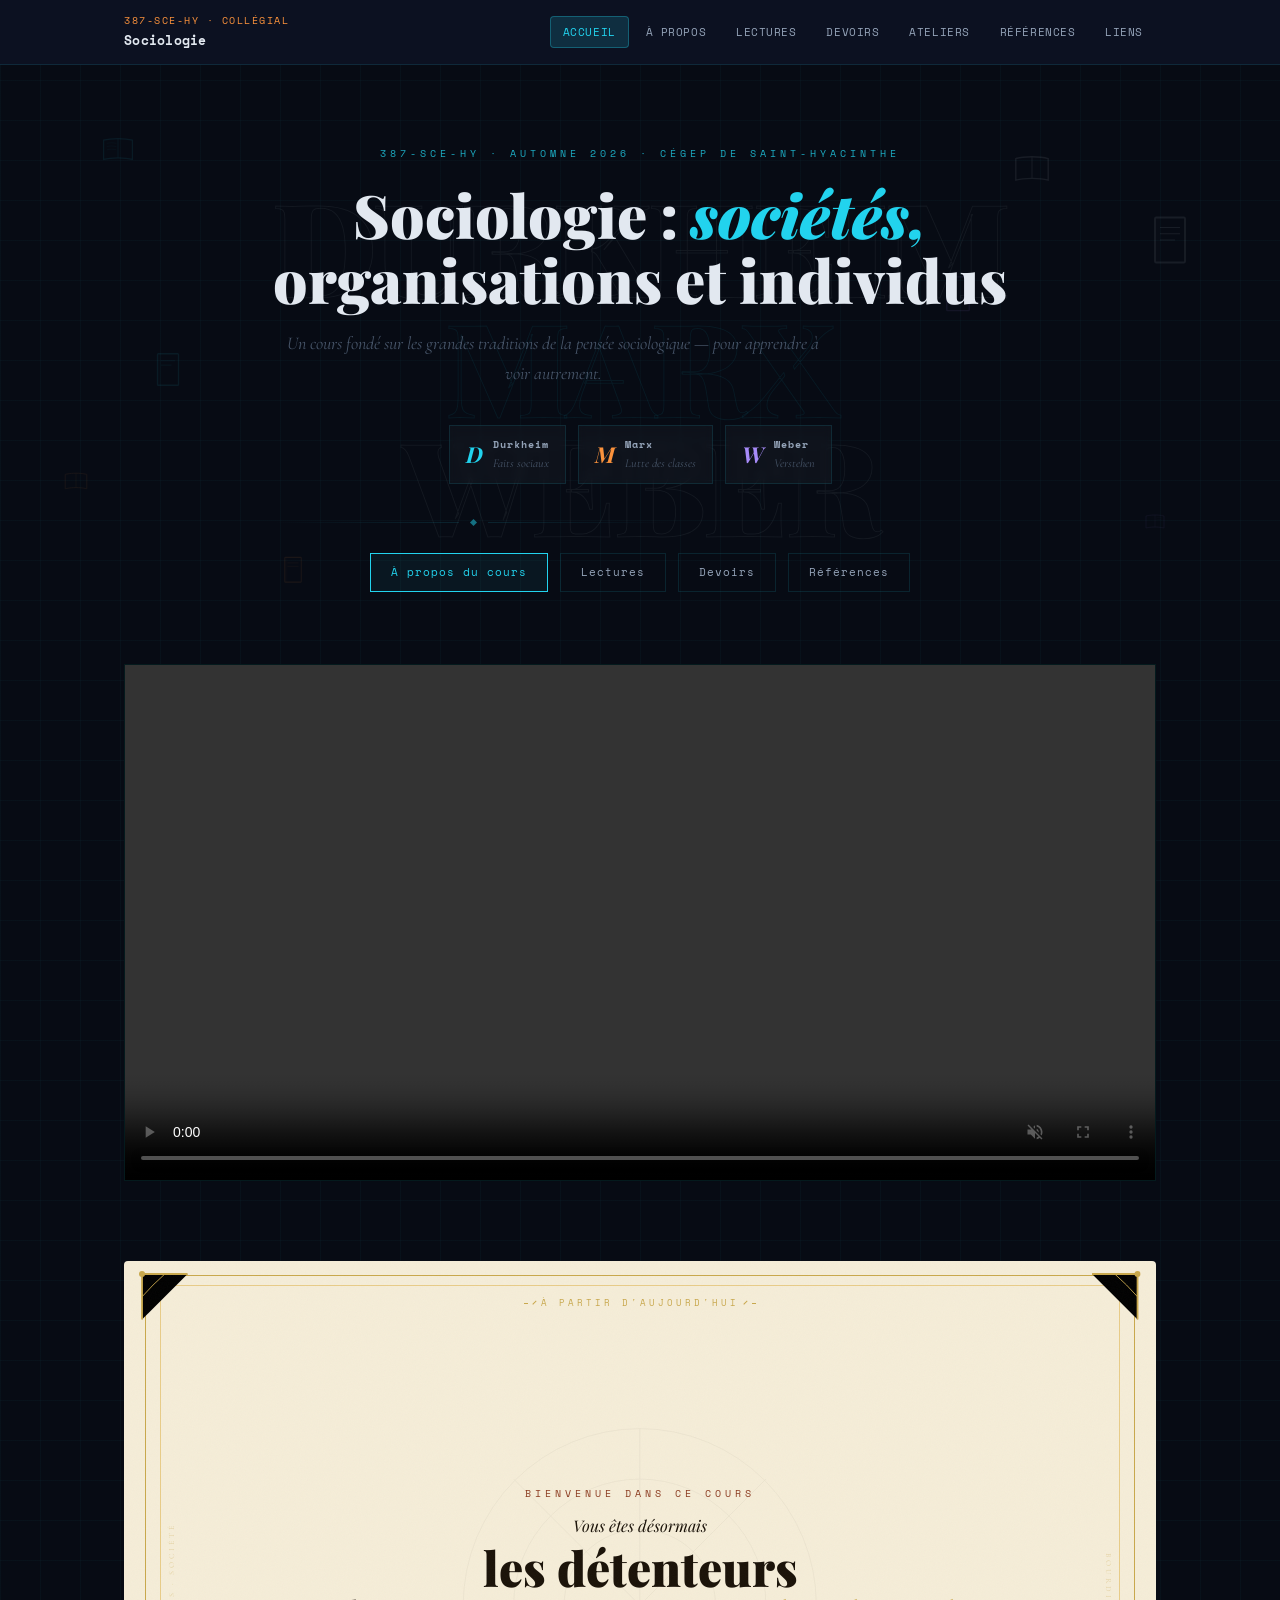
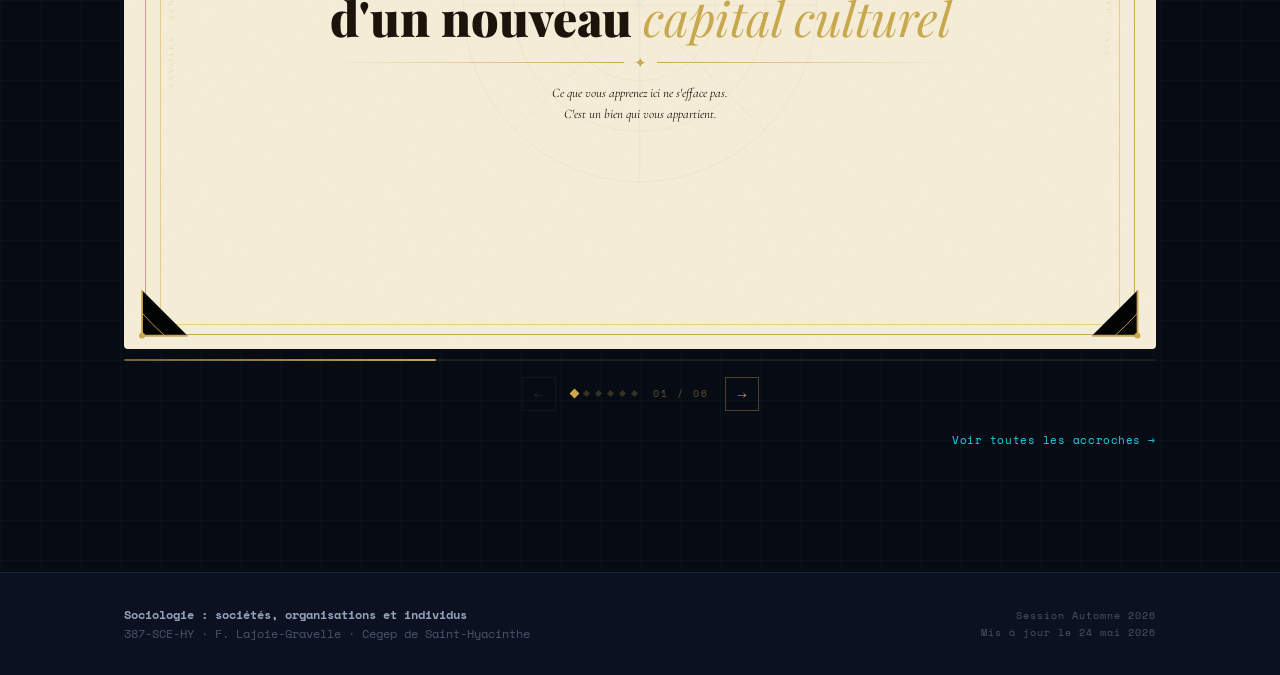
<file: index.html>
<!DOCTYPE html>
<html lang="fr">
<head>
  <meta charset="UTF-8">
  <meta name="viewport" content="width=device-width, initial-scale=1.0">
  <title>387-SCE-HY · Sociologie : sociétés, organisations et individus</title>
  <link rel="preconnect" href="https://fonts.googleapis.com">
  <link rel="preconnect" href="https://fonts.gstatic.com" crossorigin>
  <link href="https://fonts.googleapis.com/css2?family=Space+Mono:ital,wght@0,400;0,700;1,400&family=Inter:wght@400;500;600;700&family=Playfair+Display:ital,wght@0,400;0,700;0,900;1,400;1,700&family=Cormorant+Garamond:ital,wght@0,300;0,400;0,600;1,300;1,400&display=swap" rel="stylesheet">
  <link rel="stylesheet" href="css/style.css">
  <style>
    /* ── FOUNDERS HERO ── */
    .founders-hero {
      position: relative;
      overflow: hidden;
      padding: 80px 40px 72px;
      display: flex;
      flex-direction: column;
      align-items: center;
      justify-content: center;
      min-height: 480px;
      text-align: center;
    }

    /* Ghost names in background */
    .fh-ghost {
      position: absolute;
      inset: 0;
      display: flex;
      flex-direction: column;
      align-items: center;
      justify-content: center;
      gap: 0;
      pointer-events: none;
      user-select: none;
      z-index: 0;
    }
    .fh-ghost-name {
      font-family: 'Playfair Display', serif;
      font-weight: 900;
      font-size: clamp(52px, 11vw, 130px);
      line-height: 0.92;
      letter-spacing: -0.02em;
      color: transparent;
      -webkit-text-stroke: 1px rgba(226, 232, 240, 0.06);
      white-space: nowrap;
    }
    .fh-ghost-name:nth-child(2) {
      -webkit-text-stroke: 1px rgba(34, 211, 238, 0.07);
    }

    /* Floating books */
    .fh-books {
      position: absolute;
      inset: 0;
      pointer-events: none;
      z-index: 1;
    }
    .fh-book {
      position: absolute;
      opacity: 0.08;
      animation: fhFloat linear infinite;
    }
    .fh-book:nth-child(1)  { width: 32px; top: 12%; left: 8%;  animation-duration: 18s; animation-delay: 0s; }
    .fh-book:nth-child(2)  { width: 24px; top: 68%; left: 5%;  animation-duration: 22s; animation-delay: -6s; }
    .fh-book:nth-child(3)  { width: 40px; top: 25%; right: 7%; animation-duration: 20s; animation-delay: -3s; }
    .fh-book:nth-child(4)  { width: 20px; top: 75%; right: 9%; animation-duration: 16s; animation-delay: -9s; }
    .fh-book:nth-child(5)  { width: 28px; top: 48%; left: 12%; animation-duration: 24s; animation-delay: -12s; }
    .fh-book:nth-child(6)  { width: 36px; top: 15%; right: 18%; animation-duration: 19s; animation-delay: -5s; }
    .fh-book:nth-child(7)  { width: 22px; top: 82%; left: 22%; animation-duration: 21s; animation-delay: -8s; }
    .fh-book:nth-child(8)  { width: 30px; top: 35%; right: 24%; animation-duration: 17s; animation-delay: -14s; }
    @keyframes fhFloat {
      0%   { transform: translateY(0px) rotate(-4deg); }
      33%  { transform: translateY(-12px) rotate(2deg); }
      66%  { transform: translateY(-5px) rotate(-6deg); }
      100% { transform: translateY(0px) rotate(-4deg); }
    }

    /* Foreground content */
    .fh-content {
      position: relative;
      z-index: 2;
    }
    .fh-label {
      font-family: 'Space Mono', monospace;
      font-size: 10px;
      letter-spacing: 4px;
      text-transform: uppercase;
      color: var(--cyan);
      margin-bottom: 20px;
      opacity: 0.8;
    }
    .fh-title {
      font-family: 'Playfair Display', serif;
      font-size: clamp(28px, 5.5vw, 60px);
      font-weight: 900;
      line-height: 1.08;
      color: var(--text);
      margin-bottom: 16px;
    }
    .fh-title em {
      font-style: italic;
      color: var(--cyan);
    }
    .fh-subtitle {
      font-family: 'Cormorant Garamond', serif;
      font-size: clamp(14px, 1.8vw, 18px);
      font-style: italic;
      color: var(--text-3);
      margin-bottom: 36px;
      max-width: 560px;
    }

    /* Founder chips */
    .fh-founders {
      display: flex;
      gap: 12px;
      justify-content: center;
      flex-wrap: wrap;
      margin-bottom: 36px;
    }
    .fh-chip {
      display: flex;
      align-items: center;
      gap: 10px;
      border: 1px solid var(--border);
      background: rgba(255,255,255,0.03);
      padding: 10px 16px;
      backdrop-filter: blur(4px);
    }
    .fh-chip-initial {
      font-family: 'Playfair Display', serif;
      font-size: 22px;
      font-weight: 700;
      font-style: italic;
      line-height: 1;
    }
    .fh-chip-info {
      text-align: left;
    }
    .fh-chip-name {
      font-family: 'Space Mono', monospace;
      font-size: 10px;
      font-weight: 700;
      letter-spacing: 1px;
      color: var(--text-2);
    }
    .fh-chip-concept {
      font-family: 'Cormorant Garamond', serif;
      font-size: 12px;
      font-style: italic;
      color: var(--text-3);
    }
    .fh-chip.durkheim .fh-chip-initial { color: #22d3ee; }
    .fh-chip.marx     .fh-chip-initial { color: #fb923c; }
    .fh-chip.weber    .fh-chip-initial { color: #a78bfa; }

    /* Divider line */
    .fh-divider {
      display: flex;
      align-items: center;
      gap: 12px;
      width: 100%;
      max-width: 400px;
    }
    .fh-line {
      flex: 1;
      height: 1px;
      background: linear-gradient(to right, transparent, var(--border));
    }
    .fh-line.r {
      background: linear-gradient(to left, transparent, var(--border));
    }
    .fh-diamond {
      width: 5px;
      height: 5px;
      background: var(--cyan);
      transform: rotate(45deg);
      opacity: 0.5;
    }

    /* Nav CTA buttons */
    .fh-nav {
      display: flex;
      gap: 12px;
      justify-content: center;
      flex-wrap: wrap;
      margin-top: 28px;
    }
    .fh-btn {
      font-family: 'Space Mono', monospace;
      font-size: 11px;
      letter-spacing: 1px;
      padding: 9px 20px;
      border: 1px solid var(--border);
      color: var(--text-2);
      text-decoration: none;
      transition: all 0.2s;
    }
    .fh-btn:hover {
      border-color: var(--cyan);
      color: var(--cyan);
      background: rgba(34, 211, 238, 0.05);
    }
    .fh-btn.primary {
      border-color: var(--cyan);
      color: var(--cyan);
      background: rgba(34, 211, 238, 0.06);
    }
    .fh-btn.primary:hover {
      background: rgba(34, 211, 238, 0.14);
    }

    /* ── VIDEO SECTION ── */
    .hero-video-wrap {
      position: relative;
      width: 100%;
      border: 1px solid var(--border);
      background: #000;
      overflow: hidden;
    }
    .hero-video-wrap video {
      width: 100%;
      display: block;
      height: auto;
    }
    .hero-video-corner {
      position: absolute;
      width: 20px;
      height: 20px;
      pointer-events: none;
    }
    .hero-video-corner::before,
    .hero-video-corner::after {
      content: '';
      position: absolute;
      background: var(--cyan);
    }
    .hero-video-corner::before { width: 100%; height: 1px; top: 0; left: 0; }
    .hero-video-corner::after  { width: 1px; height: 100%; top: 0; left: 0; }
    .hvc-tl { top: -1px; left: -1px; }
    .hvc-tr { top: -1px; right: -1px; transform: scaleX(-1); }
    .hvc-bl { bottom: -1px; left: -1px; transform: scaleY(-1); }
    .hvc-br { bottom: -1px; right: -1px; transform: scale(-1,-1); }

    /* ── CAROUSEL HOMEPAGE ── */
    .acc-home-wrap {
      position: relative;
      width: 100%;
      overflow: hidden;
      border-radius: 4px;
    }
    .acc-home-slides {
      display: flex;
      transition: transform 0.7s cubic-bezier(.77,0,.18,1);
    }
    .acc-home-card {
      min-width: 100%;
      display: flex;
      align-items: center;
      justify-content: center;
    }
    .acc-home-frame {
      position: relative;
      width: 100%;
      aspect-ratio: 3 / 2;
      display: flex;
      flex-direction: column;
      align-items: center;
      justify-content: center;
      overflow: hidden;
    }
    .acc-home-frame::before {
      content: '';
      position: absolute; inset: 0;
      background-image: url("data:image/svg+xml,%3Csvg viewBox='0 0 200 200' xmlns='http://www.w3.org/2000/svg'%3E%3Cfilter id='n'%3E%3CfeTurbulence type='fractalNoise' baseFrequency='0.75' numOctaves='4' stitchTiles='stitch'/%3E%3C/filter%3E%3Crect width='100%25' height='100%25' filter='url(%23n)' opacity='0.08'/%3E%3C/svg%3E");
      background-size: 180px; opacity: 0.4; z-index: 10; pointer-events: none;
    }
    .ah-bord-out { position:absolute; inset:2%;   border:1.5px solid; z-index:5; pointer-events:none; }
    .ah-bord-in  { position:absolute; inset:3.5%; border:0.5px solid; z-index:5; pointer-events:none; }
    .ah-corner { position:absolute; width:5%; aspect-ratio:1; z-index:6; }
    .ah-corner svg { width:100%; height:100%; }
    .ah-c-tl { top:1.5%;    left:1.5%; }
    .ah-c-tr { top:1.5%;    right:1.5%; transform:scaleX(-1); }
    .ah-c-bl { bottom:1.5%; left:1.5%; transform:scaleY(-1); }
    .ah-c-br { bottom:1.5%; right:1.5%; transform:scale(-1,-1); }
    .ah-rule-top {
      position:absolute; top:5%; left:50%; transform:translateX(-50%);
      display:flex; align-items:center; gap:6px; z-index:7;
    }
    .ah-rl { width:clamp(30px,7%,60px); height:0.5px; }
    .ah-rd { width:5px; height:5px; transform:rotate(45deg); }
    .ah-rt { font-size:clamp(7px,1vw,9px); letter-spacing:3px; text-transform:uppercase; white-space:nowrap; font-family:'Space Mono',monospace; }
    .ah-side {
      position:absolute; left:4%; top:50%; transform:translateY(-50%) rotate(180deg);
      font-size:clamp(6px,0.9vw,8px); letter-spacing:3px; text-transform:uppercase;
      writing-mode:vertical-lr; opacity:0.4; z-index:7; font-family:'Cormorant Garamond',serif;
    }
    .ah-side-r { left:auto; right:4%; transform:translateY(-50%); }
    .ah-bg-geo { position:absolute; inset:0; display:flex; align-items:center; justify-content:center; z-index:1; }
    .ah-bg-geo svg { width:55%; height:55%; }
    .ah-content { position:relative; z-index:8; text-align:center; padding:0 12%; }
    .ah-eyebrow  { font-size:clamp(7px,1vw,10px); letter-spacing:4px; text-transform:uppercase; margin-bottom:clamp(8px,1.5%,18px); font-family:'Space Mono',monospace; }
    .ah-pre      { font-family:'Playfair Display',serif; font-size:clamp(11px,1.8vw,16px); font-style:italic; opacity:0.55; margin-bottom:3px; }
    .ah-main     { font-family:'Playfair Display',serif; line-height:1.05; }
    .ah-xl  { font-size:clamp(22px,5.5vw,48px); font-weight:900; }
    .ah-lg  { font-size:clamp(19px,4.5vw,40px); font-weight:900; }
    .ah-ia  { font-weight:400; font-style:italic; }
    .ah-divider { display:flex; align-items:center; justify-content:center; gap:10px; margin:clamp(6px,1.2%,14px) 0; }
    .ah-dl  { flex:1; height:0.5px; }
    .ah-dl.l { background:linear-gradient(to right, transparent, currentColor); }
    .ah-dl.r { background:linear-gradient(to left, transparent, currentColor); }
    .ah-orn  { font-size:clamp(10px,1.6vw,15px); }
    .ah-sub  { font-family:'Cormorant Garamond',serif; font-size:clamp(10px,1.4vw,13px); font-style:italic; opacity:0.5; line-height:1.6; }

    /* Themes */
    .aht1 .acc-home-frame { background:#f5edd8; } .aht1 .ah-bord-out { border-color:#c9a84c; } .aht1 .ah-bord-in { border-color:#e8cc88; } .aht1 .ah-rl,.aht1 .ah-rd { background:#c9a84c; } .aht1 .ah-rt,.aht1 .ah-side,.aht1 .ah-side-r { color:#c9a84c; } .aht1 .ah-eyebrow { color:#8b3a1e; } .aht1 .ah-pre,.aht1 .ah-main { color:#1a1208; } .aht1 .ah-ia { color:#c9a84c; } .aht1 .ah-dl,.aht1 .ah-orn { color:#c9a84c; } .aht1 .ah-sub { color:#1a1208; } .aht1 .ah-bg-geo svg { opacity:0.06; } .aht1 .ah-bg-geo path,.aht1 .ah-bg-geo circle,.aht1 .ah-bg-geo line,.aht1 .ah-bg-geo polygon { stroke:#1a1208; fill:none; }
    .aht2 .acc-home-frame { background:#1c2434; } .aht2 .ah-bord-out { border-color:#a0b4c8; } .aht2 .ah-bord-in { border-color:rgba(160,180,200,0.3); } .aht2 .ah-rl,.aht2 .ah-rd { background:#a0b4c8; } .aht2 .ah-rt,.aht2 .ah-side,.aht2 .ah-side-r { color:#a0b4c8; } .aht2 .ah-eyebrow { color:#7fb3d3; } .aht2 .ah-pre,.aht2 .ah-main { color:#e8eef4; } .aht2 .ah-ia { color:#7fb3d3; } .aht2 .ah-dl,.aht2 .ah-orn { color:#a0b4c8; } .aht2 .ah-sub { color:#e8eef4; } .aht2 .ah-bg-geo svg { opacity:0.08; } .aht2 .ah-bg-geo path,.aht2 .ah-bg-geo circle,.aht2 .ah-bg-geo line,.aht2 .ah-bg-geo polygon { stroke:#e8eef4; fill:none; }
    .aht3 .acc-home-frame { background:#2a0e14; } .aht3 .ah-bord-out { border-color:#c8856a; } .aht3 .ah-bord-in { border-color:rgba(200,133,106,0.3); } .aht3 .ah-rl,.aht3 .ah-rd { background:#c8856a; } .aht3 .ah-rt,.aht3 .ah-side,.aht3 .ah-side-r { color:#c8856a; } .aht3 .ah-eyebrow { color:#e8a98a; } .aht3 .ah-pre,.aht3 .ah-main { color:#f5e8df; } .aht3 .ah-ia { color:#e8856a; } .aht3 .ah-dl,.aht3 .ah-orn { color:#c8856a; } .aht3 .ah-sub { color:#f5e8df; } .aht3 .ah-bg-geo svg { opacity:0.07; } .aht3 .ah-bg-geo path,.aht3 .ah-bg-geo circle,.aht3 .ah-bg-geo line,.aht3 .ah-bg-geo polygon { stroke:#f5e8df; fill:none; }
    .aht4 .acc-home-frame { background:#f0f3ec; } .aht4 .ah-bord-out { border-color:#4a6741; } .aht4 .ah-bord-in { border-color:rgba(74,103,65,0.3); } .aht4 .ah-rl,.aht4 .ah-rd { background:#4a6741; } .aht4 .ah-rt,.aht4 .ah-side,.aht4 .ah-side-r { color:#4a6741; } .aht4 .ah-eyebrow { color:#3a5432; } .aht4 .ah-pre,.aht4 .ah-main { color:#1c2818; } .aht4 .ah-ia { color:#4a6741; } .aht4 .ah-dl,.aht4 .ah-orn { color:#4a6741; } .aht4 .ah-sub { color:#1c2818; } .aht4 .ah-bg-geo svg { opacity:0.07; } .aht4 .ah-bg-geo path,.aht4 .ah-bg-geo circle,.aht4 .ah-bg-geo line,.aht4 .ah-bg-geo polygon { stroke:#1c2818; fill:none; }
    .aht5 .acc-home-frame { background:#0d0d0d; } .aht5 .ah-bord-out { border-color:#e8e0d0; } .aht5 .ah-bord-in { border-color:rgba(232,224,208,0.2); } .aht5 .ah-rl,.aht5 .ah-rd { background:#e8e0d0; } .aht5 .ah-rt,.aht5 .ah-side,.aht5 .ah-side-r { color:#e8e0d0; } .aht5 .ah-eyebrow { color:#d4c9b0; } .aht5 .ah-pre,.aht5 .ah-main { color:#f4f0e8; } .aht5 .ah-ia { color:#d4c9b0; } .aht5 .ah-dl,.aht5 .ah-orn { color:#e8e0d0; } .aht5 .ah-sub { color:#f4f0e8; } .aht5 .ah-bg-geo svg { opacity:0.07; } .aht5 .ah-bg-geo path,.aht5 .ah-bg-geo circle,.aht5 .ah-bg-geo line,.aht5 .ah-bg-geo polygon { stroke:#f4f0e8; fill:none; }
    .aht6 .acc-home-frame { background:#f7f0e6; } .aht6 .ah-bord-out { border-color:#b55e2a; } .aht6 .ah-bord-in { border-color:rgba(181,94,42,0.3); } .aht6 .ah-rl,.aht6 .ah-rd { background:#b55e2a; } .aht6 .ah-rt,.aht6 .ah-side,.aht6 .ah-side-r { color:#b55e2a; } .aht6 .ah-eyebrow { color:#8b3a10; } .aht6 .ah-pre,.aht6 .ah-main { color:#2a1a0e; } .aht6 .ah-ia { color:#b55e2a; } .aht6 .ah-dl,.aht6 .ah-orn { color:#b55e2a; } .aht6 .ah-sub { color:#2a1a0e; } .aht6 .ah-bg-geo svg { opacity:0.06; } .aht6 .ah-bg-geo path,.aht6 .ah-bg-geo circle,.aht6 .ah-bg-geo line,.aht6 .ah-bg-geo polygon { stroke:#2a1a0e; fill:none; }

    /* Entrance animation */
    .acc-home-card.entering .ah-content > * { animation: ahSlideUp 0.65s cubic-bezier(.16,1,.3,1) both; }
    .acc-home-card.entering .ah-eyebrow { animation-delay:.05s; }
    .acc-home-card.entering .ah-pre     { animation-delay:.15s; }
    .acc-home-card.entering .ah-main    { animation-delay:.25s; }
    .acc-home-card.entering .ah-divider { animation-delay:.35s; }
    .acc-home-card.entering .ah-sub     { animation-delay:.42s; }
    @keyframes ahSlideUp { from{opacity:0;transform:translateY(14px)} to{opacity:1;transform:translateY(0)} }

    /* Nav controls */
    .acc-home-nav { display:flex; align-items:center; gap:16px; margin-top:16px; justify-content:center; }
    .ah-btn {
      width:34px; height:34px; border:1px solid rgba(201,168,76,0.35);
      background:transparent; color:#c9a84c; cursor:pointer; font-size:15px;
      display:flex; align-items:center; justify-content:center; transition:all 0.2s;
      font-family:'Cormorant Garamond',serif;
    }
    .ah-btn:hover { background:rgba(201,168,76,0.12); border-color:#c9a84c; }
    .ah-btn:disabled { opacity:0.2; cursor:default; }
    .ah-dots { display:flex; gap:7px; align-items:center; }
    .ah-dot { width:5px; height:5px; background:rgba(201,168,76,0.25); cursor:pointer; transition:all 0.3s; transform:rotate(45deg); }
    .ah-dot.active { background:#c9a84c; transform:rotate(45deg) scale(1.4); }
    .ah-counter { font-family:'Space Mono',monospace; font-size:10px; letter-spacing:2px; color:rgba(201,168,76,0.45); }

    /* Progress */
    .acc-home-prog-wrap { height:2px; background:rgba(201,168,76,0.1); margin-top:10px; border-radius:1px; overflow:hidden; }
    .acc-home-prog { height:100%; background:linear-gradient(90deg,rgba(201,168,76,0.5),#c9a84c); border-radius:1px; width:0%; }

    @media (max-width:600px) { .ah-side,.ah-side-r { display:none; } }
    @media (max-width:640px) {
      .founders-hero { padding: 56px 20px 52px; min-height: 360px; }
      .fh-chip { padding: 8px 12px; gap: 8px; }
    }
  </style>
</head>
<body>

  <!-- HEADER -->
  <header class="site-header">
    <div class="header-inner">
      <div class="site-brand">
        <span class="code">387-SCE-HY · Collégial</span>
        <span class="name">Sociologie</span>
      </div>
      <nav class="site-nav">
        <a href="index.html" class="active">Accueil</a>
        <a href="apropos.html">À propos</a>
        <a href="lectures.html">Lectures</a>
        <a href="devoirs.html">Devoirs</a>
        <a href="ateliers.html">Ateliers</a>
        <a href="references.html">Références</a>
        <a href="liens.html">Liens</a>
      </nav>
      <button class="nav-toggle" aria-label="Menu">
        <span></span><span></span><span></span>
      </button>
    </div>
  </header>

  <!-- FOUNDERS HERO -->
  <div class="founders-hero">

    <!-- Ghost background names -->
    <div class="fh-ghost" aria-hidden="true">
      <span class="fh-ghost-name">DURKHEIM</span>
      <span class="fh-ghost-name">MARX</span>
      <span class="fh-ghost-name">WEBER</span>
    </div>

    <!-- Floating books -->
    <div class="fh-books" aria-hidden="true">
      <!-- book SVG: simple open book silhouette -->
      <svg class="fh-book" viewBox="0 0 40 32" fill="none" xmlns="http://www.w3.org/2000/svg"><path d="M2 4C2 4 9 2 20 2C31 2 38 4 38 4V28C38 28 31 26 20 26C9 26 2 28 2 28V4Z" stroke="#22d3ee" stroke-width="1.5"/><line x1="20" y1="2" x2="20" y2="26" stroke="#22d3ee" stroke-width="1"/><path d="M6 8C10 7 14 7 18 8M6 12C10 11 14 11 18 12M6 16C10 15 14 15 18 16" stroke="#22d3ee" stroke-width="0.8" opacity="0.6"/></svg>
      <svg class="fh-book" viewBox="0 0 40 32" fill="none" xmlns="http://www.w3.org/2000/svg"><path d="M2 4C2 4 9 2 20 2C31 2 38 4 38 4V28C38 28 31 26 20 26C9 26 2 28 2 28V4Z" stroke="#fb923c" stroke-width="1.5"/><line x1="20" y1="2" x2="20" y2="26" stroke="#fb923c" stroke-width="1"/></svg>
      <svg class="fh-book" viewBox="0 0 32 40" fill="none" xmlns="http://www.w3.org/2000/svg"><rect x="4" y="2" width="24" height="36" rx="1" stroke="#e2e8f0" stroke-width="1.5"/><line x1="8" y1="10" x2="24" y2="10" stroke="#e2e8f0" stroke-width="0.8"/><line x1="8" y1="15" x2="24" y2="15" stroke="#e2e8f0" stroke-width="0.8"/><line x1="8" y1="20" x2="20" y2="20" stroke="#e2e8f0" stroke-width="0.8"/><rect x="4" y="2" width="4" height="36" fill="#e2e8f0" opacity="0.15"/></svg>
      <svg class="fh-book" viewBox="0 0 40 32" fill="none" xmlns="http://www.w3.org/2000/svg"><path d="M2 4C2 4 9 2 20 2C31 2 38 4 38 4V28C38 28 31 26 20 26C9 26 2 28 2 28V4Z" stroke="#a78bfa" stroke-width="1.5"/><line x1="20" y1="2" x2="20" y2="26" stroke="#a78bfa" stroke-width="1"/><path d="M22 8C26 7 30 7 34 8M22 12C26 11 30 11 34 12" stroke="#a78bfa" stroke-width="0.8" opacity="0.6"/></svg>
      <svg class="fh-book" viewBox="0 0 32 40" fill="none" xmlns="http://www.w3.org/2000/svg"><rect x="4" y="2" width="24" height="36" rx="1" stroke="#22d3ee" stroke-width="1.5"/><line x1="8" y1="10" x2="24" y2="10" stroke="#22d3ee" stroke-width="0.8"/><line x1="8" y1="15" x2="20" y2="15" stroke="#22d3ee" stroke-width="0.8"/><rect x="4" y="2" width="4" height="36" fill="#22d3ee" opacity="0.15"/></svg>
      <svg class="fh-book" viewBox="0 0 40 32" fill="none" xmlns="http://www.w3.org/2000/svg"><path d="M2 4C2 4 9 2 20 2C31 2 38 4 38 4V28C38 28 31 26 20 26C9 26 2 28 2 28V4Z" stroke="#e2e8f0" stroke-width="1.5"/><line x1="20" y1="2" x2="20" y2="26" stroke="#e2e8f0" stroke-width="1"/></svg>
      <svg class="fh-book" viewBox="0 0 32 40" fill="none" xmlns="http://www.w3.org/2000/svg"><rect x="4" y="2" width="24" height="36" rx="1" stroke="#fb923c" stroke-width="1.5"/><line x1="8" y1="10" x2="24" y2="10" stroke="#fb923c" stroke-width="0.8"/><line x1="8" y1="15" x2="24" y2="15" stroke="#fb923c" stroke-width="0.8"/><rect x="4" y="2" width="4" height="36" fill="#fb923c" opacity="0.15"/></svg>
      <svg class="fh-book" viewBox="0 0 32 40" fill="none" xmlns="http://www.w3.org/2000/svg"><rect x="4" y="2" width="24" height="36" rx="1" stroke="#a78bfa" stroke-width="1.5"/><rect x="4" y="2" width="4" height="36" fill="#a78bfa" opacity="0.15"/></svg>
    </div>

    <!-- Foreground content -->
    <div class="fh-content">
      <p class="fh-label">387-SCE-HY · Automne 2026 · Cégep de Saint-Hyacinthe</p>
      <h1 class="fh-title">Sociologie : <em>sociétés,</em><br>organisations et individus</h1>
      <p class="fh-subtitle">Un cours fondé sur les grandes traditions de la pensée sociologique — pour apprendre à voir autrement.</p>

      <div class="fh-founders">
        <div class="fh-chip durkheim">
          <span class="fh-chip-initial">D</span>
          <div class="fh-chip-info">
            <div class="fh-chip-name">Durkheim</div>
            <div class="fh-chip-concept">Faits sociaux</div>
          </div>
        </div>
        <div class="fh-chip marx">
          <span class="fh-chip-initial">M</span>
          <div class="fh-chip-info">
            <div class="fh-chip-name">Marx</div>
            <div class="fh-chip-concept">Lutte des classes</div>
          </div>
        </div>
        <div class="fh-chip weber">
          <span class="fh-chip-initial">W</span>
          <div class="fh-chip-info">
            <div class="fh-chip-name">Weber</div>
            <div class="fh-chip-concept">Verstehen</div>
          </div>
        </div>
      </div>

      <div class="fh-divider">
        <div class="fh-line"></div>
        <div class="fh-diamond"></div>
        <div class="fh-line r"></div>
      </div>

      <div class="fh-nav">
        <a href="apropos.html" class="fh-btn primary">À propos du cours</a>
        <a href="lectures.html" class="fh-btn">Lectures</a>
        <a href="devoirs.html" class="fh-btn">Devoirs</a>
        <a href="references.html" class="fh-btn">Références</a>
      </div>
    </div>
  </div>

  <!-- VIDEO -->
  <div class="section" style="padding-top: 0;">
    <div class="hero-video-wrap">
      <div class="hero-video-corner hvc-tl"></div>
      <div class="hero-video-corner hvc-tr"></div>
      <div class="hero-video-corner hvc-bl"></div>
      <div class="hero-video-corner hvc-br"></div>
      <video
        autoplay
        muted
        loop
        playsinline
        controls
        src="videos/accroche-cours.mp4"
        aria-label="Vidéo de présentation du cours de sociologie"
      ></video>
    </div>
  </div>

  <!-- ACCROCHES CAROUSEL -->
  <div class="section" style="padding-top: 40px;">

    <div class="acc-home-wrap">
      <div class="acc-home-slides" id="ah-slides">

        <!-- 1 -->
        <div class="acc-home-card aht1 entering">
          <div class="acc-home-frame">
            <div class="ah-bg-geo"><svg viewBox="0 0 300 300"><circle cx="150" cy="150" r="140" stroke-width="0.5"/><circle cx="150" cy="150" r="100" stroke-width="0.5"/><circle cx="150" cy="150" r="60" stroke-width="0.5"/><line x1="10" y1="150" x2="290" y2="150" stroke-width="0.5"/><line x1="150" y1="10" x2="150" y2="290" stroke-width="0.5"/><line x1="50" y1="50" x2="250" y2="250" stroke-width="0.5"/><line x1="250" y1="50" x2="50" y2="250" stroke-width="0.5"/></svg></div>
            <div class="ah-bord-out"></div><div class="ah-bord-in"></div>
            <div class="ah-corner ah-c-tl"><svg viewBox="0 0 34 34"><path d="M2 32 L2 2 L32 2" stroke="#c9a84c" stroke-width="1.2"/><path d="M2 17 Q9 9 17 2" stroke="#c9a84c" stroke-width="0.6"/><circle cx="2" cy="2" r="2" fill="#c9a84c"/></svg></div>
            <div class="ah-corner ah-c-tr"><svg viewBox="0 0 34 34"><path d="M2 32 L2 2 L32 2" stroke="#c9a84c" stroke-width="1.2"/><path d="M2 17 Q9 9 17 2" stroke="#c9a84c" stroke-width="0.6"/><circle cx="2" cy="2" r="2" fill="#c9a84c"/></svg></div>
            <div class="ah-corner ah-c-bl"><svg viewBox="0 0 34 34"><path d="M2 32 L2 2 L32 2" stroke="#c9a84c" stroke-width="1.2"/><path d="M2 17 Q9 9 17 2" stroke="#c9a84c" stroke-width="0.6"/><circle cx="2" cy="2" r="2" fill="#c9a84c"/></svg></div>
            <div class="ah-corner ah-c-br"><svg viewBox="0 0 34 34"><path d="M2 32 L2 2 L32 2" stroke="#c9a84c" stroke-width="1.2"/><path d="M2 17 Q9 9 17 2" stroke="#c9a84c" stroke-width="0.6"/><circle cx="2" cy="2" r="2" fill="#c9a84c"/></svg></div>
            <div class="ah-rule-top"><div class="ah-rl" style="background:#c9a84c"></div><div class="ah-rd" style="background:#c9a84c"></div><span class="ah-rt" style="color:#c9a84c">À partir d'aujourd'hui</span><div class="ah-rd" style="background:#c9a84c"></div><div class="ah-rl" style="background:#c9a84c"></div></div>
            <div class="ah-side" style="color:#c9a84c">Savoirs · Sens · Société</div>
            <div class="ah-side ah-side-r" style="color:#c9a84c">Bourdieu · 1979</div>
            <div class="ah-content">
              <p class="ah-eyebrow">Bienvenue dans ce cours</p>
              <p class="ah-pre">Vous êtes désormais</p>
              <h2 class="ah-main ah-xl">les détenteurs<br>d'un nouveau <span class="ah-ia">capital culturel</span></h2>
              <div class="ah-divider"><div class="ah-dl l"></div><span class="ah-orn">✦</span><div class="ah-dl r"></div></div>
              <p class="ah-sub">Ce que vous apprenez ici ne s'efface pas.<br>C'est un bien qui vous appartient.</p>
            </div>
          </div>
        </div>

        <!-- 2 -->
        <div class="acc-home-card aht2">
          <div class="acc-home-frame">
            <div class="ah-bg-geo"><svg viewBox="0 0 300 300"><rect x="20" y="20" width="260" height="260" stroke-width="0.5"/><rect x="60" y="60" width="180" height="180" stroke-width="0.5"/><rect x="100" y="100" width="100" height="100" stroke-width="0.5"/><line x1="20" y1="20" x2="280" y2="280" stroke-width="0.5"/><line x1="280" y1="20" x2="20" y2="280" stroke-width="0.5"/><line x1="150" y1="20" x2="150" y2="280" stroke-width="0.5"/><line x1="20" y1="150" x2="280" y2="150" stroke-width="0.5"/></svg></div>
            <div class="ah-bord-out"></div><div class="ah-bord-in"></div>
            <div class="ah-corner ah-c-tl"><svg viewBox="0 0 34 34"><path d="M2 32 L2 2 L32 2" stroke="#a0b4c8" stroke-width="1.2"/><path d="M2 17 Q9 9 17 2" stroke="#a0b4c8" stroke-width="0.6"/><circle cx="2" cy="2" r="2" fill="#a0b4c8"/></svg></div>
            <div class="ah-corner ah-c-tr"><svg viewBox="0 0 34 34"><path d="M2 32 L2 2 L32 2" stroke="#a0b4c8" stroke-width="1.2"/><path d="M2 17 Q9 9 17 2" stroke="#a0b4c8" stroke-width="0.6"/><circle cx="2" cy="2" r="2" fill="#a0b4c8"/></svg></div>
            <div class="ah-corner ah-c-bl"><svg viewBox="0 0 34 34"><path d="M2 32 L2 2 L32 2" stroke="#a0b4c8" stroke-width="1.2"/><path d="M2 17 Q9 9 17 2" stroke="#a0b4c8" stroke-width="0.6"/><circle cx="2" cy="2" r="2" fill="#a0b4c8"/></svg></div>
            <div class="ah-corner ah-c-br"><svg viewBox="0 0 34 34"><path d="M2 32 L2 2 L32 2" stroke="#a0b4c8" stroke-width="1.2"/><path d="M2 17 Q9 9 17 2" stroke="#a0b4c8" stroke-width="0.6"/><circle cx="2" cy="2" r="2" fill="#a0b4c8"/></svg></div>
            <div class="ah-rule-top"><div class="ah-rl" style="background:#a0b4c8"></div><div class="ah-rd" style="background:#a0b4c8"></div><span class="ah-rt" style="color:#a0b4c8">Acte de résistance nº 1</span><div class="ah-rd" style="background:#a0b4c8"></div><div class="ah-rl" style="background:#a0b4c8"></div></div>
            <div class="ah-side" style="color:#a0b4c8">Penser · Questionner · Agir</div>
            <div class="ah-side ah-side-r" style="color:#a0b4c8">Freire · 1968</div>
            <div class="ah-content">
              <p class="ah-eyebrow" style="color:#7fb3d3">Méditez sur ça</p>
              <h2 class="ah-main ah-lg" style="color:#e8eef4">Réfléchir est<br><span class="ah-ia" style="color:#7fb3d3">résistance sociale</span></h2>
              <div class="ah-divider"><div class="ah-dl l" style="color:#a0b4c8"></div><span class="ah-orn" style="color:#a0b4c8">◈</span><div class="ah-dl r" style="color:#a0b4c8"></div></div>
              <p class="ah-sub" style="color:#e8eef4">Chaque pensée critique est un acte d'insoumission.</p>
            </div>
          </div>
        </div>

        <!-- 3 -->
        <div class="acc-home-card aht3">
          <div class="acc-home-frame">
            <div class="ah-bg-geo"><svg viewBox="0 0 300 300"><polygon points="150,15 285,225 15,225" stroke-width="0.5"/><polygon points="150,60 250,210 50,210" stroke-width="0.5"/><polygon points="150,105 215,200 85,200" stroke-width="0.5"/><circle cx="150" cy="150" r="130" stroke-width="0.5"/></svg></div>
            <div class="ah-bord-out"></div><div class="ah-bord-in"></div>
            <div class="ah-corner ah-c-tl"><svg viewBox="0 0 34 34"><path d="M2 32 L2 2 L32 2" stroke="#c8856a" stroke-width="1.2"/><path d="M2 17 Q9 9 17 2" stroke="#c8856a" stroke-width="0.6"/><circle cx="2" cy="2" r="2" fill="#c8856a"/></svg></div>
            <div class="ah-corner ah-c-tr"><svg viewBox="0 0 34 34"><path d="M2 32 L2 2 L32 2" stroke="#c8856a" stroke-width="1.2"/><path d="M2 17 Q9 9 17 2" stroke="#c8856a" stroke-width="0.6"/><circle cx="2" cy="2" r="2" fill="#c8856a"/></svg></div>
            <div class="ah-corner ah-c-bl"><svg viewBox="0 0 34 34"><path d="M2 32 L2 2 L32 2" stroke="#c8856a" stroke-width="1.2"/><path d="M2 17 Q9 9 17 2" stroke="#c8856a" stroke-width="0.6"/><circle cx="2" cy="2" r="2" fill="#c8856a"/></svg></div>
            <div class="ah-corner ah-c-br"><svg viewBox="0 0 34 34"><path d="M2 32 L2 2 L32 2" stroke="#c8856a" stroke-width="1.2"/><path d="M2 17 Q9 9 17 2" stroke="#c8856a" stroke-width="0.6"/><circle cx="2" cy="2" r="2" fill="#c8856a"/></svg></div>
            <div class="ah-rule-top"><div class="ah-rl" style="background:#c8856a"></div><div class="ah-rd" style="background:#c8856a"></div><span class="ah-rt" style="color:#c8856a">Vérité du jour</span><div class="ah-rd" style="background:#c8856a"></div><div class="ah-rl" style="background:#c8856a"></div></div>
            <div class="ah-side" style="color:#c8856a">Langage · Pouvoir · Identité</div>
            <div class="ah-side ah-side-r" style="color:#c8856a">Foucault · 1969</div>
            <div class="ah-content">
              <p class="ah-eyebrow" style="color:#e8a98a">Une évidence qui dérange</p>
              <h2 class="ah-main ah-lg" style="color:#f5e8df">Nommer le monde,<br>c'est <span class="ah-ia" style="color:#e8856a">déjà le transformer</span></h2>
              <div class="ah-divider"><div class="ah-dl l" style="color:#c8856a"></div><span class="ah-orn" style="color:#c8856a">❧</span><div class="ah-dl r" style="color:#c8856a"></div></div>
              <p class="ah-sub" style="color:#f5e8df">Le vocabulaire que vous acquérez est une forme de pouvoir.</p>
            </div>
          </div>
        </div>

        <!-- 4 -->
        <div class="acc-home-card aht4">
          <div class="acc-home-frame">
            <div class="ah-bg-geo"><svg viewBox="0 0 300 300"><circle cx="150" cy="150" r="130" stroke-width="0.5"/><circle cx="150" cy="150" r="90" stroke-width="0.5"/><circle cx="150" cy="150" r="50" stroke-width="0.5"/><path d="M150 20 Q230 80 230 150 Q230 220 150 280 Q70 220 70 150 Q70 80 150 20Z" stroke-width="0.5"/><line x1="20" y1="150" x2="280" y2="150" stroke-width="0.5"/><line x1="150" y1="20" x2="150" y2="280" stroke-width="0.5"/></svg></div>
            <div class="ah-bord-out"></div><div class="ah-bord-in"></div>
            <div class="ah-corner ah-c-tl"><svg viewBox="0 0 34 34"><path d="M2 32 L2 2 L32 2" stroke="#4a6741" stroke-width="1.2"/><path d="M2 17 Q9 9 17 2" stroke="#4a6741" stroke-width="0.6"/><circle cx="2" cy="2" r="2" fill="#4a6741"/></svg></div>
            <div class="ah-corner ah-c-tr"><svg viewBox="0 0 34 34"><path d="M2 32 L2 2 L32 2" stroke="#4a6741" stroke-width="1.2"/><path d="M2 17 Q9 9 17 2" stroke="#4a6741" stroke-width="0.6"/><circle cx="2" cy="2" r="2" fill="#4a6741"/></svg></div>
            <div class="ah-corner ah-c-bl"><svg viewBox="0 0 34 34"><path d="M2 32 L2 2 L32 2" stroke="#4a6741" stroke-width="1.2"/><path d="M2 17 Q9 9 17 2" stroke="#4a6741" stroke-width="0.6"/><circle cx="2" cy="2" r="2" fill="#4a6741"/></svg></div>
            <div class="ah-corner ah-c-br"><svg viewBox="0 0 34 34"><path d="M2 32 L2 2 L32 2" stroke="#4a6741" stroke-width="1.2"/><path d="M2 17 Q9 9 17 2" stroke="#4a6741" stroke-width="0.6"/><circle cx="2" cy="2" r="2" fill="#4a6741"/></svg></div>
            <div class="ah-rule-top"><div class="ah-rl" style="background:#4a6741"></div><div class="ah-rd" style="background:#4a6741"></div><span class="ah-rt" style="color:#4a6741">Ce que ce cours vous donne</span><div class="ah-rd" style="background:#4a6741"></div><div class="ah-rl" style="background:#4a6741"></div></div>
            <div class="ah-side" style="color:#4a6741">Comprendre · Décoder · Agir</div>
            <div class="ah-side ah-side-r" style="color:#4a6741">Sen · 1999</div>
            <div class="ah-content">
              <p class="ah-eyebrow" style="color:#3a5432">Rappel fondamental</p>
              <h2 class="ah-main ah-lg" style="color:#1c2818">Le savoir ne se <span class="ah-ia" style="color:#4a6741">possède</span> pas,<br>il se <span class="ah-ia" style="color:#4a6741">pratique</span></h2>
              <div class="ah-divider"><div class="ah-dl l" style="color:#4a6741"></div><span class="ah-orn" style="color:#4a6741">✿</span><div class="ah-dl r" style="color:#4a6741"></div></div>
              <p class="ah-sub" style="color:#1c2818">Chaque cours est une pratique, pas une accumulation.</p>
            </div>
          </div>
        </div>

        <!-- 5 -->
        <div class="acc-home-card aht5">
          <div class="acc-home-frame">
            <div class="ah-bg-geo"><svg viewBox="0 0 300 300"><polygon points="150,10 290,290 10,290" stroke-width="0.5"/><polygon points="10,10 290,10 290,290 10,290" stroke-width="0.5"/><circle cx="150" cy="170" r="110" stroke-width="0.5"/><line x1="10" y1="10" x2="290" y2="290" stroke-width="0.5"/><line x1="290" y1="10" x2="10" y2="290" stroke-width="0.5"/></svg></div>
            <div class="ah-bord-out"></div><div class="ah-bord-in"></div>
            <div class="ah-corner ah-c-tl"><svg viewBox="0 0 34 34"><path d="M2 32 L2 2 L32 2" stroke="#e8e0d0" stroke-width="1.2"/><path d="M2 17 Q9 9 17 2" stroke="#e8e0d0" stroke-width="0.6"/><circle cx="2" cy="2" r="2" fill="#e8e0d0"/></svg></div>
            <div class="ah-corner ah-c-tr"><svg viewBox="0 0 34 34"><path d="M2 32 L2 2 L32 2" stroke="#e8e0d0" stroke-width="1.2"/><path d="M2 17 Q9 9 17 2" stroke="#e8e0d0" stroke-width="0.6"/><circle cx="2" cy="2" r="2" fill="#e8e0d0"/></svg></div>
            <div class="ah-corner ah-c-bl"><svg viewBox="0 0 34 34"><path d="M2 32 L2 2 L32 2" stroke="#e8e0d0" stroke-width="1.2"/><path d="M2 17 Q9 9 17 2" stroke="#e8e0d0" stroke-width="0.6"/><circle cx="2" cy="2" r="2" fill="#e8e0d0"/></svg></div>
            <div class="ah-corner ah-c-br"><svg viewBox="0 0 34 34"><path d="M2 32 L2 2 L32 2" stroke="#e8e0d0" stroke-width="1.2"/><path d="M2 17 Q9 9 17 2" stroke="#e8e0d0" stroke-width="0.6"/><circle cx="2" cy="2" r="2" fill="#e8e0d0"/></svg></div>
            <div class="ah-rule-top"><div class="ah-rl" style="background:#e8e0d0"></div><div class="ah-rd" style="background:#e8e0d0"></div><span class="ah-rt" style="color:#e8e0d0">Réflexion du jour</span><div class="ah-rd" style="background:#e8e0d0"></div><div class="ah-rl" style="background:#e8e0d0"></div></div>
            <div class="ah-side" style="color:#e8e0d0">Doute · Rigueur · Liberté</div>
            <div class="ah-side ah-side-r" style="color:#e8e0d0">Arendt · 1958</div>
            <div class="ah-content">
              <p class="ah-eyebrow" style="color:#d4c9b0">Une question pour commencer</p>
              <h2 class="ah-main ah-lg" style="color:#f4f0e8">Toute <span class="ah-ia" style="color:#d4c9b0">question</span><br>est un acte politique</h2>
              <div class="ah-divider"><div class="ah-dl l" style="color:#e8e0d0"></div><span class="ah-orn" style="color:#e8e0d0">◆</span><div class="ah-dl r" style="color:#e8e0d0"></div></div>
              <p class="ah-sub" style="color:#f4f0e8">Interroger, c'est refuser l'ordre comme évidence.</p>
            </div>
          </div>
        </div>

        <!-- 6 -->
        <div class="acc-home-card aht6">
          <div class="acc-home-frame">
            <div class="ah-bg-geo"><svg viewBox="0 0 300 300"><circle cx="80" cy="80" r="70" stroke-width="0.5"/><circle cx="220" cy="80" r="70" stroke-width="0.5"/><circle cx="150" cy="200" r="70" stroke-width="0.5"/><circle cx="150" cy="150" r="120" stroke-width="0.5"/></svg></div>
            <div class="ah-bord-out"></div><div class="ah-bord-in"></div>
            <div class="ah-corner ah-c-tl"><svg viewBox="0 0 34 34"><path d="M2 32 L2 2 L32 2" stroke="#b55e2a" stroke-width="1.2"/><path d="M2 17 Q9 9 17 2" stroke="#b55e2a" stroke-width="0.6"/><circle cx="2" cy="2" r="2" fill="#b55e2a"/></svg></div>
            <div class="ah-corner ah-c-tr"><svg viewBox="0 0 34 34"><path d="M2 32 L2 2 L32 2" stroke="#b55e2a" stroke-width="1.2"/><path d="M2 17 Q9 9 17 2" stroke="#b55e2a" stroke-width="0.6"/><circle cx="2" cy="2" r="2" fill="#b55e2a"/></svg></div>
            <div class="ah-corner ah-c-bl"><svg viewBox="0 0 34 34"><path d="M2 32 L2 2 L32 2" stroke="#b55e2a" stroke-width="1.2"/><path d="M2 17 Q9 9 17 2" stroke="#b55e2a" stroke-width="0.6"/><circle cx="2" cy="2" r="2" fill="#b55e2a"/></svg></div>
            <div class="ah-corner ah-c-br"><svg viewBox="0 0 34 34"><path d="M2 32 L2 2 L32 2" stroke="#b55e2a" stroke-width="1.2"/><path d="M2 17 Q9 9 17 2" stroke="#b55e2a" stroke-width="0.6"/><circle cx="2" cy="2" r="2" fill="#b55e2a"/></svg></div>
            <div class="ah-rule-top"><div class="ah-rl" style="background:#b55e2a"></div><div class="ah-rd" style="background:#b55e2a"></div><span class="ah-rt" style="color:#b55e2a">Leçon essentielle</span><div class="ah-rd" style="background:#b55e2a"></div><div class="ah-rl" style="background:#b55e2a"></div></div>
            <div class="ah-side" style="color:#b55e2a">Comprendre · Changer · Construire</div>
            <div class="ah-side ah-side-r" style="color:#b55e2a">hooks · 1994</div>
            <div class="ah-content">
              <p class="ah-eyebrow" style="color:#8b3a10">À retenir pour toujours</p>
              <h2 class="ah-main ah-lg" style="color:#2a1a0e">Comprendre, c'est <span class="ah-ia" style="color:#b55e2a">déjà</span><br>commencer à changer</h2>
              <div class="ah-divider"><div class="ah-dl l" style="color:#b55e2a"></div><span class="ah-orn" style="color:#b55e2a">✦</span><div class="ah-dl r" style="color:#b55e2a"></div></div>
              <p class="ah-sub" style="color:#2a1a0e">La compréhension n'est jamais un acte neutre.</p>
            </div>
          </div>
        </div>

      </div>
    </div>

    <div class="acc-home-prog-wrap">
      <div class="acc-home-prog" id="ah-prog"></div>
    </div>

    <div class="acc-home-nav">
      <button class="ah-btn" id="ah-prev" disabled>←</button>
      <div class="ah-dots" id="ah-dots"></div>
      <span class="ah-counter" id="ah-counter">01 / 06</span>
      <button class="ah-btn" id="ah-next">→</button>
    </div>

    <p style="text-align:right; margin-top:14px;">
      <a href="accroches.html" style="font-family:var(--font-mono); font-size:11px; color:var(--cyan); letter-spacing:0.05em;">Voir toutes les accroches →</a>
    </p>
  </div>

  <!-- FOOTER -->
  <footer class="site-footer">
    <div class="footer-inner">
      <div class="left">
        <strong>Sociologie : sociétés, organisations et individus</strong><br>
        387-SCE-HY · F. Lajoie-Gravelle · Cégep de Saint-Hyacinthe
      </div>
      <div class="right">
        Session Automne 2026<br>
        Mis à jour le 24 mai 2026
      </div>
    </div>
  </footer>

  <script src="js/main.js"></script>
  <script>
    (function() {
      const slidesEl = document.getElementById('ah-slides');
      const cards    = document.querySelectorAll('.acc-home-card');
      const prev     = document.getElementById('ah-prev');
      const next     = document.getElementById('ah-next');
      const dotsEl   = document.getElementById('ah-dots');
      const counter  = document.getElementById('ah-counter');
      const progBar  = document.getElementById('ah-prog');
      const total    = cards.length;
      const INTERVAL = 6500;
      let cur = 0, raf;

      for (let i = 0; i < total; i++) {
        const d = document.createElement('div');
        d.className = 'ah-dot' + (i === 0 ? ' active' : '');
        d.addEventListener('click', () => go(i, true));
        dotsEl.appendChild(d);
      }

      function go(idx, manual) {
        cards[cur].classList.remove('entering');
        cur = idx;
        slidesEl.style.transform = `translateX(-${cur * 100}%)`;
        setTimeout(() => cards[cur].classList.add('entering'), 50);
        prev.disabled = cur === 0;
        next.disabled = cur === total - 1;
        document.querySelectorAll('.ah-dot').forEach((d,i) => d.classList.toggle('active', i === cur));
        counter.textContent = String(cur+1).padStart(2,'0') + ' / ' + String(total).padStart(2,'0');
        cancelAnimationFrame(raf);
        startProgress();
      }

      function startProgress() {
        let start = null;
        progBar.style.width = '0%';
        function frame(ts) {
          if (!start) start = ts;
          const pct = Math.min(((ts - start) / INTERVAL) * 100, 100);
          progBar.style.width = pct + '%';
          if (pct < 100) { raf = requestAnimationFrame(frame); }
          else { go((cur + 1) % total, false); }
        }
        raf = requestAnimationFrame(frame);
      }

      prev.addEventListener('click', () => { if (cur > 0) go(cur-1, true); });
      next.addEventListener('click', () => { if (cur < total-1) go(cur+1, true); });

      let tx = 0;
      slidesEl.addEventListener('touchstart', e => { tx = e.touches[0].clientX; }, {passive:true});
      slidesEl.addEventListener('touchend',   e => {
        const dx = e.changedTouches[0].clientX - tx;
        if (dx < -40) go((cur+1)%total, true);
        if (dx >  40) go((cur-1+total)%total, true);
      }, {passive:true});

      startProgress();
    })();
  </script>
</body>
</html>
</file>
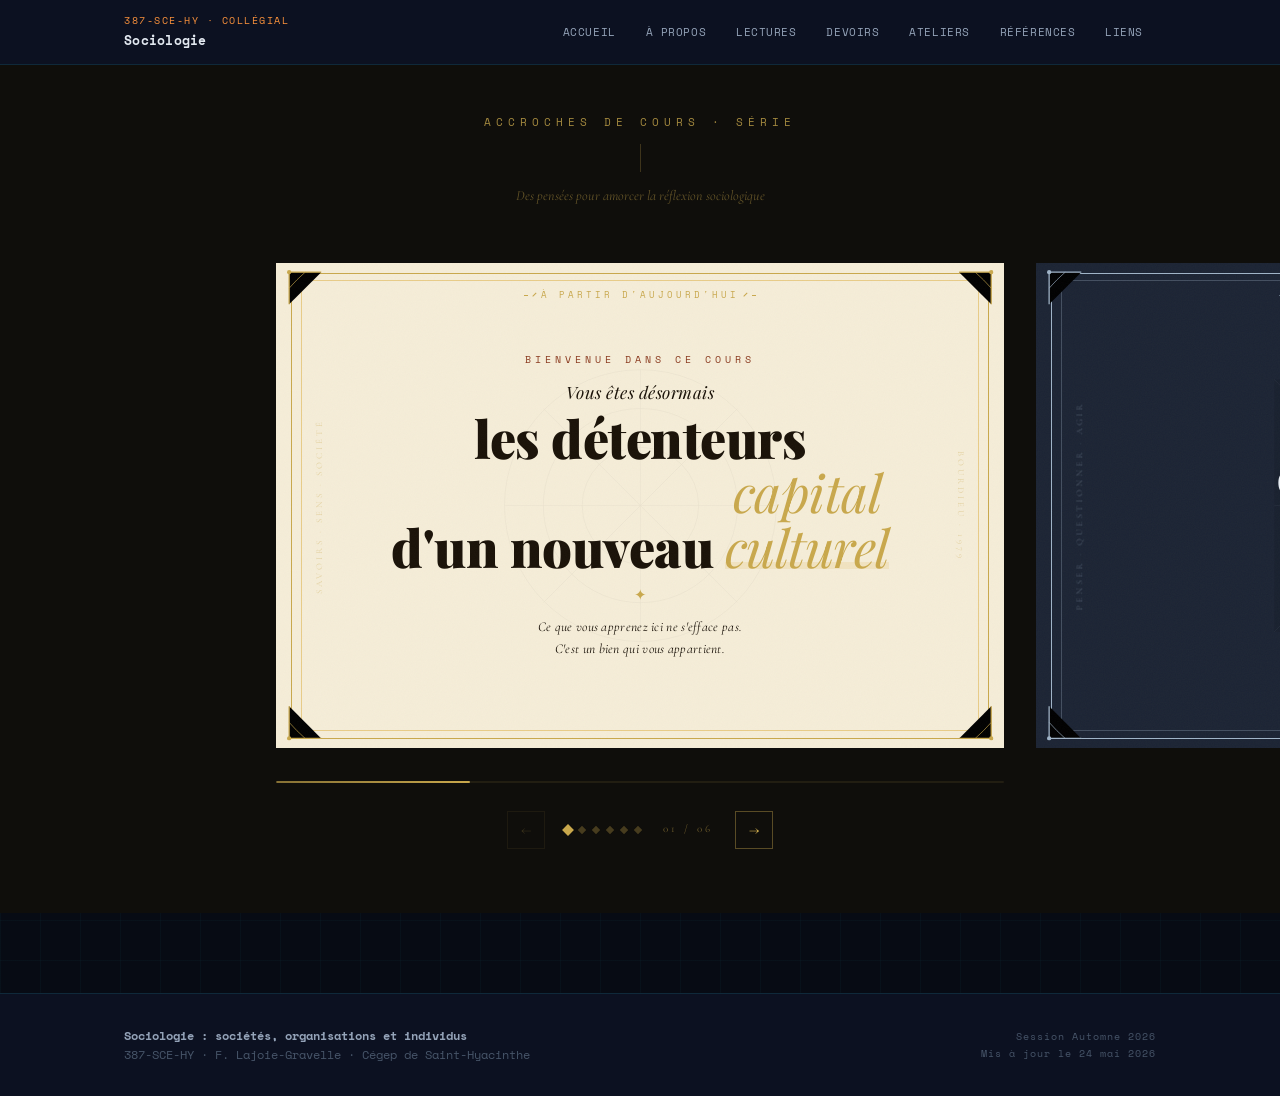
<file: accroches.html>
<!DOCTYPE html>
<html lang="fr">
<head>
  <meta charset="UTF-8">
  <meta name="viewport" content="width=device-width, initial-scale=1.0">
  <title>Accroches · 387-SCE-HY</title>
  <link rel="preconnect" href="https://fonts.googleapis.com">
  <link rel="preconnect" href="https://fonts.gstatic.com" crossorigin>
  <link href="https://fonts.googleapis.com/css2?family=Space+Mono:ital,wght@0,400;0,700;1,400&family=Inter:wght@400;500;600;700&family=Playfair+Display:ital,wght@0,400;0,700;0,900;1,400;1,700&family=Cormorant+Garamond:ital,wght@0,300;0,400;0,600;1,300;1,400&display=swap" rel="stylesheet">
  <link rel="stylesheet" href="css/style.css">
  <style>
    /* ── CAROUSEL PAGE STYLES ── */
    .accroche-page {
      background: #0f0e0b;
      min-height: calc(100vh - 64px);
      display: flex;
      flex-direction: column;
      align-items: center;
      padding: 48px 20px 64px;
    }

    .accroche-header {
      text-align: center;
      margin-bottom: 40px;
      animation: accFadeIn 0.8s ease both;
    }
    .accroche-header h2 {
      font-family: 'Space Mono', monospace;
      font-size: 11px;
      font-weight: 400;
      letter-spacing: 5px;
      text-transform: uppercase;
      color: #c9a84c;
      opacity: 0.8;
      margin-bottom: 8px;
    }
    .accroche-header p {
      font-family: 'Cormorant Garamond', serif;
      font-size: 14px;
      font-style: italic;
      color: rgba(201,168,76,0.45);
    }
    .accroche-rule { width: 1px; height: 28px; background: #c9a84c; opacity: 0.25; margin: 12px auto; }

    .carousel-wrap {
      position: relative;
      width: 100%;
      max-width: 760px;
    }

    .acc-slides {
      display: flex;
      transition: transform 0.7s cubic-bezier(.77,0,.18,1);
      will-change: transform;
    }

    /* ── CARD ── */
    .acc-card {
      min-width: 100%;
      padding: 16px;
      display: flex;
      align-items: center;
      justify-content: center;
    }

    .acc-frame {
      position: relative;
      width: 100%;
      aspect-ratio: 3 / 2;
      display: flex;
      flex-direction: column;
      align-items: center;
      justify-content: center;
      overflow: hidden;
    }

    /* Grain */
    .acc-frame::before {
      content: '';
      position: absolute;
      inset: 0;
      background-image: url("data:image/svg+xml,%3Csvg viewBox='0 0 200 200' xmlns='http://www.w3.org/2000/svg'%3E%3Cfilter id='n'%3E%3CfeTurbulence type='fractalNoise' baseFrequency='0.75' numOctaves='4' stitchTiles='stitch'/%3E%3C/filter%3E%3Crect width='100%25' height='100%25' filter='url(%23n)' opacity='0.08'/%3E%3C/svg%3E");
      background-size: 180px;
      opacity: 0.4;
      z-index: 10;
      pointer-events: none;
    }

    .bord-out { position:absolute; inset:2%; border:1.5px solid; z-index:5; pointer-events:none; }
    .bord-in  { position:absolute; inset:3.5%; border:0.5px solid; z-index:5; pointer-events:none; }

    .acc-corner { position:absolute; width:5%; height:auto; aspect-ratio:1; z-index:6; }
    .acc-corner svg { width:100%; height:100%; }
    .c-tl { top:1.5%;  left:1.5%; }
    .c-tr { top:1.5%;  right:1.5%; transform:scaleX(-1); }
    .c-bl { bottom:1.5%; left:1.5%; transform:scaleY(-1); }
    .c-br { bottom:1.5%; right:1.5%; transform:scale(-1,-1); }

    .acc-side {
      position:absolute; left:5%; top:50%;
      transform:translateY(-50%) rotate(180deg);
      font-size:clamp(7px,1vw,9px); letter-spacing:3px;
      text-transform:uppercase; writing-mode:vertical-lr;
      opacity:0.4; z-index:7;
      font-family:'Cormorant Garamond',serif;
    }
    .acc-side-r { left:auto; right:5%; transform:translateY(-50%); }

    .acc-rule-top {
      position:absolute; top:5%; left:50%;
      transform:translateX(-50%);
      display:flex; align-items:center; gap:6px; z-index:7;
    }
    .rl { width:clamp(40px,8%,70px); height:0.5px; }
    .rd { width:5px; height:5px; transform:rotate(45deg); }
    .rt {
      font-size:clamp(7px,1vw,9px); letter-spacing:3px;
      text-transform:uppercase; white-space:nowrap;
      font-family:'Space Mono',monospace;
    }

    .bg-geo { position:absolute; inset:0; display:flex; align-items:center; justify-content:center; z-index:1; }
    .bg-geo svg { width:60%; height:60%; }

    .acc-content { position:relative; z-index:8; text-align:center; padding:0 12%; }
    .acc-eyebrow {
      font-size:clamp(8px,1.1vw,10px); letter-spacing:4px;
      text-transform:uppercase; margin-bottom:clamp(10px,2%,20px);
      font-family:'Space Mono',monospace;
    }
    .acc-pre  {
      font-family:'Playfair Display',serif;
      font-size:clamp(13px,2vw,17px);
      font-weight:400; font-style:italic;
      opacity:0.55; letter-spacing:0.5px; margin-bottom:4px;
    }
    .acc-main {
      font-family:'Playfair Display',serif;
      line-height:1.05; letter-spacing:-0.5px;
    }
    .sz-xl { font-size:clamp(28px,6.5vw,52px); font-weight:900; }
    .sz-lg { font-size:clamp(24px,5.5vw,44px); font-weight:900; }
    .sz-md { font-size:clamp(20px,4.5vw,38px); font-weight:900; }
    .italic-a { font-weight:400; font-style:italic; }

    .acc-divider { display:flex; align-items:center; justify-content:center; gap:10px; margin:clamp(8px,1.5%,16px) 0; }
    .dl { flex:1; height:0.5px; }
    .dl.l { background: linear-gradient(to right, transparent, currentColor); }
    .dl.r { background: linear-gradient(to left, transparent, currentColor); }
    .acc-orn { font-size:clamp(10px,1.8vw,15px); }
    .acc-sub {
      font-family:'Cormorant Garamond',serif;
      font-size:clamp(11px,1.6vw,13.5px);
      font-style:italic; opacity:0.5; letter-spacing:0.3px; line-height:1.65;
    }

    .hl { position:relative; display:inline-block; }
    .hl::after {
      content:''; position:absolute; bottom:5px; left:0;
      width:100%; height:clamp(4px,1vw,7px); opacity:0.3; z-index:-1;
    }

    /* ── THEMES ── */
    .t1 .acc-frame { background:#f5edd8; }
    .t1 .bord-out  { border-color:#c9a84c; }
    .t1 .bord-in   { border-color:#e8cc88; }
    .t1 .rl,.t1 .rd{ background:#c9a84c; }
    .t1 .rt,.t1 .acc-side,.t1 .acc-side-r { color:#c9a84c; }
    .t1 .acc-eyebrow { color:#8b3a1e; }
    .t1 .acc-pre,.t1 .acc-main { color:#1a1208; }
    .t1 .italic-a  { color:#c9a84c; }
    .t1 .hl::after { background:#e8cc88; }
    .t1 .dl,.t1 .acc-orn { color:#c9a84c; }
    .t1 .acc-sub   { color:#1a1208; }
    .t1 .bg-geo svg{ opacity:0.06; }
    .t1 .bg-geo path,.t1 .bg-geo circle,.t1 .bg-geo line,.t1 .bg-geo polygon { stroke:#1a1208; fill:none; }

    .t2 .acc-frame { background:#1c2434; }
    .t2 .bord-out  { border-color:#a0b4c8; }
    .t2 .bord-in   { border-color:rgba(160,180,200,0.3); }
    .t2 .rl,.t2 .rd{ background:#a0b4c8; }
    .t2 .rt,.t2 .acc-side,.t2 .acc-side-r { color:#a0b4c8; }
    .t2 .acc-eyebrow { color:#7fb3d3; }
    .t2 .acc-pre,.t2 .acc-main { color:#e8eef4; }
    .t2 .italic-a  { color:#7fb3d3; }
    .t2 .hl::after { background:#7fb3d3; }
    .t2 .dl,.t2 .acc-orn { color:#a0b4c8; }
    .t2 .acc-sub   { color:#e8eef4; }
    .t2 .bg-geo svg{ opacity:0.08; }
    .t2 .bg-geo path,.t2 .bg-geo circle,.t2 .bg-geo line,.t2 .bg-geo polygon { stroke:#e8eef4; fill:none; }

    .t3 .acc-frame { background:#2a0e14; }
    .t3 .bord-out  { border-color:#c8856a; }
    .t3 .bord-in   { border-color:rgba(200,133,106,0.3); }
    .t3 .rl,.t3 .rd{ background:#c8856a; }
    .t3 .rt,.t3 .acc-side,.t3 .acc-side-r { color:#c8856a; }
    .t3 .acc-eyebrow { color:#e8a98a; }
    .t3 .acc-pre,.t3 .acc-main { color:#f5e8df; }
    .t3 .italic-a  { color:#e8856a; }
    .t3 .hl::after { background:#c8856a; }
    .t3 .dl,.t3 .acc-orn { color:#c8856a; }
    .t3 .acc-sub   { color:#f5e8df; }
    .t3 .bg-geo svg{ opacity:0.07; }
    .t3 .bg-geo path,.t3 .bg-geo circle,.t3 .bg-geo line,.t3 .bg-geo polygon { stroke:#f5e8df; fill:none; }

    .t4 .acc-frame { background:#f0f3ec; }
    .t4 .bord-out  { border-color:#4a6741; }
    .t4 .bord-in   { border-color:rgba(74,103,65,0.3); }
    .t4 .rl,.t4 .rd{ background:#4a6741; }
    .t4 .rt,.t4 .acc-side,.t4 .acc-side-r { color:#4a6741; }
    .t4 .acc-eyebrow { color:#3a5432; }
    .t4 .acc-pre,.t4 .acc-main { color:#1c2818; }
    .t4 .italic-a  { color:#4a6741; }
    .t4 .hl::after { background:#a3c49a; }
    .t4 .dl,.t4 .acc-orn { color:#4a6741; }
    .t4 .acc-sub   { color:#1c2818; }
    .t4 .bg-geo svg{ opacity:0.07; }
    .t4 .bg-geo path,.t4 .bg-geo circle,.t4 .bg-geo line,.t4 .bg-geo polygon { stroke:#1c2818; fill:none; }

    .t5 .acc-frame { background:#0d0d0d; }
    .t5 .bord-out  { border-color:#e8e0d0; }
    .t5 .bord-in   { border-color:rgba(232,224,208,0.2); }
    .t5 .rl,.t5 .rd{ background:#e8e0d0; }
    .t5 .rt,.t5 .acc-side,.t5 .acc-side-r { color:#e8e0d0; }
    .t5 .acc-eyebrow { color:#d4c9b0; }
    .t5 .acc-pre,.t5 .acc-main { color:#f4f0e8; }
    .t5 .italic-a  { color:#d4c9b0; }
    .t5 .hl::after { background:rgba(212,201,176,0.3); }
    .t5 .dl,.t5 .acc-orn { color:#e8e0d0; }
    .t5 .acc-sub   { color:#f4f0e8; }
    .t5 .bg-geo svg{ opacity:0.07; }
    .t5 .bg-geo path,.t5 .bg-geo circle,.t5 .bg-geo line,.t5 .bg-geo polygon { stroke:#f4f0e8; fill:none; }

    .t6 .acc-frame { background:#f7f0e6; }
    .t6 .bord-out  { border-color:#b55e2a; }
    .t6 .bord-in   { border-color:rgba(181,94,42,0.3); }
    .t6 .rl,.t6 .rd{ background:#b55e2a; }
    .t6 .rt,.t6 .acc-side,.t6 .acc-side-r { color:#b55e2a; }
    .t6 .acc-eyebrow { color:#8b3a10; }
    .t6 .acc-pre,.t6 .acc-main { color:#2a1a0e; }
    .t6 .italic-a  { color:#b55e2a; }
    .t6 .hl::after { background:#e8b090; }
    .t6 .dl,.t6 .acc-orn { color:#b55e2a; }
    .t6 .acc-sub   { color:#2a1a0e; }
    .t6 .bg-geo svg{ opacity:0.06; }
    .t6 .bg-geo path,.t6 .bg-geo circle,.t6 .bg-geo line,.t6 .bg-geo polygon { stroke:#2a1a0e; fill:none; }

    /* ── NAV ── */
    .acc-nav {
      display:flex; align-items:center; gap:20px; margin-top:28px;
    }
    .acc-btn {
      width:38px; height:38px; border:1px solid rgba(201,168,76,0.4);
      background:transparent; color:#c9a84c; cursor:pointer;
      font-size:16px; display:flex; align-items:center; justify-content:center;
      transition:all 0.2s; font-family:'Cormorant Garamond',serif;
    }
    .acc-btn:hover { background:rgba(201,168,76,0.15); border-color:#c9a84c; }
    .acc-btn:disabled { opacity:0.2; cursor:default; }

    .acc-dots { display:flex; gap:8px; align-items:center; }
    .acc-dot {
      width:6px; height:6px; background:rgba(201,168,76,0.3);
      cursor:pointer; transition:all 0.3s; transform:rotate(45deg);
    }
    .acc-dot.active { background:#c9a84c; transform:rotate(45deg) scale(1.4); }

    .acc-counter {
      font-family:'Cormorant Garamond',serif;
      font-size:11px; letter-spacing:3px;
      color:rgba(201,168,76,0.5); min-width:54px; text-align:center;
    }

    /* Progress bar */
    .acc-progress {
      width: 100%;
      max-width: 760px;
      height: 2px;
      background: rgba(201,168,76,0.1);
      margin-top: 16px;
      border-radius: 1px;
      overflow: hidden;
    }
    .acc-progress-fill {
      height: 100%;
      background: linear-gradient(90deg, rgba(201,168,76,0.6), #c9a84c);
      border-radius: 1px;
      transition: width 0.1s linear;
      width: 0%;
    }

    /* Card entrance */
    .acc-card.entering .acc-content > * {
      animation: accSlideUp 0.65s cubic-bezier(.16,1,.3,1) both;
    }
    .acc-card.entering .acc-eyebrow { animation-delay:0.05s; }
    .acc-card.entering .acc-pre     { animation-delay:0.15s; }
    .acc-card.entering .acc-main    { animation-delay:0.25s; }
    .acc-card.entering .acc-divider { animation-delay:0.35s; }
    .acc-card.entering .acc-sub     { animation-delay:0.42s; }

    @keyframes accSlideUp {
      from { opacity:0; transform:translateY(14px); }
      to   { opacity:1; transform:translateY(0); }
    }
    @keyframes accFadeIn { from{opacity:0} to{opacity:1} }

    @media (max-width: 600px) {
      .acc-side,.acc-side-r { display:none; }
    }
  </style>
</head>
<body>

  <!-- HEADER -->
  <header class="site-header">
    <div class="header-inner">
      <div class="site-brand">
        <span class="code">387-SCE-HY · Collégial</span>
        <span class="name">Sociologie</span>
      </div>
      <nav class="site-nav">
        <a href="index.html">Accueil</a>
        <a href="apropos.html">À propos</a>
        <a href="lectures.html">Lectures</a>
        <a href="devoirs.html">Devoirs</a>
        <a href="ateliers.html">Ateliers</a>
        <a href="references.html">Références</a>
        <a href="liens.html">Liens</a>
      </nav>
      <button class="nav-toggle" aria-label="Menu">
        <span></span><span></span><span></span>
      </button>
    </div>
  </header>

  <!-- CAROUSEL PAGE -->
  <div class="accroche-page">

    <div class="accroche-header">
      <h2>Accroches de cours · Série</h2>
      <div class="accroche-rule"></div>
      <p>Des pensées pour amorcer la réflexion sociologique</p>
    </div>

    <div class="carousel-wrap">
      <div class="acc-slides" id="acc-slides">

        <!-- SLIDE 1 -->
        <div class="acc-card t1 entering">
          <div class="acc-frame">
            <div class="bg-geo"><svg viewBox="0 0 300 300"><circle cx="150" cy="150" r="140" stroke-width="0.5"/><circle cx="150" cy="150" r="100" stroke-width="0.5"/><circle cx="150" cy="150" r="60" stroke-width="0.5"/><line x1="10" y1="150" x2="290" y2="150" stroke-width="0.5"/><line x1="150" y1="10" x2="150" y2="290" stroke-width="0.5"/><line x1="50" y1="50" x2="250" y2="250" stroke-width="0.5"/><line x1="250" y1="50" x2="50" y2="250" stroke-width="0.5"/></svg></div>
            <div class="bord-out"></div><div class="bord-in"></div>
            <div class="acc-corner c-tl"><svg viewBox="0 0 34 34"><path d="M2 32 L2 2 L32 2" stroke="#c9a84c" stroke-width="1.2"/><path d="M2 17 Q9 9 17 2" stroke="#c9a84c" stroke-width="0.6"/><circle cx="2" cy="2" r="2" fill="#c9a84c"/></svg></div>
            <div class="acc-corner c-tr"><svg viewBox="0 0 34 34"><path d="M2 32 L2 2 L32 2" stroke="#c9a84c" stroke-width="1.2"/><path d="M2 17 Q9 9 17 2" stroke="#c9a84c" stroke-width="0.6"/><circle cx="2" cy="2" r="2" fill="#c9a84c"/></svg></div>
            <div class="acc-corner c-bl"><svg viewBox="0 0 34 34"><path d="M2 32 L2 2 L32 2" stroke="#c9a84c" stroke-width="1.2"/><path d="M2 17 Q9 9 17 2" stroke="#c9a84c" stroke-width="0.6"/><circle cx="2" cy="2" r="2" fill="#c9a84c"/></svg></div>
            <div class="acc-corner c-br"><svg viewBox="0 0 34 34"><path d="M2 32 L2 2 L32 2" stroke="#c9a84c" stroke-width="1.2"/><path d="M2 17 Q9 9 17 2" stroke="#c9a84c" stroke-width="0.6"/><circle cx="2" cy="2" r="2" fill="#c9a84c"/></svg></div>
            <div class="acc-rule-top"><div class="rl" style="background:#c9a84c"></div><div class="rd" style="background:#c9a84c"></div><span class="rt" style="color:#c9a84c">À partir d'aujourd'hui</span><div class="rd" style="background:#c9a84c"></div><div class="rl" style="background:#c9a84c"></div></div>
            <div class="acc-side" style="color:#c9a84c">Savoirs · Sens · Société</div>
            <div class="acc-side acc-side-r" style="color:#c9a84c">Bourdieu · 1979</div>
            <div class="acc-content">
              <p class="acc-eyebrow">Bienvenue dans ce cours</p>
              <p class="acc-pre">Vous êtes désormais</p>
              <h2 class="acc-main sz-xl">les détenteurs<br>d'un nouveau <span class="italic-a hl">capital<br>culturel</span></h2>
              <div class="acc-divider"><div class="dl l"></div><span class="acc-orn">✦</span><div class="dl r"></div></div>
              <p class="acc-sub">Ce que vous apprenez ici ne s'efface pas.<br>C'est un bien qui vous appartient.</p>
            </div>
          </div>
        </div>

        <!-- SLIDE 2 -->
        <div class="acc-card t2">
          <div class="acc-frame">
            <div class="bg-geo"><svg viewBox="0 0 300 300"><rect x="20" y="20" width="260" height="260" stroke-width="0.5"/><rect x="60" y="60" width="180" height="180" stroke-width="0.5"/><rect x="100" y="100" width="100" height="100" stroke-width="0.5"/><line x1="20" y1="20" x2="280" y2="280" stroke-width="0.5"/><line x1="280" y1="20" x2="20" y2="280" stroke-width="0.5"/><line x1="150" y1="20" x2="150" y2="280" stroke-width="0.5"/><line x1="20" y1="150" x2="280" y2="150" stroke-width="0.5"/></svg></div>
            <div class="bord-out"></div><div class="bord-in"></div>
            <div class="acc-corner c-tl"><svg viewBox="0 0 34 34"><path d="M2 32 L2 2 L32 2" stroke="#a0b4c8" stroke-width="1.2"/><path d="M2 17 Q9 9 17 2" stroke="#a0b4c8" stroke-width="0.6"/><circle cx="2" cy="2" r="2" fill="#a0b4c8"/></svg></div>
            <div class="acc-corner c-tr"><svg viewBox="0 0 34 34"><path d="M2 32 L2 2 L32 2" stroke="#a0b4c8" stroke-width="1.2"/><path d="M2 17 Q9 9 17 2" stroke="#a0b4c8" stroke-width="0.6"/><circle cx="2" cy="2" r="2" fill="#a0b4c8"/></svg></div>
            <div class="acc-corner c-bl"><svg viewBox="0 0 34 34"><path d="M2 32 L2 2 L32 2" stroke="#a0b4c8" stroke-width="1.2"/><path d="M2 17 Q9 9 17 2" stroke="#a0b4c8" stroke-width="0.6"/><circle cx="2" cy="2" r="2" fill="#a0b4c8"/></svg></div>
            <div class="acc-corner c-br"><svg viewBox="0 0 34 34"><path d="M2 32 L2 2 L32 2" stroke="#a0b4c8" stroke-width="1.2"/><path d="M2 17 Q9 9 17 2" stroke="#a0b4c8" stroke-width="0.6"/><circle cx="2" cy="2" r="2" fill="#a0b4c8"/></svg></div>
            <div class="acc-rule-top"><div class="rl" style="background:#a0b4c8"></div><div class="rd" style="background:#a0b4c8"></div><span class="rt" style="color:#a0b4c8">Acte de résistance nº 1</span><div class="rd" style="background:#a0b4c8"></div><div class="rl" style="background:#a0b4c8"></div></div>
            <div class="acc-side" style="color:#a0b4c8">Penser · Questionner · Agir</div>
            <div class="acc-side acc-side-r" style="color:#a0b4c8">Freire · 1968</div>
            <div class="acc-content">
              <p class="acc-eyebrow" style="color:#7fb3d3">Méditez sur ça</p>
              <h2 class="acc-main sz-lg" style="color:#e8eef4">Réfléchir<br>est <span class="italic-a" style="color:#7fb3d3">résistance<br>sociale</span></h2>
              <div class="acc-divider"><div class="dl l" style="color:#a0b4c8"></div><span class="acc-orn" style="color:#a0b4c8">◈</span><div class="dl r" style="color:#a0b4c8"></div></div>
              <p class="acc-sub" style="color:#e8eef4">Chaque pensée critique est<br>un acte d'insoumission.</p>
            </div>
          </div>
        </div>

        <!-- SLIDE 3 -->
        <div class="acc-card t3">
          <div class="acc-frame">
            <div class="bg-geo"><svg viewBox="0 0 300 300"><polygon points="150,15 285,225 15,225" stroke-width="0.5"/><polygon points="150,60 250,210 50,210" stroke-width="0.5"/><polygon points="150,105 215,200 85,200" stroke-width="0.5"/><circle cx="150" cy="150" r="130" stroke-width="0.5"/><line x1="15" y1="225" x2="285" y2="225" stroke-width="0.5"/></svg></div>
            <div class="bord-out"></div><div class="bord-in"></div>
            <div class="acc-corner c-tl"><svg viewBox="0 0 34 34"><path d="M2 32 L2 2 L32 2" stroke="#c8856a" stroke-width="1.2"/><path d="M2 17 Q9 9 17 2" stroke="#c8856a" stroke-width="0.6"/><circle cx="2" cy="2" r="2" fill="#c8856a"/></svg></div>
            <div class="acc-corner c-tr"><svg viewBox="0 0 34 34"><path d="M2 32 L2 2 L32 2" stroke="#c8856a" stroke-width="1.2"/><path d="M2 17 Q9 9 17 2" stroke="#c8856a" stroke-width="0.6"/><circle cx="2" cy="2" r="2" fill="#c8856a"/></svg></div>
            <div class="acc-corner c-bl"><svg viewBox="0 0 34 34"><path d="M2 32 L2 2 L32 2" stroke="#c8856a" stroke-width="1.2"/><path d="M2 17 Q9 9 17 2" stroke="#c8856a" stroke-width="0.6"/><circle cx="2" cy="2" r="2" fill="#c8856a"/></svg></div>
            <div class="acc-corner c-br"><svg viewBox="0 0 34 34"><path d="M2 32 L2 2 L32 2" stroke="#c8856a" stroke-width="1.2"/><path d="M2 17 Q9 9 17 2" stroke="#c8856a" stroke-width="0.6"/><circle cx="2" cy="2" r="2" fill="#c8856a"/></svg></div>
            <div class="acc-rule-top"><div class="rl" style="background:#c8856a"></div><div class="rd" style="background:#c8856a"></div><span class="rt" style="color:#c8856a">Vérité du jour</span><div class="rd" style="background:#c8856a"></div><div class="rl" style="background:#c8856a"></div></div>
            <div class="acc-side" style="color:#c8856a">Langage · Pouvoir · Identité</div>
            <div class="acc-side acc-side-r" style="color:#c8856a">Foucault · 1969</div>
            <div class="acc-content">
              <p class="acc-eyebrow" style="color:#e8a98a">Une évidence qui dérange</p>
              <h2 class="acc-main sz-lg" style="color:#f5e8df">Nommer<br>le monde, c'est <span class="italic-a" style="color:#e8856a">déjà<br>le transformer</span></h2>
              <div class="acc-divider"><div class="dl l" style="color:#c8856a"></div><span class="acc-orn" style="color:#c8856a">❧</span><div class="dl r" style="color:#c8856a"></div></div>
              <p class="acc-sub" style="color:#f5e8df">Le vocabulaire que vous acquérez<br>est une forme de pouvoir.</p>
            </div>
          </div>
        </div>

        <!-- SLIDE 4 -->
        <div class="acc-card t4">
          <div class="acc-frame">
            <div class="bg-geo"><svg viewBox="0 0 300 300"><circle cx="150" cy="150" r="130" stroke-width="0.5"/><circle cx="150" cy="150" r="90" stroke-width="0.5"/><circle cx="150" cy="150" r="50" stroke-width="0.5"/><path d="M150 20 Q230 80 230 150 Q230 220 150 280 Q70 220 70 150 Q70 80 150 20Z" stroke-width="0.5"/><line x1="20" y1="150" x2="280" y2="150" stroke-width="0.5"/><line x1="150" y1="20" x2="150" y2="280" stroke-width="0.5"/></svg></div>
            <div class="bord-out"></div><div class="bord-in"></div>
            <div class="acc-corner c-tl"><svg viewBox="0 0 34 34"><path d="M2 32 L2 2 L32 2" stroke="#4a6741" stroke-width="1.2"/><path d="M2 17 Q9 9 17 2" stroke="#4a6741" stroke-width="0.6"/><circle cx="2" cy="2" r="2" fill="#4a6741"/></svg></div>
            <div class="acc-corner c-tr"><svg viewBox="0 0 34 34"><path d="M2 32 L2 2 L32 2" stroke="#4a6741" stroke-width="1.2"/><path d="M2 17 Q9 9 17 2" stroke="#4a6741" stroke-width="0.6"/><circle cx="2" cy="2" r="2" fill="#4a6741"/></svg></div>
            <div class="acc-corner c-bl"><svg viewBox="0 0 34 34"><path d="M2 32 L2 2 L32 2" stroke="#4a6741" stroke-width="1.2"/><path d="M2 17 Q9 9 17 2" stroke="#4a6741" stroke-width="0.6"/><circle cx="2" cy="2" r="2" fill="#4a6741"/></svg></div>
            <div class="acc-corner c-br"><svg viewBox="0 0 34 34"><path d="M2 32 L2 2 L32 2" stroke="#4a6741" stroke-width="1.2"/><path d="M2 17 Q9 9 17 2" stroke="#4a6741" stroke-width="0.6"/><circle cx="2" cy="2" r="2" fill="#4a6741"/></svg></div>
            <div class="acc-rule-top"><div class="rl" style="background:#4a6741"></div><div class="rd" style="background:#4a6741"></div><span class="rt" style="color:#4a6741">Ce que ce cours vous donne</span><div class="rd" style="background:#4a6741"></div><div class="rl" style="background:#4a6741"></div></div>
            <div class="acc-side" style="color:#4a6741">Comprendre · Décoder · Agir</div>
            <div class="acc-side acc-side-r" style="color:#4a6741">Sen · 1999</div>
            <div class="acc-content">
              <p class="acc-eyebrow" style="color:#3a5432">Rappel fondamental</p>
              <h2 class="acc-main sz-lg" style="color:#1c2818">Le savoir<br>ne se <span class="italic-a" style="color:#4a6741">possède</span> pas,<br>il se <span class="italic-a" style="color:#4a6741">pratique</span></h2>
              <div class="acc-divider"><div class="dl l" style="color:#4a6741"></div><span class="acc-orn" style="color:#4a6741">✿</span><div class="dl r" style="color:#4a6741"></div></div>
              <p class="acc-sub" style="color:#1c2818">Chaque cours est une pratique,<br>pas une accumulation.</p>
            </div>
          </div>
        </div>

        <!-- SLIDE 5 -->
        <div class="acc-card t5">
          <div class="acc-frame">
            <div class="bg-geo"><svg viewBox="0 0 300 300"><polygon points="150,10 290,290 10,290" stroke-width="0.5"/><polygon points="10,10 290,10 290,290 10,290" stroke-width="0.5"/><circle cx="150" cy="170" r="110" stroke-width="0.5"/><line x1="10" y1="10" x2="290" y2="290" stroke-width="0.5"/><line x1="290" y1="10" x2="10" y2="290" stroke-width="0.5"/></svg></div>
            <div class="bord-out"></div><div class="bord-in"></div>
            <div class="acc-corner c-tl"><svg viewBox="0 0 34 34"><path d="M2 32 L2 2 L32 2" stroke="#e8e0d0" stroke-width="1.2"/><path d="M2 17 Q9 9 17 2" stroke="#e8e0d0" stroke-width="0.6"/><circle cx="2" cy="2" r="2" fill="#e8e0d0"/></svg></div>
            <div class="acc-corner c-tr"><svg viewBox="0 0 34 34"><path d="M2 32 L2 2 L32 2" stroke="#e8e0d0" stroke-width="1.2"/><path d="M2 17 Q9 9 17 2" stroke="#e8e0d0" stroke-width="0.6"/><circle cx="2" cy="2" r="2" fill="#e8e0d0"/></svg></div>
            <div class="acc-corner c-bl"><svg viewBox="0 0 34 34"><path d="M2 32 L2 2 L32 2" stroke="#e8e0d0" stroke-width="1.2"/><path d="M2 17 Q9 9 17 2" stroke="#e8e0d0" stroke-width="0.6"/><circle cx="2" cy="2" r="2" fill="#e8e0d0"/></svg></div>
            <div class="acc-corner c-br"><svg viewBox="0 0 34 34"><path d="M2 32 L2 2 L32 2" stroke="#e8e0d0" stroke-width="1.2"/><path d="M2 17 Q9 9 17 2" stroke="#e8e0d0" stroke-width="0.6"/><circle cx="2" cy="2" r="2" fill="#e8e0d0"/></svg></div>
            <div class="acc-rule-top"><div class="rl" style="background:#e8e0d0"></div><div class="rd" style="background:#e8e0d0"></div><span class="rt" style="color:#e8e0d0">Réflexion du jour</span><div class="rd" style="background:#e8e0d0"></div><div class="rl" style="background:#e8e0d0"></div></div>
            <div class="acc-side" style="color:#e8e0d0">Doute · Rigueur · Liberté</div>
            <div class="acc-side acc-side-r" style="color:#e8e0d0">Arendt · 1958</div>
            <div class="acc-content">
              <p class="acc-eyebrow" style="color:#d4c9b0">Une question pour commencer</p>
              <h2 class="acc-main sz-lg" style="color:#f4f0e8">Toute<br><span class="italic-a" style="color:#d4c9b0">question</span><br>est un acte politique</h2>
              <div class="acc-divider"><div class="dl l" style="color:#e8e0d0"></div><span class="acc-orn" style="color:#e8e0d0">◆</span><div class="dl r" style="color:#e8e0d0"></div></div>
              <p class="acc-sub" style="color:#f4f0e8">Interroger, c'est refuser<br>l'ordre comme évidence.</p>
            </div>
          </div>
        </div>

        <!-- SLIDE 6 -->
        <div class="acc-card t6">
          <div class="acc-frame">
            <div class="bg-geo"><svg viewBox="0 0 300 300"><circle cx="80" cy="80" r="70" stroke-width="0.5"/><circle cx="220" cy="80" r="70" stroke-width="0.5"/><circle cx="150" cy="200" r="70" stroke-width="0.5"/><circle cx="150" cy="150" r="120" stroke-width="0.5"/></svg></div>
            <div class="bord-out"></div><div class="bord-in"></div>
            <div class="acc-corner c-tl"><svg viewBox="0 0 34 34"><path d="M2 32 L2 2 L32 2" stroke="#b55e2a" stroke-width="1.2"/><path d="M2 17 Q9 9 17 2" stroke="#b55e2a" stroke-width="0.6"/><circle cx="2" cy="2" r="2" fill="#b55e2a"/></svg></div>
            <div class="acc-corner c-tr"><svg viewBox="0 0 34 34"><path d="M2 32 L2 2 L32 2" stroke="#b55e2a" stroke-width="1.2"/><path d="M2 17 Q9 9 17 2" stroke="#b55e2a" stroke-width="0.6"/><circle cx="2" cy="2" r="2" fill="#b55e2a"/></svg></div>
            <div class="acc-corner c-bl"><svg viewBox="0 0 34 34"><path d="M2 32 L2 2 L32 2" stroke="#b55e2a" stroke-width="1.2"/><path d="M2 17 Q9 9 17 2" stroke="#b55e2a" stroke-width="0.6"/><circle cx="2" cy="2" r="2" fill="#b55e2a"/></svg></div>
            <div class="acc-corner c-br"><svg viewBox="0 0 34 34"><path d="M2 32 L2 2 L32 2" stroke="#b55e2a" stroke-width="1.2"/><path d="M2 17 Q9 9 17 2" stroke="#b55e2a" stroke-width="0.6"/><circle cx="2" cy="2" r="2" fill="#b55e2a"/></svg></div>
            <div class="acc-rule-top"><div class="rl" style="background:#b55e2a"></div><div class="rd" style="background:#b55e2a"></div><span class="rt" style="color:#b55e2a">Leçon essentielle</span><div class="rd" style="background:#b55e2a"></div><div class="rl" style="background:#b55e2a"></div></div>
            <div class="acc-side" style="color:#b55e2a">Comprendre · Changer · Construire</div>
            <div class="acc-side acc-side-r" style="color:#b55e2a">hooks · 1994</div>
            <div class="acc-content">
              <p class="acc-eyebrow" style="color:#8b3a10">À retenir pour toujours</p>
              <h2 class="acc-main sz-lg" style="color:#2a1a0e">Comprendre,<br>c'est <span class="italic-a" style="color:#b55e2a">déjà</span><br>commencer à changer</h2>
              <div class="acc-divider"><div class="dl l" style="color:#b55e2a"></div><span class="acc-orn" style="color:#b55e2a">✦</span><div class="dl r" style="color:#b55e2a"></div></div>
              <p class="acc-sub" style="color:#2a1a0e">La compréhension n'est jamais<br>un acte neutre.</p>
            </div>
          </div>
        </div>

      </div>
    </div>

    <!-- Barre de progression -->
    <div class="acc-progress" style="max-width:728px; width:calc(100% - 32px);">
      <div class="acc-progress-fill" id="acc-prog"></div>
    </div>

    <!-- Nav -->
    <div class="acc-nav">
      <button class="acc-btn" id="acc-prev" disabled>←</button>
      <div class="acc-dots" id="acc-dots"></div>
      <span class="acc-counter" id="acc-counter">01 / 06</span>
      <button class="acc-btn" id="acc-next">→</button>
    </div>

  </div>

  <!-- FOOTER -->
  <footer class="site-footer">
    <div class="footer-inner">
      <div class="left">
        <strong>Sociologie : sociétés, organisations et individus</strong><br>
        387-SCE-HY · F. Lajoie-Gravelle · Cégep de Saint-Hyacinthe
      </div>
      <div class="right">
        Session Automne 2026<br>
        Mis à jour le 24 mai 2026
      </div>
    </div>
  </footer>

  <script src="js/main.js"></script>
  <script>
    (function() {
      const slidesEl = document.getElementById('acc-slides');
      const allCards = document.querySelectorAll('.acc-card');
      const prevBtn  = document.getElementById('acc-prev');
      const nextBtn  = document.getElementById('acc-next');
      const dotsEl   = document.getElementById('acc-dots');
      const counter  = document.getElementById('acc-counter');
      const progBar  = document.getElementById('acc-prog');
      const total    = allCards.length;
      const INTERVAL = 7000;
      let cur = 0, timer, elapsed = 0, raf;

      for (let i = 0; i < total; i++) {
        const d = document.createElement('div');
        d.className = 'acc-dot' + (i === 0 ? ' active' : '');
        d.addEventListener('click', () => go(i, true));
        dotsEl.appendChild(d);
      }

      function go(idx, manual) {
        allCards[cur].classList.remove('entering');
        cur = idx;
        slidesEl.style.transform = `translateX(-${cur * 100}%)`;
        setTimeout(() => allCards[cur].classList.add('entering'), 50);
        prevBtn.disabled = cur === 0;
        nextBtn.disabled = cur === total - 1;
        document.querySelectorAll('.acc-dot').forEach((d,i) => d.classList.toggle('active', i === cur));
        counter.textContent = String(cur+1).padStart(2,'0') + ' / ' + String(total).padStart(2,'0');
        if (manual) resetTimer();
      }

      function resetTimer() {
        cancelAnimationFrame(raf);
        clearInterval(timer);
        elapsed = 0;
        progBar.style.transition = 'none';
        progBar.style.width = '0%';
        startProgress();
      }

      function startProgress() {
        let start = null;
        function frame(ts) {
          if (!start) start = ts;
          elapsed = ts - start;
          const pct = Math.min((elapsed / INTERVAL) * 100, 100);
          progBar.style.transition = 'none';
          progBar.style.width = pct + '%';
          if (elapsed < INTERVAL) { raf = requestAnimationFrame(frame); }
          else {
            const next = (cur + 1) % total;
            go(next, false);
            resetTimer();
          }
        }
        raf = requestAnimationFrame(frame);
      }

      prevBtn.addEventListener('click', () => { if (cur > 0) go(cur-1, true); });
      nextBtn.addEventListener('click', () => { if (cur < total-1) go(cur+1, true); });

      document.addEventListener('keydown', e => {
        if (e.key === 'ArrowRight') go((cur+1)%total, true);
        if (e.key === 'ArrowLeft')  go((cur-1+total)%total, true);
      });

      let tx = 0;
      slidesEl.addEventListener('touchstart', e => { tx = e.touches[0].clientX; }, {passive:true});
      slidesEl.addEventListener('touchend',   e => {
        const dx = e.changedTouches[0].clientX - tx;
        if (dx < -40) go((cur+1)%total, true);
        if (dx >  40) go((cur-1+total)%total, true);
      }, {passive:true});

      resetTimer();
    })();
  </script>
</body>
</html>
</file>
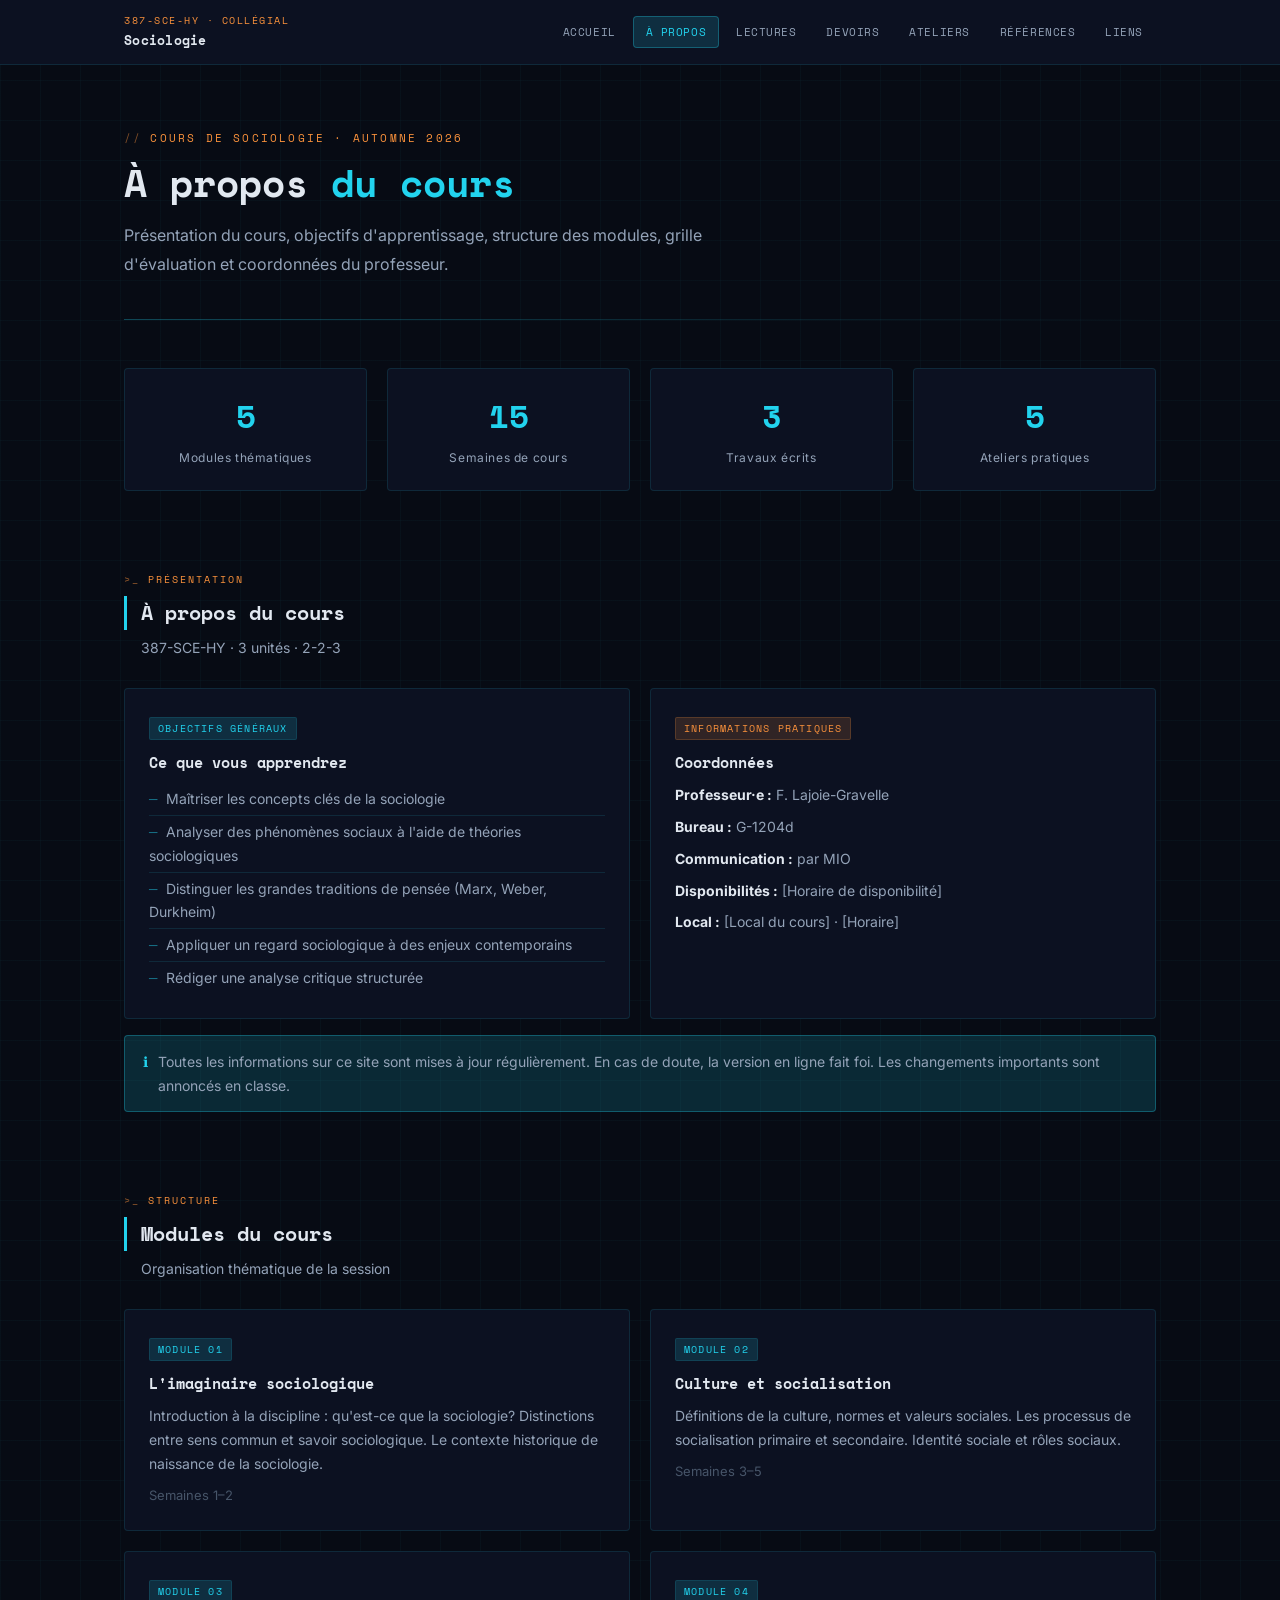
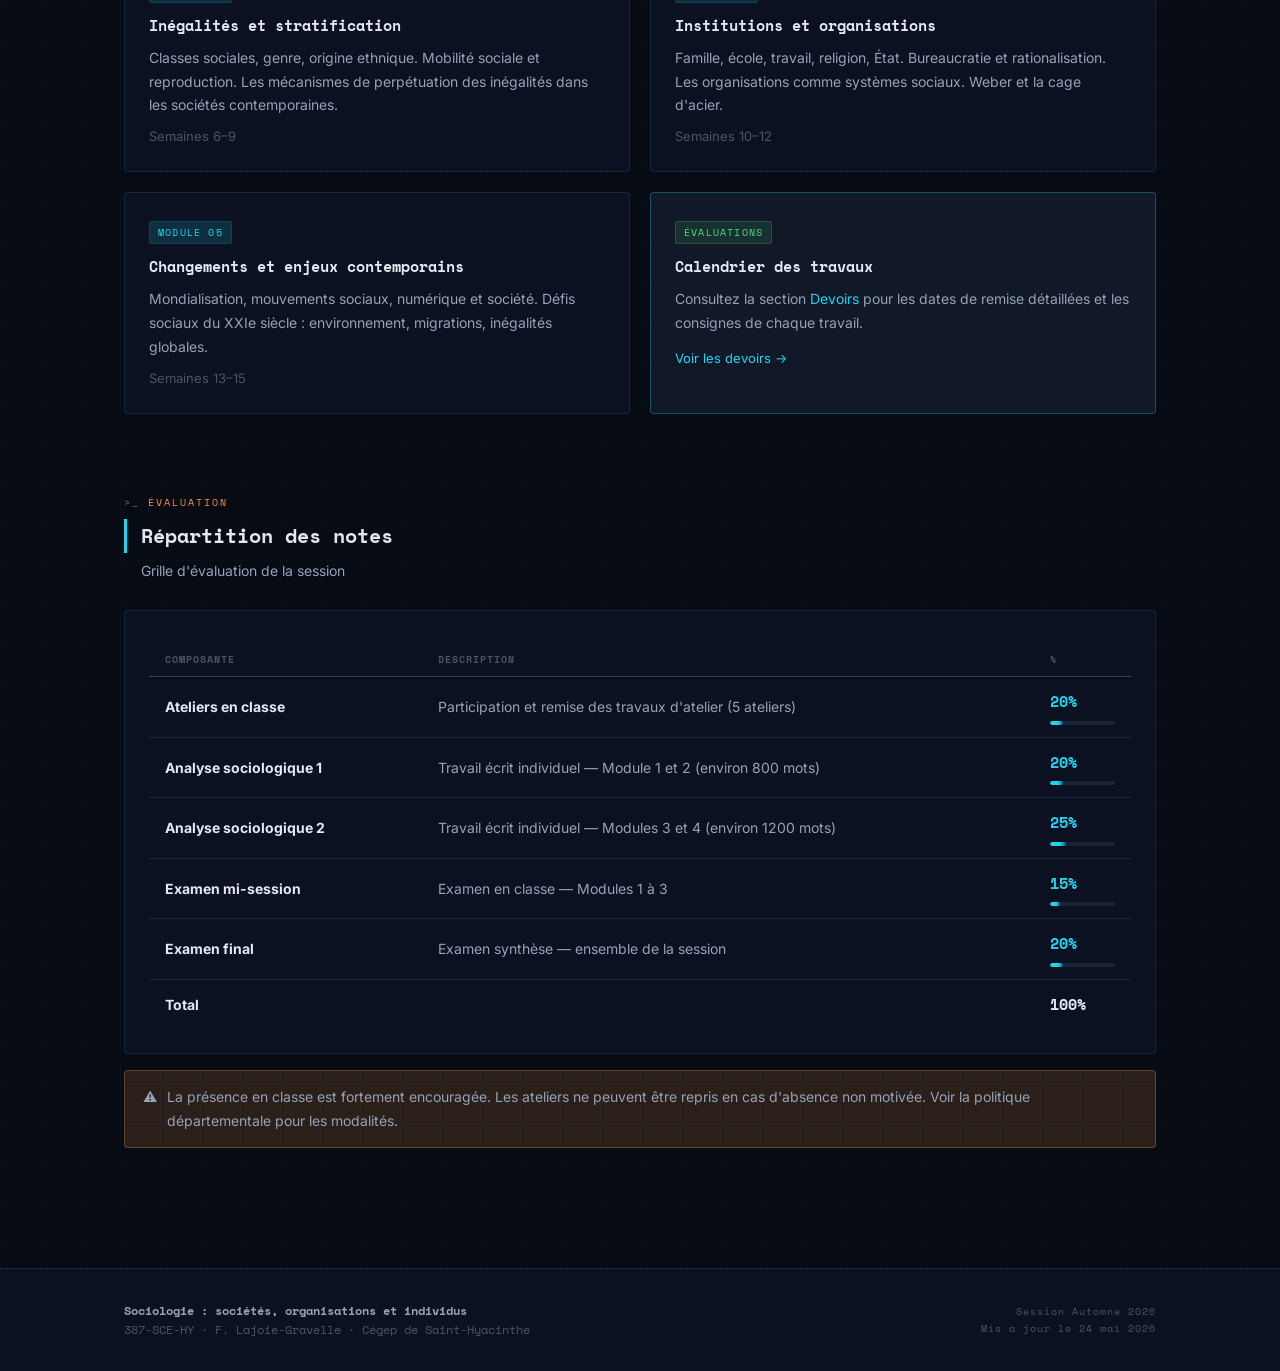
<file: apropos.html>
<!DOCTYPE html>
<html lang="fr">
<head>
  <meta charset="UTF-8">
  <meta name="viewport" content="width=device-width, initial-scale=1.0">
  <title>À propos · 387-SCE-HY</title>
  <link rel="preconnect" href="https://fonts.googleapis.com">
  <link rel="preconnect" href="https://fonts.gstatic.com" crossorigin>
  <link href="https://fonts.googleapis.com/css2?family=Space+Mono:ital,wght@0,400;0,700;1,400&family=Inter:wght@400;500;600;700&display=swap" rel="stylesheet">
  <link rel="stylesheet" href="css/style.css">
</head>
<body>

  <!-- HEADER -->
  <header class="site-header">
    <div class="header-inner">
      <div class="site-brand">
        <span class="code">387-SCE-HY · Collégial</span>
        <span class="name">Sociologie</span>
      </div>
      <nav class="site-nav">
        <a href="index.html">Accueil</a>
        <a href="apropos.html" class="active">À propos</a>
        <a href="lectures.html">Lectures</a>
        <a href="devoirs.html">Devoirs</a>
        <a href="ateliers.html">Ateliers</a>
        <a href="references.html">Références</a>
        <a href="liens.html">Liens</a>
      </nav>
      <button class="nav-toggle" aria-label="Menu">
        <span></span><span></span><span></span>
      </button>
    </div>
  </header>

  <!-- HERO -->
  <div class="page-hero">
    <div class="label">Cours de sociologie · Automne 2026</div>
    <h1>À propos <span>du cours</span></h1>
    <p>Présentation du cours, objectifs d'apprentissage, structure des modules, grille d'évaluation et coordonnées du professeur.</p>
    <div class="divider"></div>
  </div>

  <!-- STATS -->
  <div class="section" style="padding-top: 0;">
    <div class="grid-4">
      <div class="stat-card">
        <span class="num">5</span>
        <span class="desc">Modules thématiques</span>
      </div>
      <div class="stat-card">
        <span class="num">15</span>
        <span class="desc">Semaines de cours</span>
      </div>
      <div class="stat-card">
        <span class="num">3</span>
        <span class="desc">Travaux écrits</span>
      </div>
      <div class="stat-card">
        <span class="num">5</span>
        <span class="desc">Ateliers pratiques</span>
      </div>
    </div>
  </div>

  <!-- DESCRIPTION DU COURS -->
  <div class="section">
    <div class="section-label">Présentation</div>
    <div class="section-title">À propos du cours</div>
    <div class="section-subtitle">387-SCE-HY · 3 unités · 2-2-3</div>

    <div class="grid-2">
      <div class="card">
        <div class="card-tag">Objectifs généraux</div>
        <h2>Ce que vous apprendrez</h2>
        <ul>
          <li>Maîtriser les concepts clés de la sociologie</li>
          <li>Analyser des phénomènes sociaux à l'aide de théories sociologiques</li>
          <li>Distinguer les grandes traditions de pensée (Marx, Weber, Durkheim)</li>
          <li>Appliquer un regard sociologique à des enjeux contemporains</li>
          <li>Rédiger une analyse critique structurée</li>
        </ul>
      </div>

      <div class="card">
        <div class="card-tag orange">Informations pratiques</div>
        <h2>Coordonnées</h2>
        <p><strong style="color: var(--text);">Professeur·e :</strong> F. Lajoie-Gravelle</p>
        <p style="margin-top: 8px;"><strong style="color: var(--text);">Bureau :</strong> G-1204d</p>
        <p style="margin-top: 8px;"><strong style="color: var(--text);">Communication :</strong> par MIO</p>
        <p style="margin-top: 8px;"><strong style="color: var(--text);">Disponibilités :</strong> [Horaire de disponibilité]</p>
        <p style="margin-top: 8px;"><strong style="color: var(--text);">Local :</strong> [Local du cours] · [Horaire]</p>
      </div>
    </div>

    <div class="info-box mt-16">
      <span class="icon">ℹ</span>
      <span>Toutes les informations sur ce site sont mises à jour régulièrement. En cas de doute, la version en ligne fait foi. Les changements importants sont annoncés en classe.</span>
    </div>
  </div>

  <!-- PLAN DE COURS RÉSUMÉ -->
  <div class="section">
    <div class="section-label">Structure</div>
    <div class="section-title">Modules du cours</div>
    <div class="section-subtitle">Organisation thématique de la session</div>

    <div class="grid-2">
      <div class="card">
        <div class="card-tag">Module 01</div>
        <h2>L'imaginaire sociologique</h2>
        <p>Introduction à la discipline : qu'est-ce que la sociologie? Distinctions entre sens commun et savoir sociologique. Le contexte historique de naissance de la sociologie.</p>
        <p style="margin-top: 8px; font-size: 13px; color: var(--text-3);">Semaines 1–2</p>
      </div>

      <div class="card">
        <div class="card-tag">Module 02</div>
        <h2>Culture et socialisation</h2>
        <p>Définitions de la culture, normes et valeurs sociales. Les processus de socialisation primaire et secondaire. Identité sociale et rôles sociaux.</p>
        <p style="margin-top: 8px; font-size: 13px; color: var(--text-3);">Semaines 3–5</p>
      </div>

      <div class="card">
        <div class="card-tag">Module 03</div>
        <h2>Inégalités et stratification</h2>
        <p>Classes sociales, genre, origine ethnique. Mobilité sociale et reproduction. Les mécanismes de perpétuation des inégalités dans les sociétés contemporaines.</p>
        <p style="margin-top: 8px; font-size: 13px; color: var(--text-3);">Semaines 6–9</p>
      </div>

      <div class="card">
        <div class="card-tag">Module 04</div>
        <h2>Institutions et organisations</h2>
        <p>Famille, école, travail, religion, État. Bureaucratie et rationalisation. Les organisations comme systèmes sociaux. Weber et la cage d'acier.</p>
        <p style="margin-top: 8px; font-size: 13px; color: var(--text-3);">Semaines 10–12</p>
      </div>

      <div class="card">
        <div class="card-tag">Module 05</div>
        <h2>Changements et enjeux contemporains</h2>
        <p>Mondialisation, mouvements sociaux, numérique et société. Défis sociaux du XXIe siècle : environnement, migrations, inégalités globales.</p>
        <p style="margin-top: 8px; font-size: 13px; color: var(--text-3);">Semaines 13–15</p>
      </div>

      <div class="card" style="border-color: var(--border-2); background: var(--bg-3);">
        <div class="card-tag green">Évaluations</div>
        <h2>Calendrier des travaux</h2>
        <p>Consultez la section <a href="devoirs.html">Devoirs</a> pour les dates de remise détaillées et les consignes de chaque travail.</p>
        <p style="margin-top: 12px; font-size: 13px;">
          <a href="devoirs.html" style="display: inline-flex; align-items: center; gap: 6px; color: var(--cyan);">
            Voir les devoirs →
          </a>
        </p>
      </div>
    </div>
  </div>

  <!-- ÉVALUATION -->
  <div class="section">
    <div class="section-label">Évaluation</div>
    <div class="section-title">Répartition des notes</div>
    <div class="section-subtitle">Grille d'évaluation de la session</div>

    <div class="card">
      <table class="eval-table">
        <thead>
          <tr>
            <th>Composante</th>
            <th>Description</th>
            <th>%</th>
          </tr>
        </thead>
        <tbody>
          <tr>
            <td><strong style="color: var(--text);">Ateliers en classe</strong></td>
            <td>Participation et remise des travaux d'atelier (5 ateliers)</td>
            <td class="pct">20%
              <div class="progress-bar"><div class="fill" data-width="20%" style="width:0"></div></div>
            </td>
          </tr>
          <tr>
            <td><strong style="color: var(--text);">Analyse sociologique 1</strong></td>
            <td>Travail écrit individuel — Module 1 et 2 (environ 800 mots)</td>
            <td class="pct">20%
              <div class="progress-bar"><div class="fill" data-width="20%" style="width:0"></div></div>
            </td>
          </tr>
          <tr>
            <td><strong style="color: var(--text);">Analyse sociologique 2</strong></td>
            <td>Travail écrit individuel — Modules 3 et 4 (environ 1200 mots)</td>
            <td class="pct">25%
              <div class="progress-bar"><div class="fill" data-width="25%" style="width:0"></div></div>
            </td>
          </tr>
          <tr>
            <td><strong style="color: var(--text);">Examen mi-session</strong></td>
            <td>Examen en classe — Modules 1 à 3</td>
            <td class="pct">15%
              <div class="progress-bar"><div class="fill" data-width="15%" style="width:0"></div></div>
            </td>
          </tr>
          <tr>
            <td><strong style="color: var(--text);">Examen final</strong></td>
            <td>Examen synthèse — ensemble de la session</td>
            <td class="pct">20%
              <div class="progress-bar"><div class="fill" data-width="20%" style="width:0"></div></div>
            </td>
          </tr>
          <tr class="total">
            <td colspan="2">Total</td>
            <td class="pct">100%</td>
          </tr>
        </tbody>
      </table>
    </div>

    <div class="warn-box mt-16">
      <span class="icon">⚠</span>
      <span>La présence en classe est fortement encouragée. Les ateliers ne peuvent être repris en cas d'absence non motivée. Voir la politique départementale pour les modalités.</span>
    </div>
  </div>

  <!-- FOOTER -->
  <footer class="site-footer">
    <div class="footer-inner">
      <div class="left">
        <strong>Sociologie : sociétés, organisations et individus</strong><br>
        387-SCE-HY · F. Lajoie-Gravelle · Cégep de Saint-Hyacinthe
      </div>
      <div class="right">
        Session Automne 2026<br>
        Mis à jour le 24 mai 2026
      </div>
    </div>
  </footer>

  <script src="js/main.js"></script>
</body>
</html>
</file>
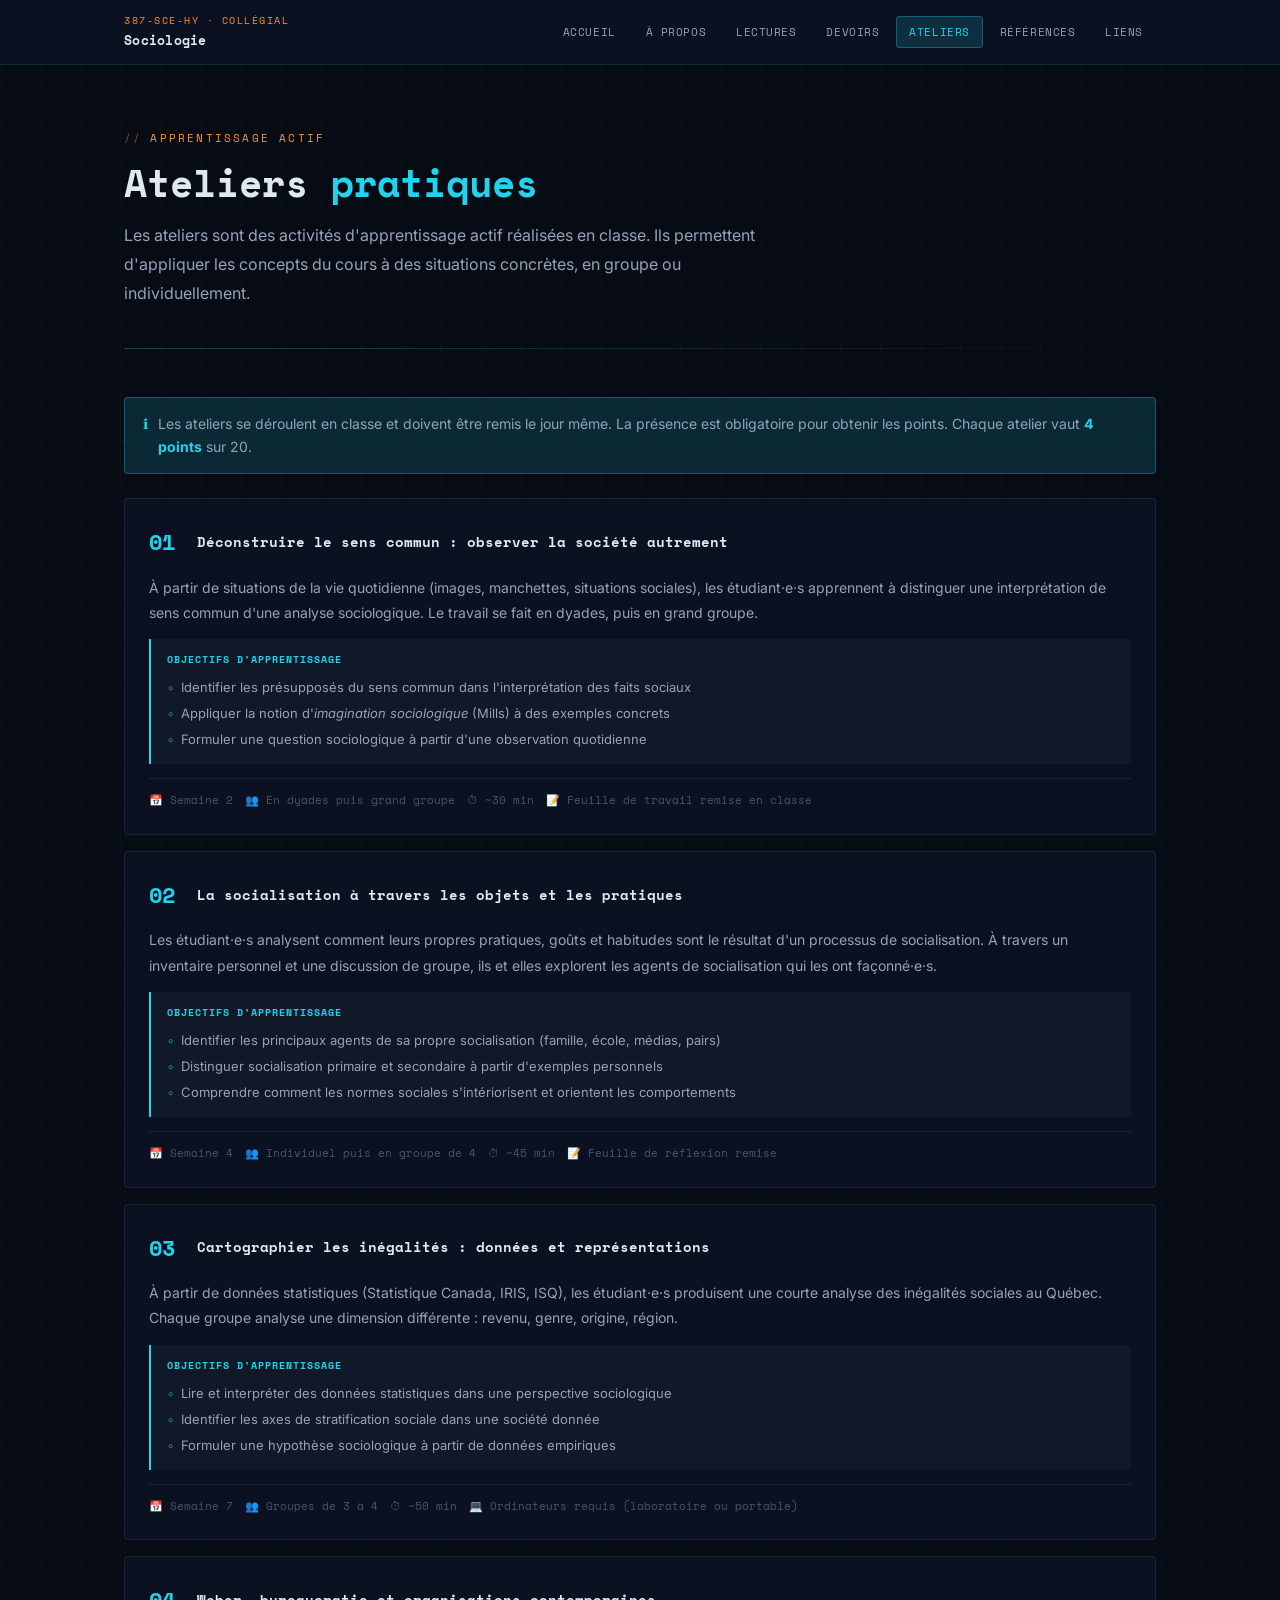
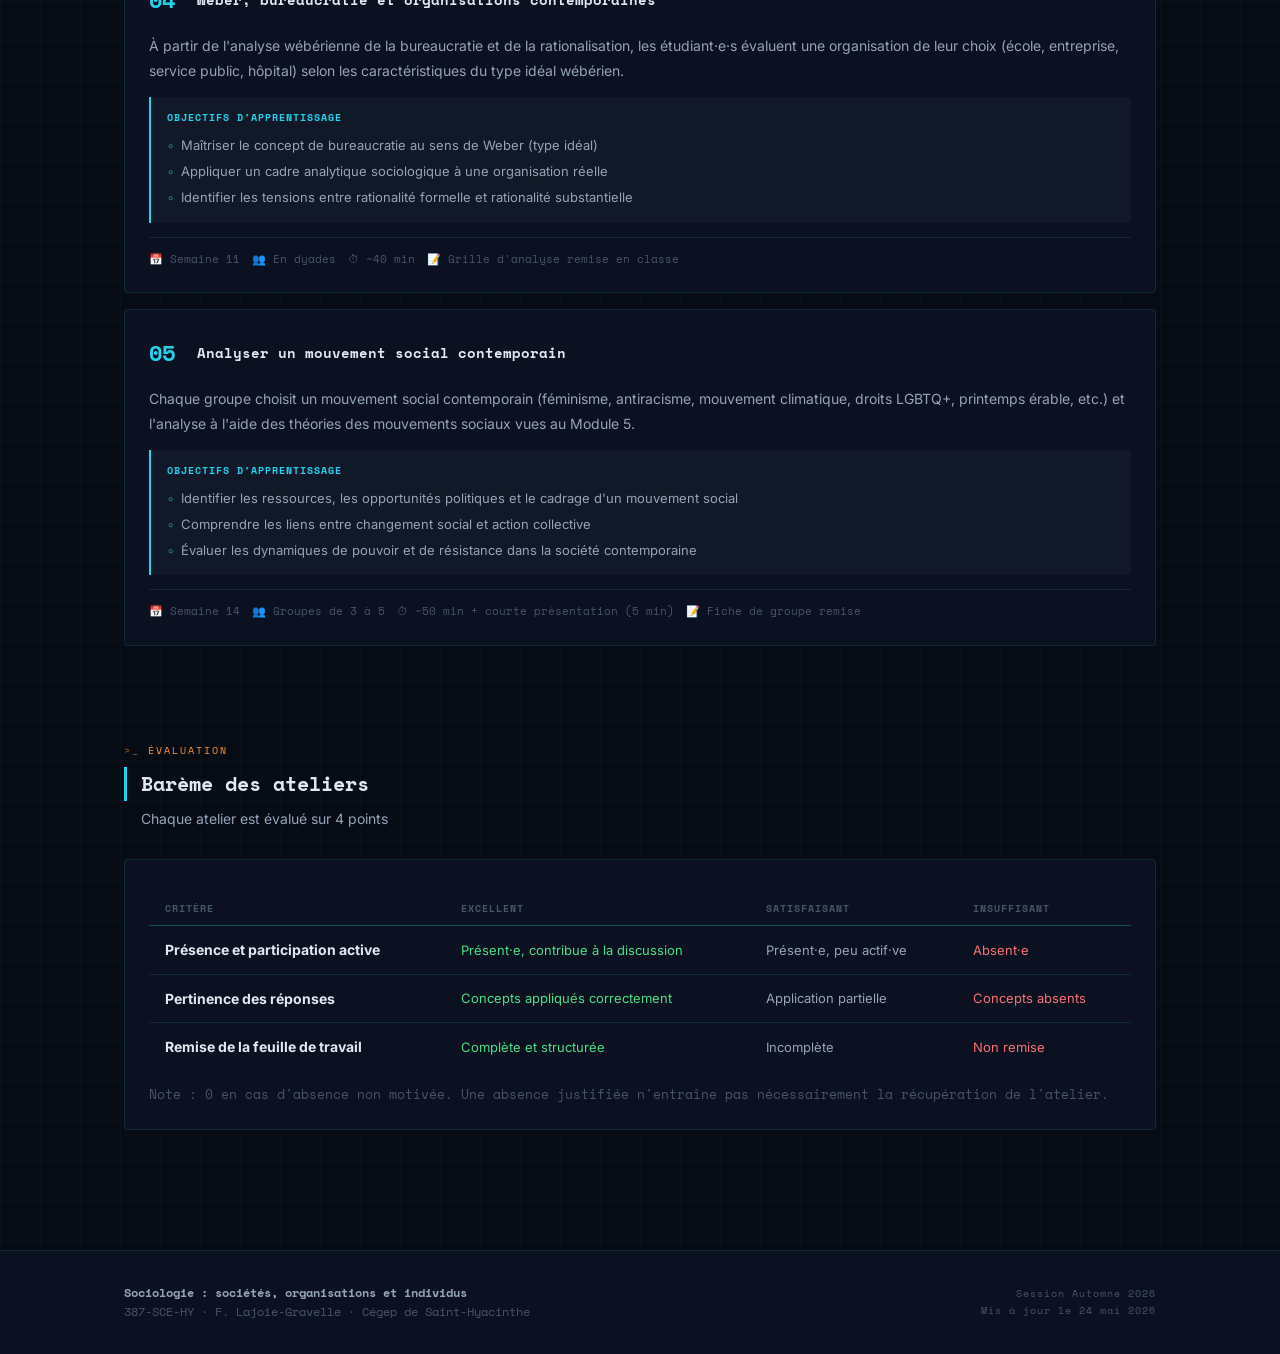
<file: ateliers.html>
<!DOCTYPE html>
<html lang="fr">
<head>
  <meta charset="UTF-8">
  <meta name="viewport" content="width=device-width, initial-scale=1.0">
  <title>Ateliers · 387-SCE-HY</title>
  <link rel="preconnect" href="https://fonts.googleapis.com">
  <link rel="preconnect" href="https://fonts.gstatic.com" crossorigin>
  <link href="https://fonts.googleapis.com/css2?family=Space+Mono:ital,wght@0,400;0,700;1,400&family=Inter:wght@400;500;600;700&display=swap" rel="stylesheet">
  <link rel="stylesheet" href="css/style.css">
</head>
<body>

  <!-- HEADER -->
  <header class="site-header">
    <div class="header-inner">
      <div class="site-brand">
        <span class="code">387-SCE-HY · Collégial</span>
        <span class="name">Sociologie</span>
      </div>
      <nav class="site-nav">
        <a href="index.html">Accueil</a>
        <a href="apropos.html">À propos</a>
        <a href="lectures.html">Lectures</a>
        <a href="devoirs.html">Devoirs</a>
        <a href="ateliers.html" class="active">Ateliers</a>
        <a href="references.html">Références</a>
        <a href="liens.html">Liens</a>
      </nav>
      <button class="nav-toggle" aria-label="Menu">
        <span></span><span></span><span></span>
      </button>
    </div>
  </header>

  <!-- HERO -->
  <div class="page-hero">
    <div class="label">Apprentissage actif</div>
    <h1>Ateliers <span>pratiques</span></h1>
    <p>Les ateliers sont des activités d'apprentissage actif réalisées en classe. Ils permettent d'appliquer les concepts du cours à des situations concrètes, en groupe ou individuellement.</p>
    <div class="divider"></div>
  </div>

  <!-- INTRO -->
  <div class="section" style="padding-top: 0;">
    <div class="info-box mb-24">
      <span class="icon">ℹ</span>
      <span>Les ateliers se déroulent en classe et doivent être remis le jour même. La présence est obligatoire pour obtenir les points. Chaque atelier vaut <strong style="color: var(--cyan);">4 points</strong> sur 20.</span>
    </div>

    <!-- ATELIER 1 -->
    <div class="atelier-card">
      <div class="header">
        <span class="atelier-num">01</span>
        <h2>Déconstruire le sens commun : observer la société autrement</h2>
      </div>
      <p class="desc">
        À partir de situations de la vie quotidienne (images, manchettes, situations sociales), les étudiant·e·s apprennent à distinguer une interprétation de sens commun d'une analyse sociologique. Le travail se fait en dyades, puis en grand groupe.
      </p>
      <div class="objectifs">
        <strong>Objectifs d'apprentissage</strong>
        <ul>
          <li>Identifier les présupposés du sens commun dans l'interprétation des faits sociaux</li>
          <li>Appliquer la notion d'<em>imagination sociologique</em> (Mills) à des exemples concrets</li>
          <li>Formuler une question sociologique à partir d'une observation quotidienne</li>
        </ul>
      </div>
      <div class="atelier-footer">
        <span>📅 Semaine 2</span>
        <span>👥 En dyades puis grand groupe</span>
        <span>⏱ ~30 min</span>
        <span>📝 Feuille de travail remise en classe</span>
      </div>
    </div>

    <!-- ATELIER 2 -->
    <div class="atelier-card">
      <div class="header">
        <span class="atelier-num">02</span>
        <h2>La socialisation à travers les objets et les pratiques</h2>
      </div>
      <p class="desc">
        Les étudiant·e·s analysent comment leurs propres pratiques, goûts et habitudes sont le résultat d'un processus de socialisation. À travers un inventaire personnel et une discussion de groupe, ils et elles explorent les agents de socialisation qui les ont façonné·e·s.
      </p>
      <div class="objectifs">
        <strong>Objectifs d'apprentissage</strong>
        <ul>
          <li>Identifier les principaux agents de sa propre socialisation (famille, école, médias, pairs)</li>
          <li>Distinguer socialisation primaire et secondaire à partir d'exemples personnels</li>
          <li>Comprendre comment les normes sociales s'intériorisent et orientent les comportements</li>
        </ul>
      </div>
      <div class="atelier-footer">
        <span>📅 Semaine 4</span>
        <span>👥 Individuel puis en groupe de 4</span>
        <span>⏱ ~45 min</span>
        <span>📝 Feuille de réflexion remise</span>
      </div>
    </div>

    <!-- ATELIER 3 -->
    <div class="atelier-card">
      <div class="header">
        <span class="atelier-num">03</span>
        <h2>Cartographier les inégalités : données et représentations</h2>
      </div>
      <p class="desc">
        À partir de données statistiques (Statistique Canada, IRIS, ISQ), les étudiant·e·s produisent une courte analyse des inégalités sociales au Québec. Chaque groupe analyse une dimension différente : revenu, genre, origine, région.
      </p>
      <div class="objectifs">
        <strong>Objectifs d'apprentissage</strong>
        <ul>
          <li>Lire et interpréter des données statistiques dans une perspective sociologique</li>
          <li>Identifier les axes de stratification sociale dans une société donnée</li>
          <li>Formuler une hypothèse sociologique à partir de données empiriques</li>
        </ul>
      </div>
      <div class="atelier-footer">
        <span>📅 Semaine 7</span>
        <span>👥 Groupes de 3 à 4</span>
        <span>⏱ ~50 min</span>
        <span>💻 Ordinateurs requis (laboratoire ou portable)</span>
      </div>
    </div>

    <!-- ATELIER 4 -->
    <div class="atelier-card">
      <div class="header">
        <span class="atelier-num">04</span>
        <h2>Weber, bureaucratie et organisations contemporaines</h2>
      </div>
      <p class="desc">
        À partir de l'analyse wébérienne de la bureaucratie et de la rationalisation, les étudiant·e·s évaluent une organisation de leur choix (école, entreprise, service public, hôpital) selon les caractéristiques du type idéal wébérien.
      </p>
      <div class="objectifs">
        <strong>Objectifs d'apprentissage</strong>
        <ul>
          <li>Maîtriser le concept de bureaucratie au sens de Weber (type idéal)</li>
          <li>Appliquer un cadre analytique sociologique à une organisation réelle</li>
          <li>Identifier les tensions entre rationalité formelle et rationalité substantielle</li>
        </ul>
      </div>
      <div class="atelier-footer">
        <span>📅 Semaine 11</span>
        <span>👥 En dyades</span>
        <span>⏱ ~40 min</span>
        <span>📝 Grille d'analyse remise en classe</span>
      </div>
    </div>

    <!-- ATELIER 5 -->
    <div class="atelier-card">
      <div class="header">
        <span class="atelier-num">05</span>
        <h2>Analyser un mouvement social contemporain</h2>
      </div>
      <p class="desc">
        Chaque groupe choisit un mouvement social contemporain (féminisme, antiracisme, mouvement climatique, droits LGBTQ+, printemps érable, etc.) et l'analyse à l'aide des théories des mouvements sociaux vues au Module 5.
      </p>
      <div class="objectifs">
        <strong>Objectifs d'apprentissage</strong>
        <ul>
          <li>Identifier les ressources, les opportunités politiques et le cadrage d'un mouvement social</li>
          <li>Comprendre les liens entre changement social et action collective</li>
          <li>Évaluer les dynamiques de pouvoir et de résistance dans la société contemporaine</li>
        </ul>
      </div>
      <div class="atelier-footer">
        <span>📅 Semaine 14</span>
        <span>👥 Groupes de 3 à 5</span>
        <span>⏱ ~50 min + courte présentation (5 min)</span>
        <span>📝 Fiche de groupe remise</span>
      </div>
    </div>

  </div>

  <!-- BARÈME -->
  <div class="section">
    <div class="section-label">Évaluation</div>
    <div class="section-title">Barème des ateliers</div>
    <div class="section-subtitle">Chaque atelier est évalué sur 4 points</div>

    <div class="card">
      <table class="eval-table">
        <thead>
          <tr>
            <th>Critère</th>
            <th>Excellent</th>
            <th>Satisfaisant</th>
            <th>Insuffisant</th>
          </tr>
        </thead>
        <tbody>
          <tr>
            <td><strong style="color: var(--text);">Présence et participation active</strong></td>
            <td style="color: var(--green); font-size: 13px;">Présent·e, contribue à la discussion</td>
            <td style="color: var(--text-2); font-size: 13px;">Présent·e, peu actif·ve</td>
            <td style="color: var(--red); font-size: 13px;">Absent·e</td>
          </tr>
          <tr>
            <td><strong style="color: var(--text);">Pertinence des réponses</strong></td>
            <td style="color: var(--green); font-size: 13px;">Concepts appliqués correctement</td>
            <td style="color: var(--text-2); font-size: 13px;">Application partielle</td>
            <td style="color: var(--red); font-size: 13px;">Concepts absents</td>
          </tr>
          <tr>
            <td><strong style="color: var(--text);">Remise de la feuille de travail</strong></td>
            <td style="color: var(--green); font-size: 13px;">Complète et structurée</td>
            <td style="color: var(--text-2); font-size: 13px;">Incomplète</td>
            <td style="color: var(--red); font-size: 13px;">Non remise</td>
          </tr>
        </tbody>
      </table>
      <p style="font-size: 13px; color: var(--text-3); margin-top: 12px; font-family: var(--font-mono);">Note : 0 en cas d'absence non motivée. Une absence justifiée n'entraîne pas nécessairement la récupération de l'atelier.</p>
    </div>
  </div>

  <!-- FOOTER -->
  <footer class="site-footer">
    <div class="footer-inner">
      <div class="left">
        <strong>Sociologie : sociétés, organisations et individus</strong><br>
        387-SCE-HY · F. Lajoie-Gravelle · Cégep de Saint-Hyacinthe
      </div>
      <div class="right">
        Session Automne 2026<br>
        Mis à jour le 24 mai 2026
      </div>
    </div>
  </footer>

  <script src="js/main.js"></script>
</body>
</html>
</file>
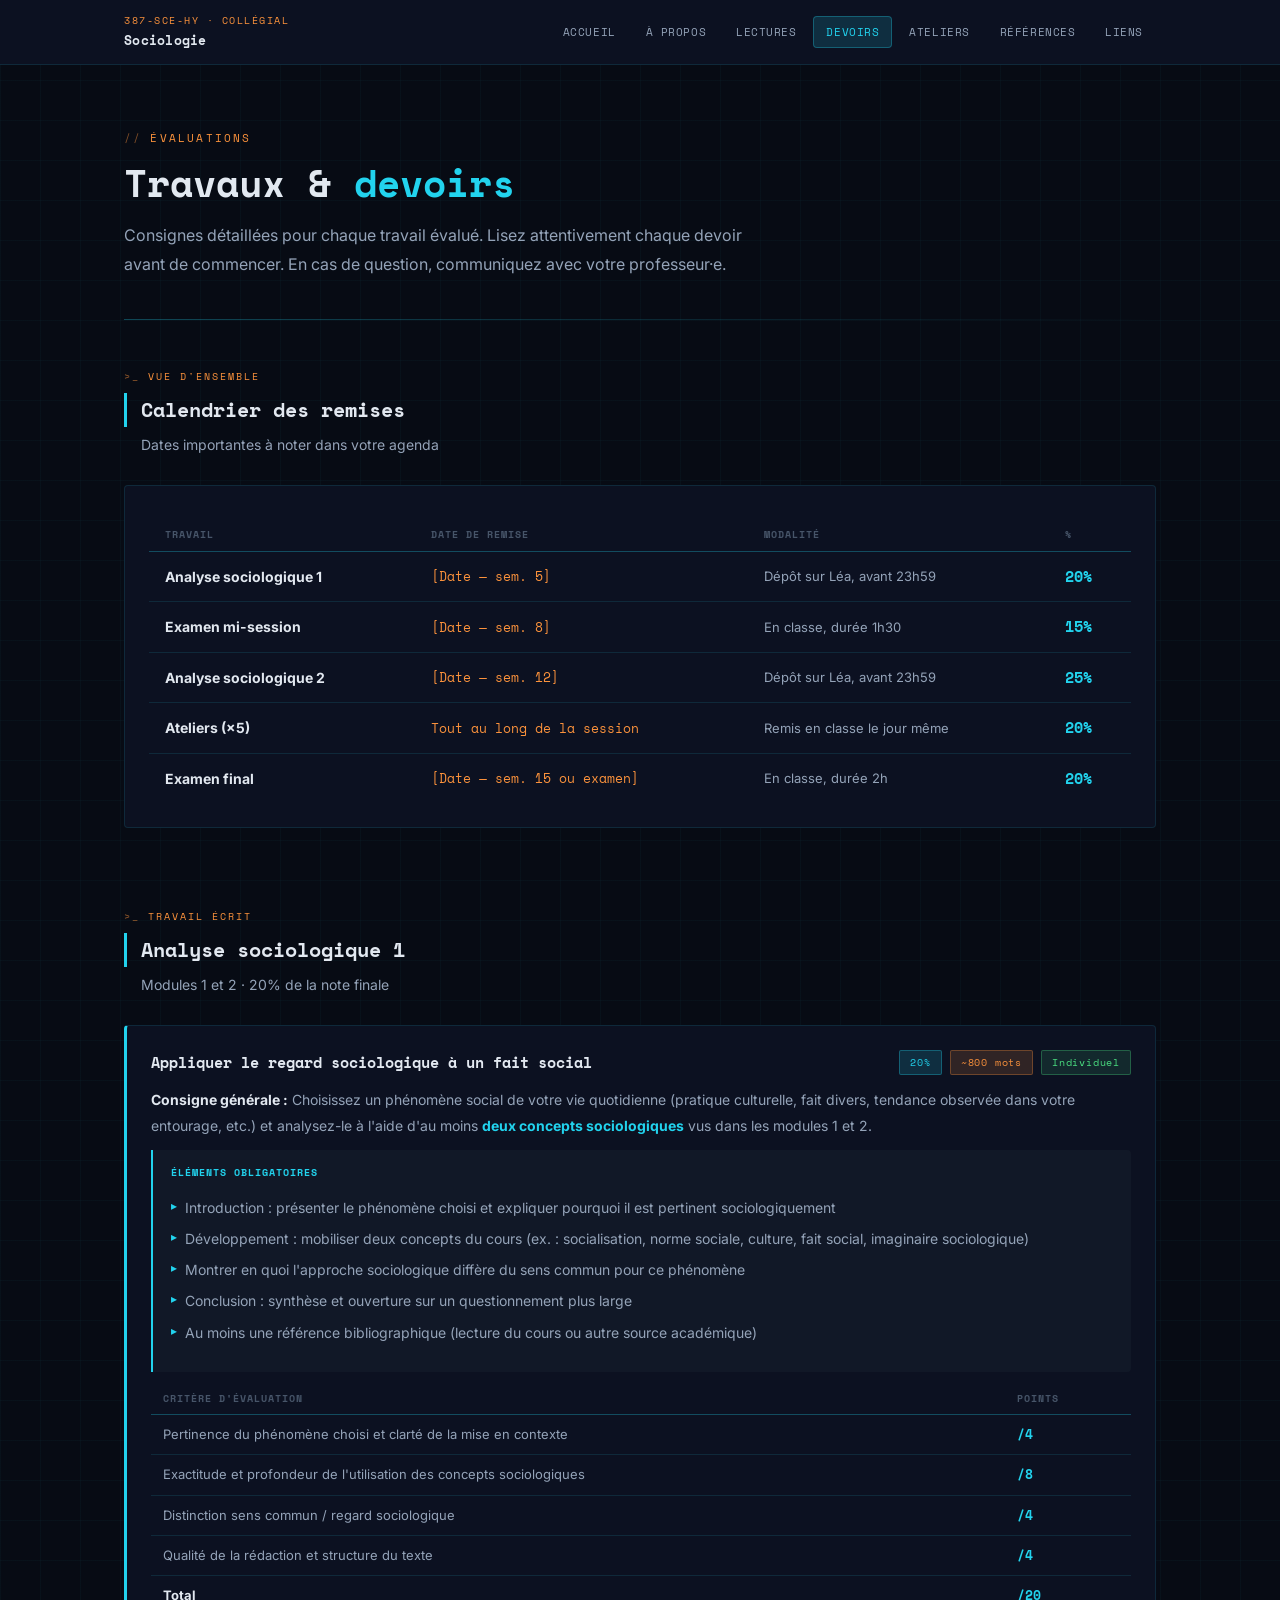
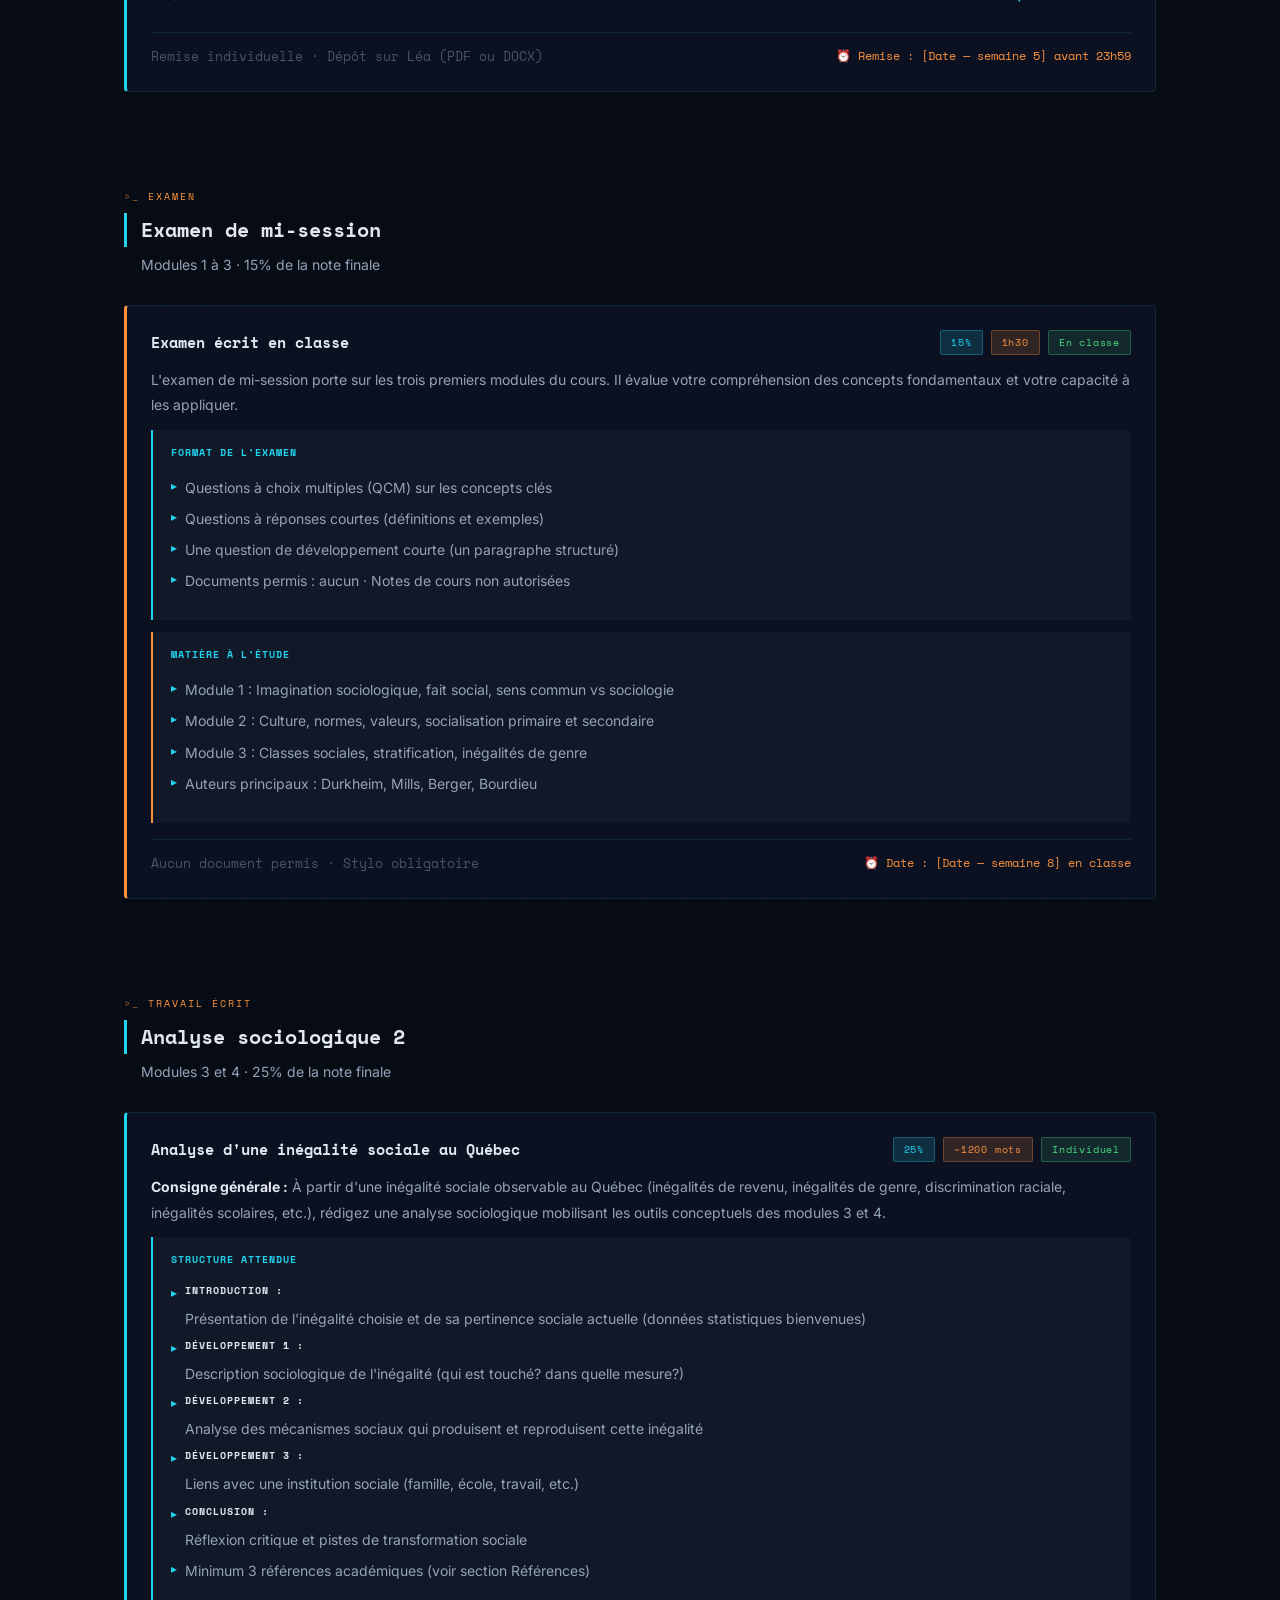
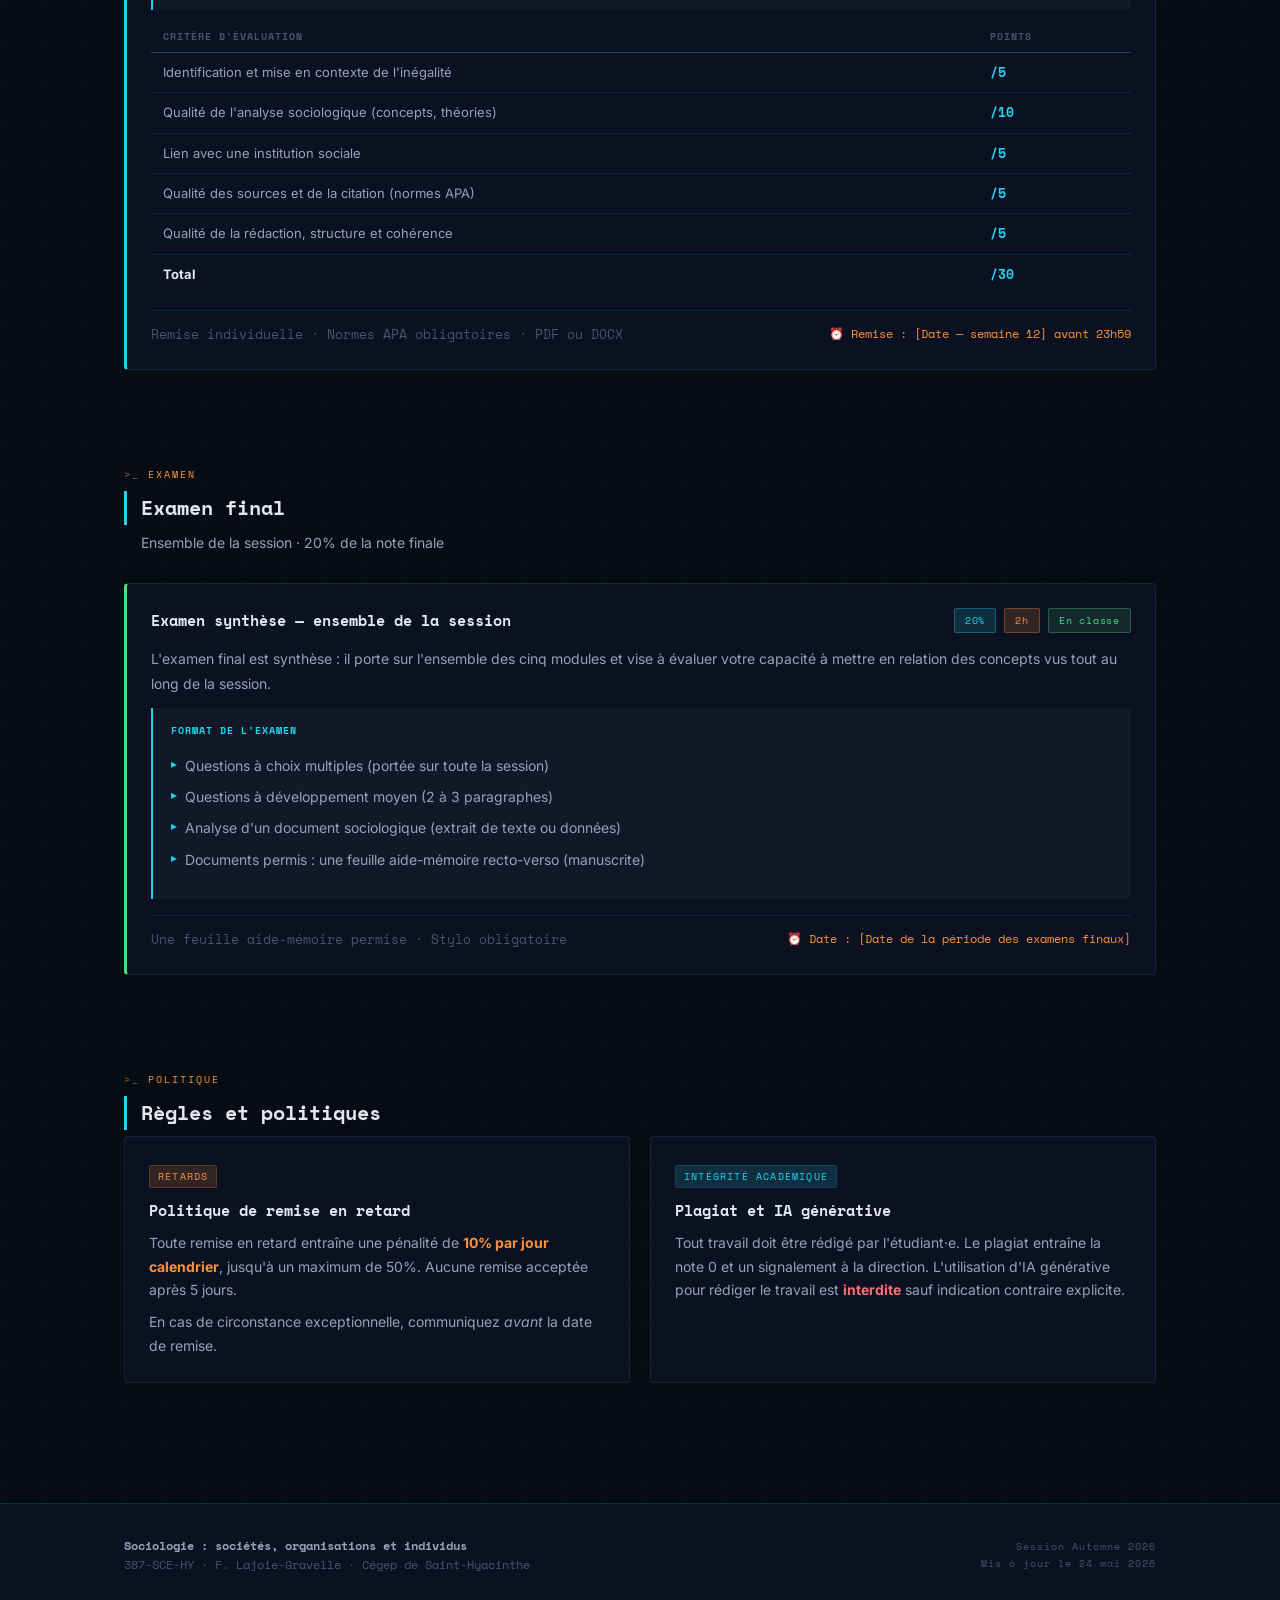
<file: devoirs.html>
<!DOCTYPE html>
<html lang="fr">
<head>
  <meta charset="UTF-8">
  <meta name="viewport" content="width=device-width, initial-scale=1.0">
  <title>Devoirs · 387-SCE-HY</title>
  <link rel="preconnect" href="https://fonts.googleapis.com">
  <link rel="preconnect" href="https://fonts.gstatic.com" crossorigin>
  <link href="https://fonts.googleapis.com/css2?family=Space+Mono:ital,wght@0,400;0,700;1,400&family=Inter:wght@400;500;600;700&display=swap" rel="stylesheet">
  <link rel="stylesheet" href="css/style.css">
  <style>
    .consignes {
      background: var(--bg-3);
      border-left: 2px solid var(--cyan);
      padding: 14px 18px;
      border-radius: 0 var(--radius) var(--radius) 0;
      font-size: 14px;
      color: var(--text-2);
      margin: 12px 0;
    }
    .consignes strong {
      font-family: var(--font-mono);
      font-size: 10px;
      letter-spacing: 0.1em;
      text-transform: uppercase;
      color: var(--cyan);
      display: block;
      margin-bottom: 6px;
    }
    .grille {
      width: 100%;
      border-collapse: collapse;
      font-size: 13px;
      margin-top: 8px;
    }
    .grille th {
      font-family: var(--font-mono);
      font-size: 10px;
      letter-spacing: 0.1em;
      text-transform: uppercase;
      color: var(--text-3);
      padding: 6px 12px;
      text-align: left;
      border-bottom: 1px solid var(--border-2);
    }
    .grille td {
      padding: 8px 12px;
      border-bottom: 1px solid var(--border);
      color: var(--text-2);
    }
    .grille tr:last-child td { border-bottom: none; }
    .grille .pct {
      font-family: var(--font-mono);
      color: var(--cyan);
      font-weight: 700;
    }
  </style>
</head>
<body>

  <!-- HEADER -->
  <header class="site-header">
    <div class="header-inner">
      <div class="site-brand">
        <span class="code">387-SCE-HY · Collégial</span>
        <span class="name">Sociologie</span>
      </div>
      <nav class="site-nav">
        <a href="index.html">Accueil</a>
        <a href="apropos.html">À propos</a>
        <a href="lectures.html">Lectures</a>
        <a href="devoirs.html" class="active">Devoirs</a>
        <a href="ateliers.html">Ateliers</a>
        <a href="references.html">Références</a>
        <a href="liens.html">Liens</a>
      </nav>
      <button class="nav-toggle" aria-label="Menu">
        <span></span><span></span><span></span>
      </button>
    </div>
  </header>

  <!-- HERO -->
  <div class="page-hero">
    <div class="label">Évaluations</div>
    <h1>Travaux &amp; <span>devoirs</span></h1>
    <p>Consignes détaillées pour chaque travail évalué. Lisez attentivement chaque devoir avant de commencer. En cas de question, communiquez avec votre professeur·e.</p>
    <div class="divider"></div>
  </div>

  <!-- CALENDRIER RAPIDE -->
  <div class="section" style="padding-top: 0;">
    <div class="section-label">Vue d'ensemble</div>
    <div class="section-title">Calendrier des remises</div>
    <div class="section-subtitle">Dates importantes à noter dans votre agenda</div>

    <div class="card">
      <table class="eval-table">
        <thead>
          <tr>
            <th>Travail</th>
            <th>Date de remise</th>
            <th>Modalité</th>
            <th>%</th>
          </tr>
        </thead>
        <tbody>
          <tr>
            <td><strong style="color: var(--text);">Analyse sociologique 1</strong></td>
            <td style="font-family: var(--font-mono); color: var(--orange); font-size: 13px;">[Date — sem. 5]</td>
            <td style="font-size: 13px; color: var(--text-2);">Dépôt sur Léa, avant 23h59</td>
            <td class="pct">20%</td>
          </tr>
          <tr>
            <td><strong style="color: var(--text);">Examen mi-session</strong></td>
            <td style="font-family: var(--font-mono); color: var(--orange); font-size: 13px;">[Date — sem. 8]</td>
            <td style="font-size: 13px; color: var(--text-2);">En classe, durée 1h30</td>
            <td class="pct">15%</td>
          </tr>
          <tr>
            <td><strong style="color: var(--text);">Analyse sociologique 2</strong></td>
            <td style="font-family: var(--font-mono); color: var(--orange); font-size: 13px;">[Date — sem. 12]</td>
            <td style="font-size: 13px; color: var(--text-2);">Dépôt sur Léa, avant 23h59</td>
            <td class="pct">25%</td>
          </tr>
          <tr>
            <td><strong style="color: var(--text);">Ateliers (×5)</strong></td>
            <td style="font-family: var(--font-mono); color: var(--orange); font-size: 13px;">Tout au long de la session</td>
            <td style="font-size: 13px; color: var(--text-2);">Remis en classe le jour même</td>
            <td class="pct">20%</td>
          </tr>
          <tr>
            <td><strong style="color: var(--text);">Examen final</strong></td>
            <td style="font-family: var(--font-mono); color: var(--orange); font-size: 13px;">[Date — sem. 15 ou examen]</td>
            <td style="font-size: 13px; color: var(--text-2);">En classe, durée 2h</td>
            <td class="pct">20%</td>
          </tr>
        </tbody>
      </table>
    </div>
  </div>

  <!-- DEVOIR 1 -->
  <div class="section">
    <div class="section-label">Travail écrit</div>
    <div class="section-title">Analyse sociologique 1</div>
    <div class="section-subtitle">Modules 1 et 2 · 20% de la note finale</div>

    <div class="devoir-card">
      <div class="devoir-header">
        <div class="devoir-title">Appliquer le regard sociologique à un fait social</div>
        <div class="devoir-meta">
          <span class="badge badge-cyan">20%</span>
          <span class="badge badge-orange">~800 mots</span>
          <span class="badge badge-green">Individuel</span>
        </div>
      </div>
      <div class="devoir-body">
        <p><strong style="color: var(--text);">Consigne générale :</strong> Choisissez un phénomène social de votre vie quotidienne (pratique culturelle, fait divers, tendance observée dans votre entourage, etc.) et analysez-le à l'aide d'au moins <strong style="color: var(--cyan);">deux concepts sociologiques</strong> vus dans les modules 1 et 2.</p>

        <div class="consignes">
          <strong>Éléments obligatoires</strong>
          <ul>
            <li>Introduction : présenter le phénomène choisi et expliquer pourquoi il est pertinent sociologiquement</li>
            <li>Développement : mobiliser deux concepts du cours (ex. : socialisation, norme sociale, culture, fait social, imaginaire sociologique)</li>
            <li>Montrer en quoi l'approche sociologique diffère du sens commun pour ce phénomène</li>
            <li>Conclusion : synthèse et ouverture sur un questionnement plus large</li>
            <li>Au moins une référence bibliographique (lecture du cours ou autre source académique)</li>
          </ul>
        </div>

        <table class="grille">
          <thead>
            <tr><th>Critère d'évaluation</th><th>Points</th></tr>
          </thead>
          <tbody>
            <tr><td>Pertinence du phénomène choisi et clarté de la mise en contexte</td><td class="pct">/4</td></tr>
            <tr><td>Exactitude et profondeur de l'utilisation des concepts sociologiques</td><td class="pct">/8</td></tr>
            <tr><td>Distinction sens commun / regard sociologique</td><td class="pct">/4</td></tr>
            <tr><td>Qualité de la rédaction et structure du texte</td><td class="pct">/4</td></tr>
            <tr><td style="font-weight: 700; color: var(--text);">Total</td><td class="pct">/20</td></tr>
          </tbody>
        </table>
      </div>
      <div class="devoir-footer">
        <span>Remise individuelle · Dépôt sur Léa (PDF ou DOCX)</span>
        <span class="due">⏰ Remise : [Date — semaine 5] avant 23h59</span>
      </div>
    </div>
  </div>

  <!-- EXAMEN MI-SESSION -->
  <div class="section">
    <div class="section-label">Examen</div>
    <div class="section-title">Examen de mi-session</div>
    <div class="section-subtitle">Modules 1 à 3 · 15% de la note finale</div>

    <div class="devoir-card orange">
      <div class="devoir-header">
        <div class="devoir-title">Examen écrit en classe</div>
        <div class="devoir-meta">
          <span class="badge badge-cyan">15%</span>
          <span class="badge badge-orange">1h30</span>
          <span class="badge badge-green">En classe</span>
        </div>
      </div>
      <div class="devoir-body">
        <p>L'examen de mi-session porte sur les trois premiers modules du cours. Il évalue votre compréhension des concepts fondamentaux et votre capacité à les appliquer.</p>

        <div class="consignes">
          <strong>Format de l'examen</strong>
          <ul>
            <li>Questions à choix multiples (QCM) sur les concepts clés</li>
            <li>Questions à réponses courtes (définitions et exemples)</li>
            <li>Une question de développement courte (un paragraphe structuré)</li>
            <li>Documents permis : aucun · Notes de cours non autorisées</li>
          </ul>
        </div>

        <div class="consignes" style="border-left-color: var(--orange);">
          <strong>Matière à l'étude</strong>
          <ul>
            <li>Module 1 : Imagination sociologique, fait social, sens commun vs sociologie</li>
            <li>Module 2 : Culture, normes, valeurs, socialisation primaire et secondaire</li>
            <li>Module 3 : Classes sociales, stratification, inégalités de genre</li>
            <li>Auteurs principaux : Durkheim, Mills, Berger, Bourdieu</li>
          </ul>
        </div>
      </div>
      <div class="devoir-footer">
        <span>Aucun document permis · Stylo obligatoire</span>
        <span class="due">⏰ Date : [Date — semaine 8] en classe</span>
      </div>
    </div>
  </div>

  <!-- DEVOIR 2 -->
  <div class="section">
    <div class="section-label">Travail écrit</div>
    <div class="section-title">Analyse sociologique 2</div>
    <div class="section-subtitle">Modules 3 et 4 · 25% de la note finale</div>

    <div class="devoir-card">
      <div class="devoir-header">
        <div class="devoir-title">Analyse d'une inégalité sociale au Québec</div>
        <div class="devoir-meta">
          <span class="badge badge-cyan">25%</span>
          <span class="badge badge-orange">~1200 mots</span>
          <span class="badge badge-green">Individuel</span>
        </div>
      </div>
      <div class="devoir-body">
        <p><strong style="color: var(--text);">Consigne générale :</strong> À partir d'une inégalité sociale observable au Québec (inégalités de revenu, inégalités de genre, discrimination raciale, inégalités scolaires, etc.), rédigez une analyse sociologique mobilisant les outils conceptuels des modules 3 et 4.</p>

        <div class="consignes">
          <strong>Structure attendue</strong>
          <ul>
            <li><strong style="color: var(--text);">Introduction :</strong> Présentation de l'inégalité choisie et de sa pertinence sociale actuelle (données statistiques bienvenues)</li>
            <li><strong style="color: var(--text);">Développement 1 :</strong> Description sociologique de l'inégalité (qui est touché? dans quelle mesure?)</li>
            <li><strong style="color: var(--text);">Développement 2 :</strong> Analyse des mécanismes sociaux qui produisent et reproduisent cette inégalité</li>
            <li><strong style="color: var(--text);">Développement 3 :</strong> Liens avec une institution sociale (famille, école, travail, etc.)</li>
            <li><strong style="color: var(--text);">Conclusion :</strong> Réflexion critique et pistes de transformation sociale</li>
            <li>Minimum 3 références académiques (voir section Références)</li>
          </ul>
        </div>

        <table class="grille">
          <thead>
            <tr><th>Critère d'évaluation</th><th>Points</th></tr>
          </thead>
          <tbody>
            <tr><td>Identification et mise en contexte de l'inégalité</td><td class="pct">/5</td></tr>
            <tr><td>Qualité de l'analyse sociologique (concepts, théories)</td><td class="pct">/10</td></tr>
            <tr><td>Lien avec une institution sociale</td><td class="pct">/5</td></tr>
            <tr><td>Qualité des sources et de la citation (normes APA)</td><td class="pct">/5</td></tr>
            <tr><td>Qualité de la rédaction, structure et cohérence</td><td class="pct">/5</td></tr>
            <tr><td style="font-weight: 700; color: var(--text);">Total</td><td class="pct">/30</td></tr>
          </tbody>
        </table>
      </div>
      <div class="devoir-footer">
        <span>Remise individuelle · Normes APA obligatoires · PDF ou DOCX</span>
        <span class="due">⏰ Remise : [Date — semaine 12] avant 23h59</span>
      </div>
    </div>
  </div>

  <!-- EXAMEN FINAL -->
  <div class="section">
    <div class="section-label">Examen</div>
    <div class="section-title">Examen final</div>
    <div class="section-subtitle">Ensemble de la session · 20% de la note finale</div>

    <div class="devoir-card green">
      <div class="devoir-header">
        <div class="devoir-title">Examen synthèse — ensemble de la session</div>
        <div class="devoir-meta">
          <span class="badge badge-cyan">20%</span>
          <span class="badge badge-orange">2h</span>
          <span class="badge badge-green">En classe</span>
        </div>
      </div>
      <div class="devoir-body">
        <p>L'examen final est synthèse : il porte sur l'ensemble des cinq modules et vise à évaluer votre capacité à mettre en relation des concepts vus tout au long de la session.</p>

        <div class="consignes">
          <strong>Format de l'examen</strong>
          <ul>
            <li>Questions à choix multiples (portée sur toute la session)</li>
            <li>Questions à développement moyen (2 à 3 paragraphes)</li>
            <li>Analyse d'un document sociologique (extrait de texte ou données)</li>
            <li>Documents permis : une feuille aide-mémoire recto-verso (manuscrite)</li>
          </ul>
        </div>
      </div>
      <div class="devoir-footer">
        <span>Une feuille aide-mémoire permise · Stylo obligatoire</span>
        <span class="due">⏰ Date : [Date de la période des examens finaux]</span>
      </div>
    </div>
  </div>

  <!-- POLITIQUE -->
  <div class="section">
    <div class="section-label">Politique</div>
    <div class="section-title">Règles et politiques</div>

    <div class="grid-2">
      <div class="card">
        <div class="card-tag orange">Retards</div>
        <h2>Politique de remise en retard</h2>
        <p>Toute remise en retard entraîne une pénalité de <strong style="color: var(--orange);">10% par jour calendrier</strong>, jusqu'à un maximum de 50%. Aucune remise acceptée après 5 jours.</p>
        <p style="margin-top: 8px;">En cas de circonstance exceptionnelle, communiquez <em>avant</em> la date de remise.</p>
      </div>
      <div class="card">
        <div class="card-tag">Intégrité académique</div>
        <h2>Plagiat et IA générative</h2>
        <p>Tout travail doit être rédigé par l'étudiant·e. Le plagiat entraîne la note 0 et un signalement à la direction. L'utilisation d'IA générative pour rédiger le travail est <strong style="color: var(--red);">interdite</strong> sauf indication contraire explicite.</p>
      </div>
    </div>
  </div>

  <!-- FOOTER -->
  <footer class="site-footer">
    <div class="footer-inner">
      <div class="left">
        <strong>Sociologie : sociétés, organisations et individus</strong><br>
        387-SCE-HY · F. Lajoie-Gravelle · Cégep de Saint-Hyacinthe
      </div>
      <div class="right">
        Session Automne 2026<br>
        Mis à jour le 24 mai 2026
      </div>
    </div>
  </footer>

  <script src="js/main.js"></script>
</body>
</html>
</file>
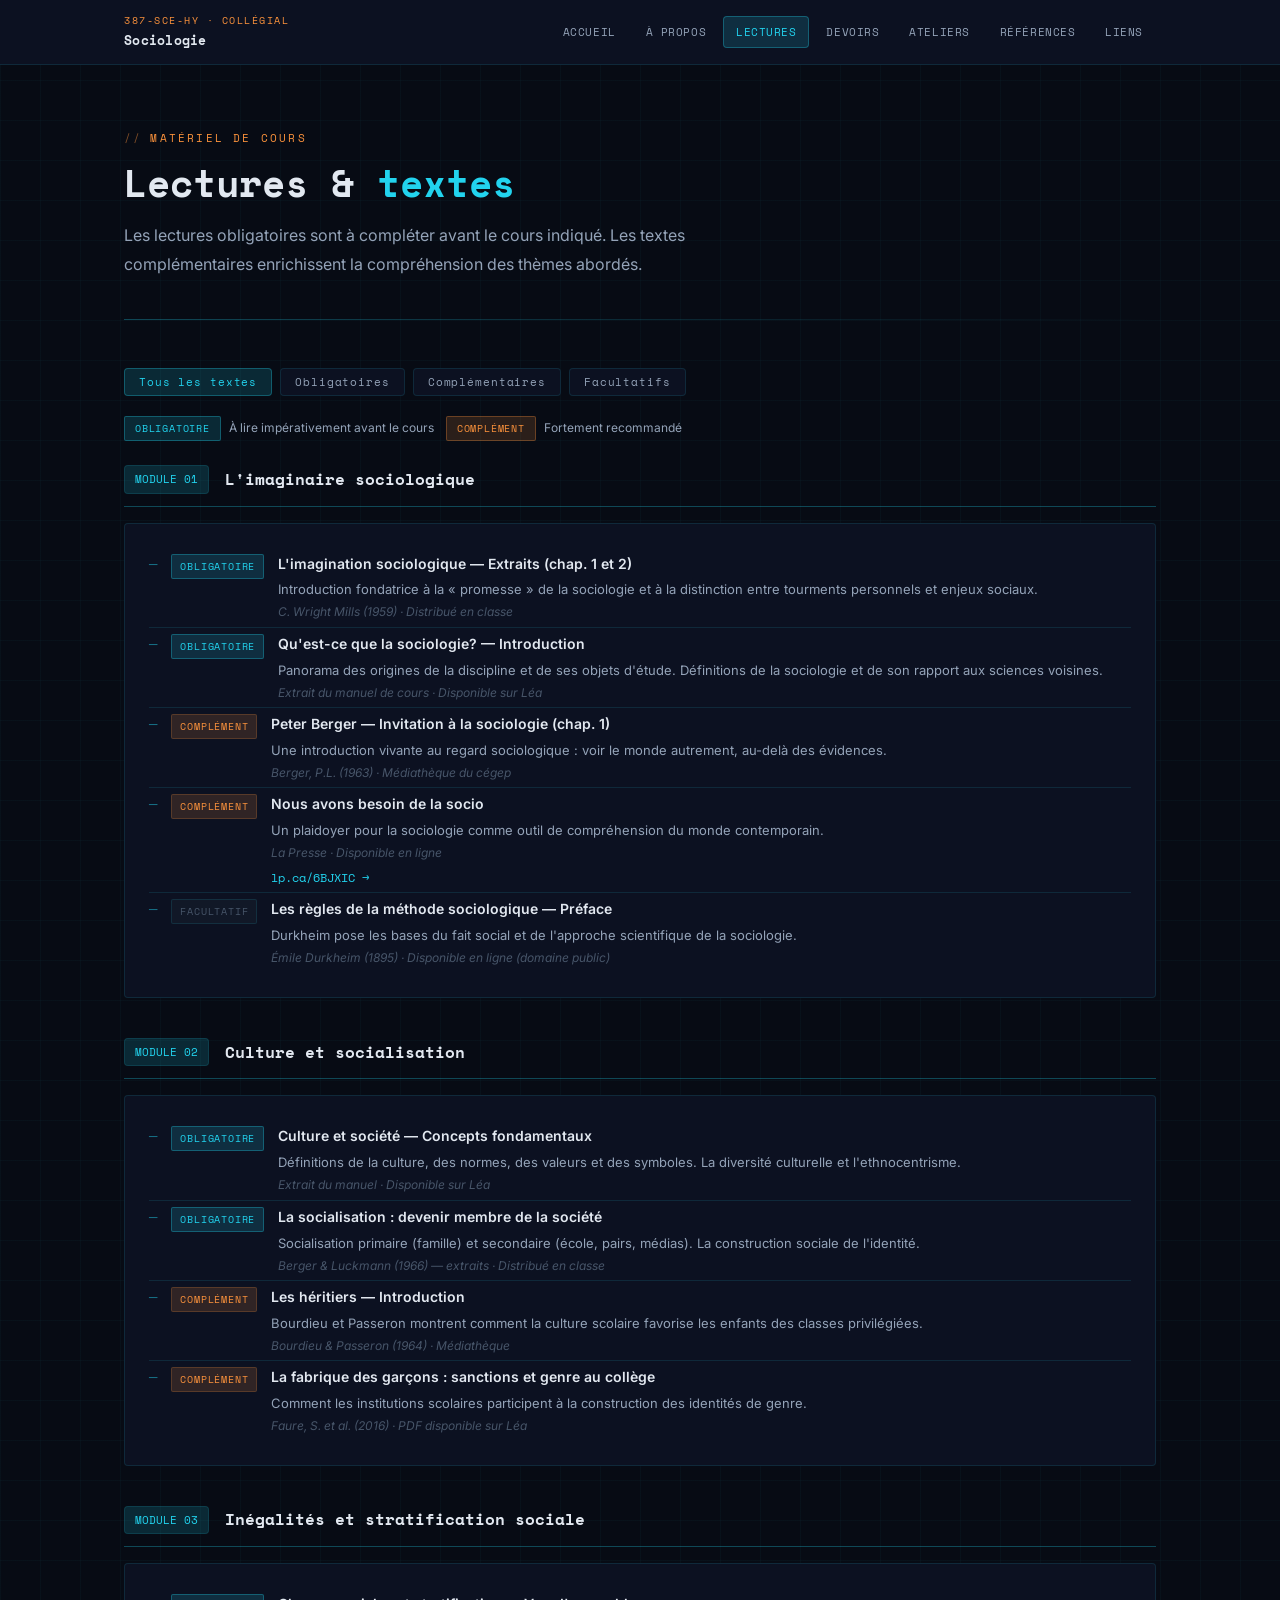
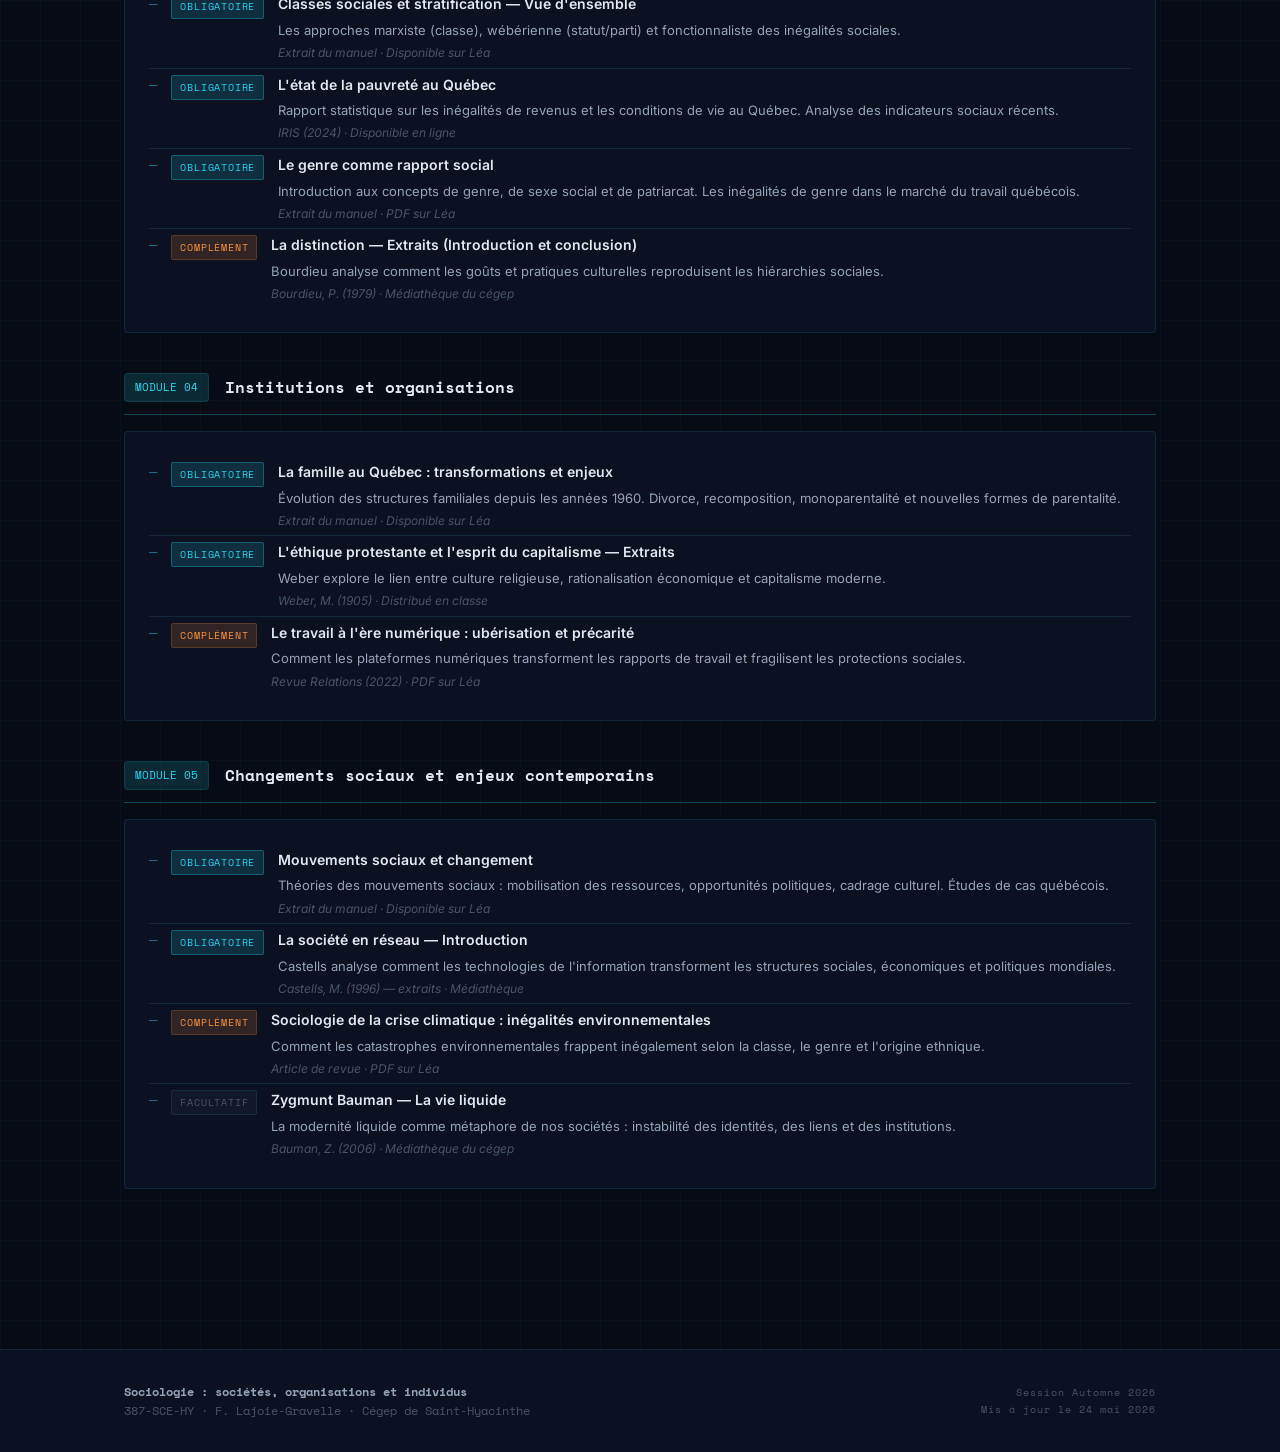
<file: lectures.html>
<!DOCTYPE html>
<html lang="fr">
<head>
  <meta charset="UTF-8">
  <meta name="viewport" content="width=device-width, initial-scale=1.0">
  <title>Lectures · 387-SCE-HY</title>
  <link rel="preconnect" href="https://fonts.googleapis.com">
  <link rel="preconnect" href="https://fonts.gstatic.com" crossorigin>
  <link href="https://fonts.googleapis.com/css2?family=Space+Mono:ital,wght@0,400;0,700;1,400&family=Inter:wght@400;500;600;700&display=swap" rel="stylesheet">
  <link rel="stylesheet" href="css/style.css">
  <style>
    .reading-list { list-style: none; padding: 0; }
    .reading-item {
      display: flex;
      gap: 14px;
      padding: 12px 16px;
      border-bottom: 1px solid var(--border);
      align-items: flex-start;
      transition: background 0.2s;
    }
    .reading-item:last-child { border-bottom: none; }
    .reading-item:hover { background: var(--bg-3); border-radius: var(--radius); }
    .reading-item .type {
      font-family: var(--font-mono);
      font-size: 10px;
      letter-spacing: 0.08em;
      padding: 3px 8px;
      border-radius: 2px;
      white-space: nowrap;
      flex-shrink: 0;
      margin-top: 2px;
    }
    .type-obligatoire { color: var(--cyan); background: var(--cyan-dim); border: 1px solid var(--border-2); }
    .type-optionnel   { color: var(--text-3); background: var(--bg-3); border: 1px solid var(--border); }
    .type-complement  { color: var(--orange); background: var(--orange-dim); border: 1px solid rgba(251,146,60,0.2); }
    .reading-info h4  { font-size: 14px; font-weight: 600; color: var(--text); margin-bottom: 3px; }
    .reading-info p   { font-size: 13px; color: var(--text-2); }
    .reading-info .auteur { color: var(--text-3); font-size: 12px; margin-top: 2px; font-style: italic; }
    .reading-info a { font-size: 12px; font-family: var(--font-mono); color: var(--cyan); margin-top: 4px; display: inline-block; }

    .filter-group { display: flex; gap: 8px; flex-wrap: wrap; margin-bottom: 20px; }
    .filter-btn {
      font-family: var(--font-mono);
      font-size: 11px;
      letter-spacing: 0.08em;
      padding: 5px 14px;
      border-radius: var(--radius);
      border: 1px solid var(--border);
      background: var(--bg-2);
      color: var(--text-2);
      cursor: pointer;
      transition: all 0.2s;
    }
    .filter-btn:hover { border-color: var(--border-2); color: var(--cyan); }
    .filter-btn.active { border-color: var(--border-2); color: var(--cyan); background: var(--cyan-dim); }
  </style>
</head>
<body>

  <!-- HEADER -->
  <header class="site-header">
    <div class="header-inner">
      <div class="site-brand">
        <span class="code">387-SCE-HY · Collégial</span>
        <span class="name">Sociologie</span>
      </div>
      <nav class="site-nav">
        <a href="index.html">Accueil</a>
        <a href="apropos.html">À propos</a>
        <a href="lectures.html" class="active">Lectures</a>
        <a href="devoirs.html">Devoirs</a>
        <a href="ateliers.html">Ateliers</a>
        <a href="references.html">Références</a>
        <a href="liens.html">Liens</a>
      </nav>
      <button class="nav-toggle" aria-label="Menu">
        <span></span><span></span><span></span>
      </button>
    </div>
  </header>

  <!-- HERO -->
  <div class="page-hero">
    <div class="label">Matériel de cours</div>
    <h1>Lectures &amp; <span>textes</span></h1>
    <p>Les lectures obligatoires sont à compléter avant le cours indiqué. Les textes complémentaires enrichissent la compréhension des thèmes abordés.</p>
    <div class="divider"></div>
  </div>

  <!-- LÉGENDE & FILTRE -->
  <div class="section" style="padding-top: 0; padding-bottom: 0;">
    <div class="filter-group">
      <button class="filter-btn active" data-filter="all">Tous les textes</button>
      <button class="filter-btn" data-filter="obligatoire">Obligatoires</button>
      <button class="filter-btn" data-filter="complement">Complémentaires</button>
      <button class="filter-btn" data-filter="optionnel">Facultatifs</button>
    </div>
    <div style="display: flex; gap: 12px; flex-wrap: wrap; margin-bottom: 24px;">
      <span style="font-size: 12px; color: var(--text-2); display: flex; gap: 8px; align-items: center;">
        <span class="badge badge-cyan">OBLIGATOIRE</span> À lire impérativement avant le cours
      </span>
      <span style="font-size: 12px; color: var(--text-2); display: flex; gap: 8px; align-items: center;">
        <span class="badge badge-orange">COMPLÉMENT</span> Fortement recommandé
      </span>
    </div>
  </div>

  <!-- MODULE 1 -->
  <div class="section" style="padding-top: 0;">

    <div class="module">
      <div class="module-header">
        <span class="module-num">MODULE 01</span>
        <span class="module-title">L'imaginaire sociologique</span>
      </div>
      <div class="card">
        <ul class="reading-list">
          <li class="reading-item" data-category="obligatoire">
            <span class="type type-obligatoire">OBLIGATOIRE</span>
            <div class="reading-info">
              <h4>L'imagination sociologique — Extraits (chap. 1 et 2)</h4>
              <p>Introduction fondatrice à la « promesse » de la sociologie et à la distinction entre tourments personnels et enjeux sociaux.</p>
              <p class="auteur">C. Wright Mills (1959) · Distribué en classe</p>
            </div>
          </li>
          <li class="reading-item" data-category="obligatoire">
            <span class="type type-obligatoire">OBLIGATOIRE</span>
            <div class="reading-info">
              <h4>Qu'est-ce que la sociologie? — Introduction</h4>
              <p>Panorama des origines de la discipline et de ses objets d'étude. Définitions de la sociologie et de son rapport aux sciences voisines.</p>
              <p class="auteur">Extrait du manuel de cours · Disponible sur Léa</p>
            </div>
          </li>
          <li class="reading-item" data-category="complement">
            <span class="type type-complement">COMPLÉMENT</span>
            <div class="reading-info">
              <h4>Peter Berger — Invitation à la sociologie (chap. 1)</h4>
              <p>Une introduction vivante au regard sociologique : voir le monde autrement, au-delà des évidences.</p>
              <p class="auteur">Berger, P.L. (1963) · Médiathèque du cégep</p>
            </div>
          </li>
          <li class="reading-item" data-category="complement">
            <span class="type type-complement">COMPLÉMENT</span>
            <div class="reading-info">
              <h4>Nous avons besoin de la socio</h4>
              <p>Un plaidoyer pour la sociologie comme outil de compréhension du monde contemporain.</p>
              <p class="auteur">La Presse · Disponible en ligne</p>
              <a href="https://lp.ca/6BJXIC?sharing=true" target="_blank" rel="noopener">lp.ca/6BJXIC →</a>
            </div>
          </li>
          <li class="reading-item" data-category="optionnel">
            <span class="type type-optionnel">FACULTATIF</span>
            <div class="reading-info">
              <h4>Les règles de la méthode sociologique — Préface</h4>
              <p>Durkheim pose les bases du fait social et de l'approche scientifique de la sociologie.</p>
              <p class="auteur">Émile Durkheim (1895) · Disponible en ligne (domaine public)</p>
            </div>
          </li>
        </ul>
      </div>
    </div>

    <!-- MODULE 2 -->
    <div class="module">
      <div class="module-header">
        <span class="module-num">MODULE 02</span>
        <span class="module-title">Culture et socialisation</span>
      </div>
      <div class="card">
        <ul class="reading-list">
          <li class="reading-item" data-category="obligatoire">
            <span class="type type-obligatoire">OBLIGATOIRE</span>
            <div class="reading-info">
              <h4>Culture et société — Concepts fondamentaux</h4>
              <p>Définitions de la culture, des normes, des valeurs et des symboles. La diversité culturelle et l'ethnocentrisme.</p>
              <p class="auteur">Extrait du manuel · Disponible sur Léa</p>
            </div>
          </li>
          <li class="reading-item" data-category="obligatoire">
            <span class="type type-obligatoire">OBLIGATOIRE</span>
            <div class="reading-info">
              <h4>La socialisation : devenir membre de la société</h4>
              <p>Socialisation primaire (famille) et secondaire (école, pairs, médias). La construction sociale de l'identité.</p>
              <p class="auteur">Berger &amp; Luckmann (1966) — extraits · Distribué en classe</p>
            </div>
          </li>
          <li class="reading-item" data-category="complement">
            <span class="type type-complement">COMPLÉMENT</span>
            <div class="reading-info">
              <h4>Les héritiers — Introduction</h4>
              <p>Bourdieu et Passeron montrent comment la culture scolaire favorise les enfants des classes privilégiées.</p>
              <p class="auteur">Bourdieu &amp; Passeron (1964) · Médiathèque</p>
            </div>
          </li>
          <li class="reading-item" data-category="complement">
            <span class="type type-complement">COMPLÉMENT</span>
            <div class="reading-info">
              <h4>La fabrique des garçons : sanctions et genre au collège</h4>
              <p>Comment les institutions scolaires participent à la construction des identités de genre.</p>
              <p class="auteur">Faure, S. et al. (2016) · PDF disponible sur Léa</p>
            </div>
          </li>
        </ul>
      </div>
    </div>

    <!-- MODULE 3 -->
    <div class="module">
      <div class="module-header">
        <span class="module-num">MODULE 03</span>
        <span class="module-title">Inégalités et stratification sociale</span>
      </div>
      <div class="card">
        <ul class="reading-list">
          <li class="reading-item" data-category="obligatoire">
            <span class="type type-obligatoire">OBLIGATOIRE</span>
            <div class="reading-info">
              <h4>Classes sociales et stratification — Vue d'ensemble</h4>
              <p>Les approches marxiste (classe), wébérienne (statut/parti) et fonctionnaliste des inégalités sociales.</p>
              <p class="auteur">Extrait du manuel · Disponible sur Léa</p>
            </div>
          </li>
          <li class="reading-item" data-category="obligatoire">
            <span class="type type-obligatoire">OBLIGATOIRE</span>
            <div class="reading-info">
              <h4>L'état de la pauvreté au Québec</h4>
              <p>Rapport statistique sur les inégalités de revenus et les conditions de vie au Québec. Analyse des indicateurs sociaux récents.</p>
              <p class="auteur">IRIS (2024) · Disponible en ligne</p>
            </div>
          </li>
          <li class="reading-item" data-category="obligatoire">
            <span class="type type-obligatoire">OBLIGATOIRE</span>
            <div class="reading-info">
              <h4>Le genre comme rapport social</h4>
              <p>Introduction aux concepts de genre, de sexe social et de patriarcat. Les inégalités de genre dans le marché du travail québécois.</p>
              <p class="auteur">Extrait du manuel · PDF sur Léa</p>
            </div>
          </li>
          <li class="reading-item" data-category="complement">
            <span class="type type-complement">COMPLÉMENT</span>
            <div class="reading-info">
              <h4>La distinction — Extraits (Introduction et conclusion)</h4>
              <p>Bourdieu analyse comment les goûts et pratiques culturelles reproduisent les hiérarchies sociales.</p>
              <p class="auteur">Bourdieu, P. (1979) · Médiathèque du cégep</p>
            </div>
          </li>
        </ul>
      </div>
    </div>

    <!-- MODULE 4 -->
    <div class="module">
      <div class="module-header">
        <span class="module-num">MODULE 04</span>
        <span class="module-title">Institutions et organisations</span>
      </div>
      <div class="card">
        <ul class="reading-list">
          <li class="reading-item" data-category="obligatoire">
            <span class="type type-obligatoire">OBLIGATOIRE</span>
            <div class="reading-info">
              <h4>La famille au Québec : transformations et enjeux</h4>
              <p>Évolution des structures familiales depuis les années 1960. Divorce, recomposition, monoparentalité et nouvelles formes de parentalité.</p>
              <p class="auteur">Extrait du manuel · Disponible sur Léa</p>
            </div>
          </li>
          <li class="reading-item" data-category="obligatoire">
            <span class="type type-obligatoire">OBLIGATOIRE</span>
            <div class="reading-info">
              <h4>L'éthique protestante et l'esprit du capitalisme — Extraits</h4>
              <p>Weber explore le lien entre culture religieuse, rationalisation économique et capitalisme moderne.</p>
              <p class="auteur">Weber, M. (1905) · Distribué en classe</p>
            </div>
          </li>
          <li class="reading-item" data-category="complement">
            <span class="type type-complement">COMPLÉMENT</span>
            <div class="reading-info">
              <h4>Le travail à l'ère numérique : ubérisation et précarité</h4>
              <p>Comment les plateformes numériques transforment les rapports de travail et fragilisent les protections sociales.</p>
              <p class="auteur">Revue Relations (2022) · PDF sur Léa</p>
            </div>
          </li>
        </ul>
      </div>
    </div>

    <!-- MODULE 5 -->
    <div class="module">
      <div class="module-header">
        <span class="module-num">MODULE 05</span>
        <span class="module-title">Changements sociaux et enjeux contemporains</span>
      </div>
      <div class="card">
        <ul class="reading-list">
          <li class="reading-item" data-category="obligatoire">
            <span class="type type-obligatoire">OBLIGATOIRE</span>
            <div class="reading-info">
              <h4>Mouvements sociaux et changement</h4>
              <p>Théories des mouvements sociaux : mobilisation des ressources, opportunités politiques, cadrage culturel. Études de cas québécois.</p>
              <p class="auteur">Extrait du manuel · Disponible sur Léa</p>
            </div>
          </li>
          <li class="reading-item" data-category="obligatoire">
            <span class="type type-obligatoire">OBLIGATOIRE</span>
            <div class="reading-info">
              <h4>La société en réseau — Introduction</h4>
              <p>Castells analyse comment les technologies de l'information transforment les structures sociales, économiques et politiques mondiales.</p>
              <p class="auteur">Castells, M. (1996) — extraits · Médiathèque</p>
            </div>
          </li>
          <li class="reading-item" data-category="complement">
            <span class="type type-complement">COMPLÉMENT</span>
            <div class="reading-info">
              <h4>Sociologie de la crise climatique : inégalités environnementales</h4>
              <p>Comment les catastrophes environnementales frappent inégalement selon la classe, le genre et l'origine ethnique.</p>
              <p class="auteur">Article de revue · PDF sur Léa</p>
            </div>
          </li>
          <li class="reading-item" data-category="optionnel">
            <span class="type type-optionnel">FACULTATIF</span>
            <div class="reading-info">
              <h4>Zygmunt Bauman — La vie liquide</h4>
              <p>La modernité liquide comme métaphore de nos sociétés : instabilité des identités, des liens et des institutions.</p>
              <p class="auteur">Bauman, Z. (2006) · Médiathèque du cégep</p>
            </div>
          </li>
        </ul>
      </div>
    </div>

  </div>

  <!-- FOOTER -->
  <footer class="site-footer">
    <div class="footer-inner">
      <div class="left">
        <strong>Sociologie : sociétés, organisations et individus</strong><br>
        387-SCE-HY · F. Lajoie-Gravelle · Cégep de Saint-Hyacinthe
      </div>
      <div class="right">
        Session Automne 2026<br>
        Mis à jour le 24 mai 2026
      </div>
    </div>
  </footer>

  <script src="js/main.js"></script>
</body>
</html>
</file>
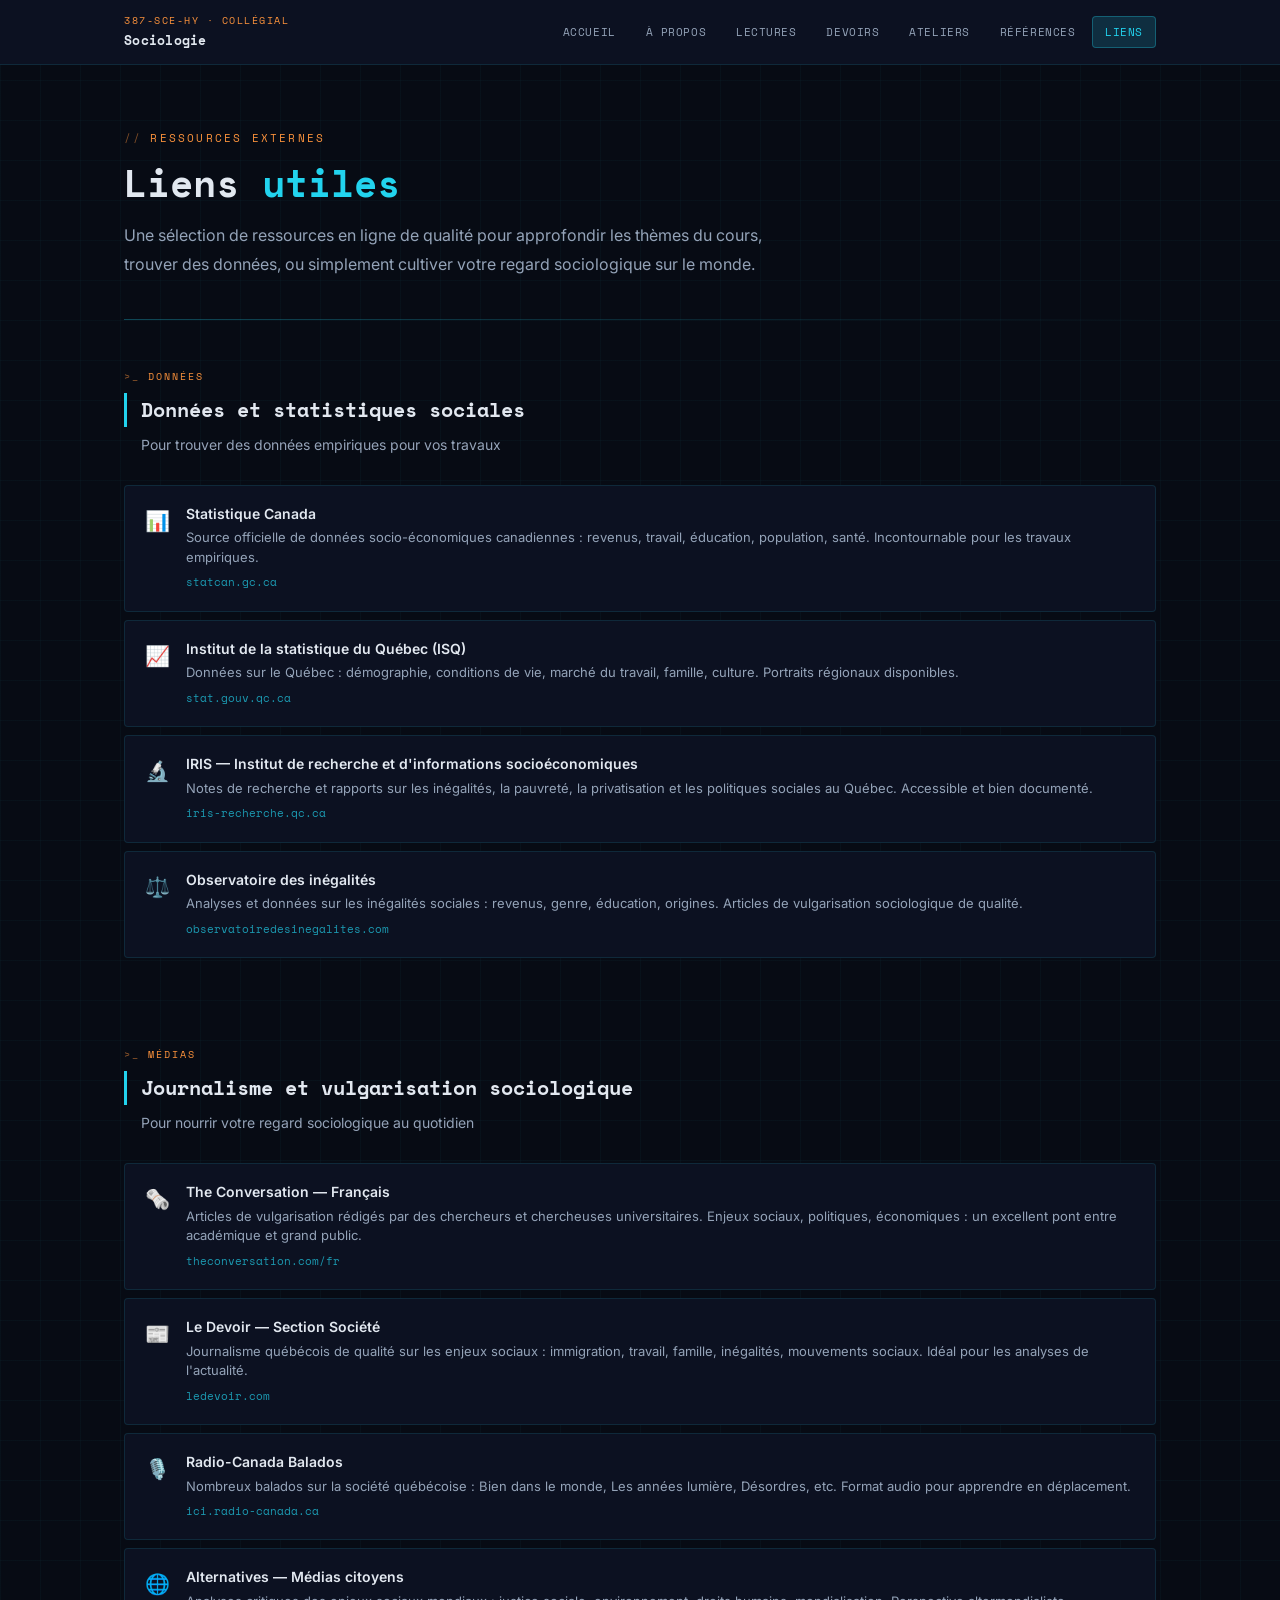
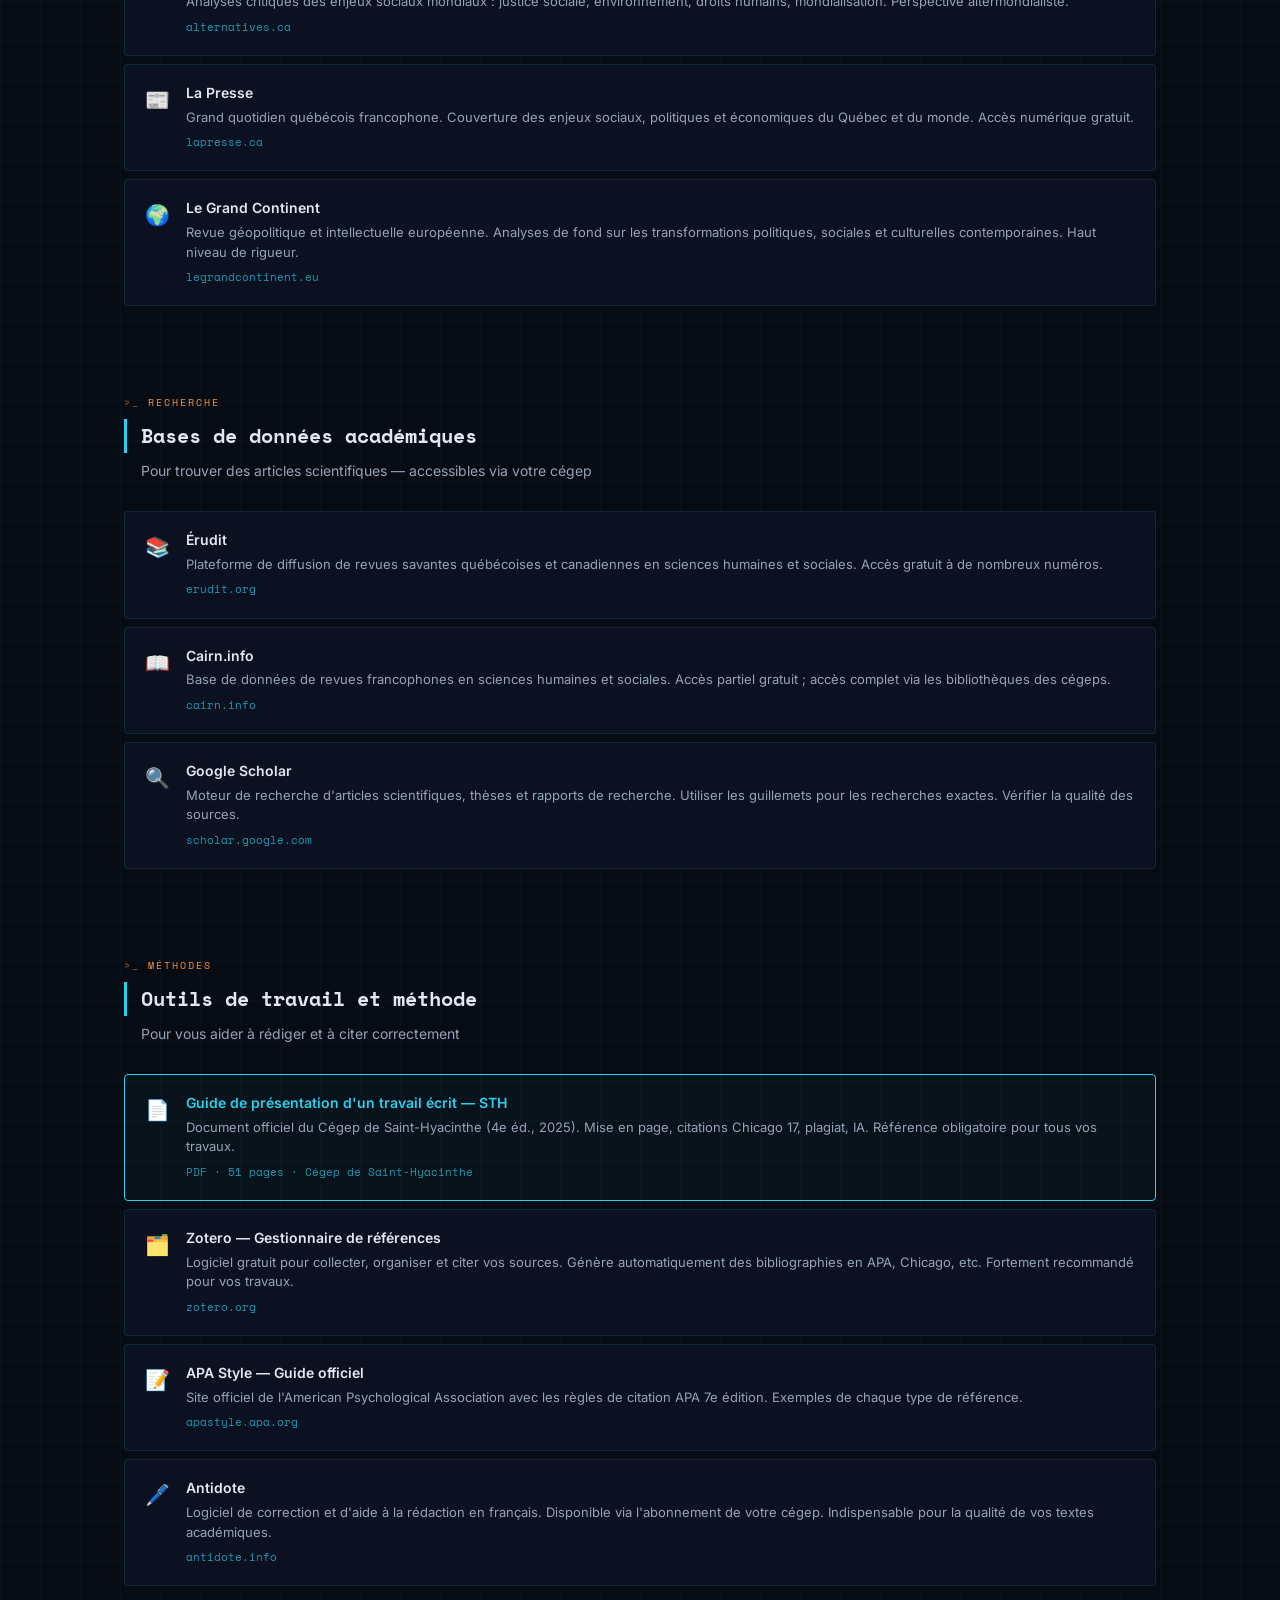
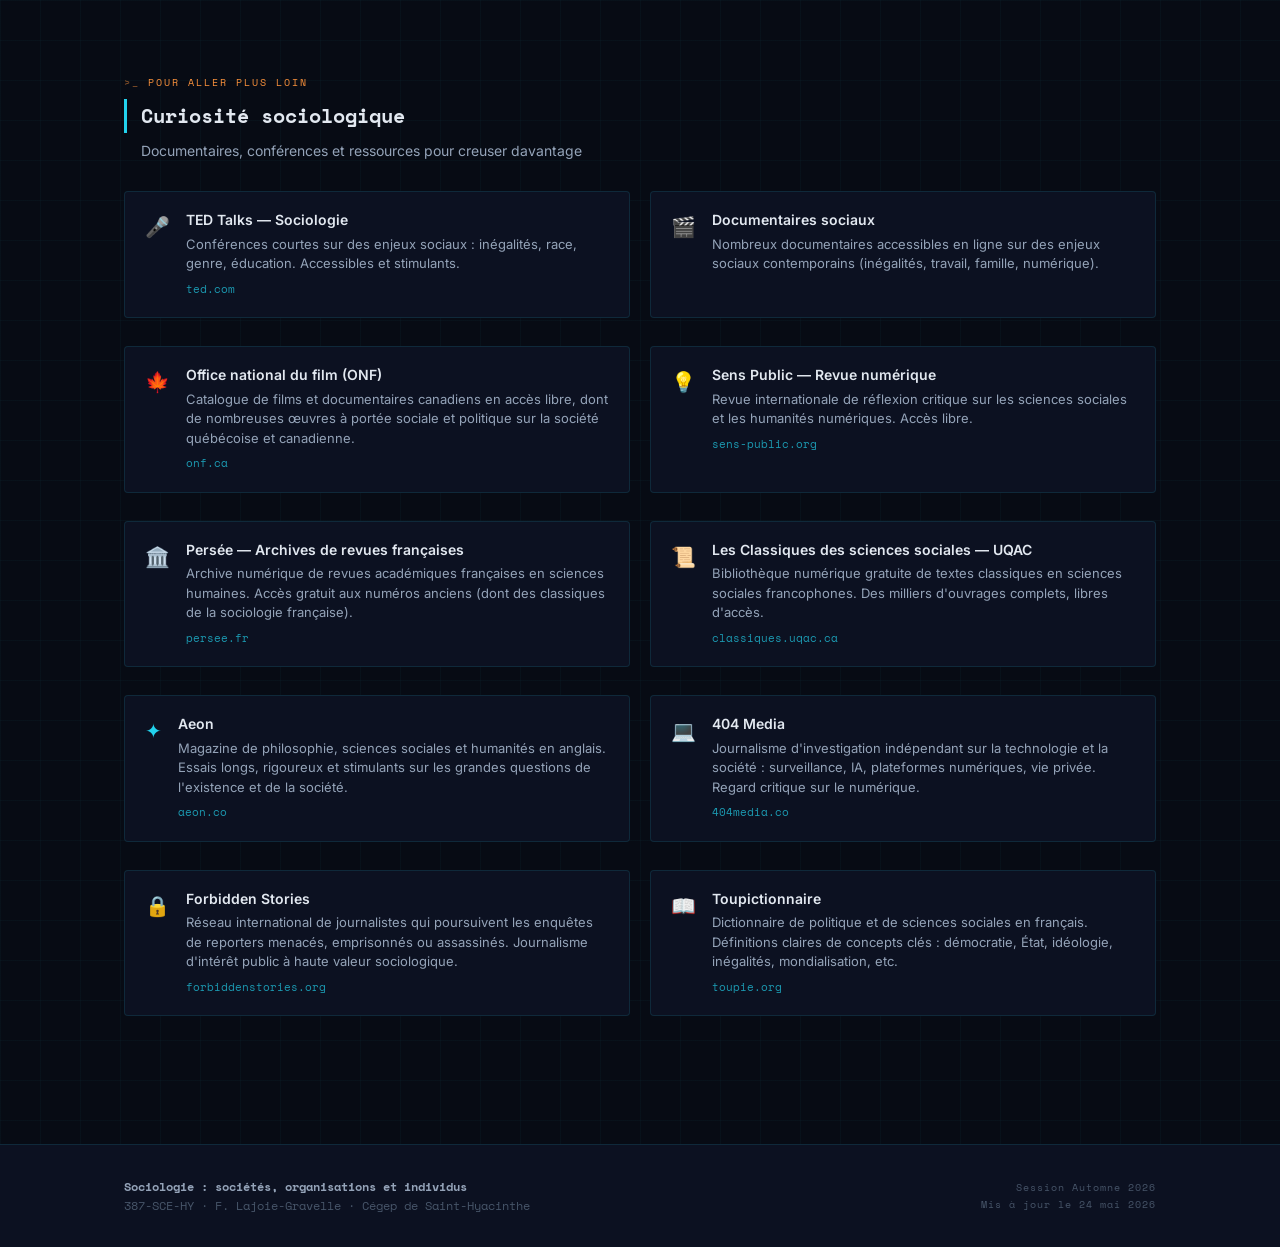
<file: liens.html>
<!DOCTYPE html>
<html lang="fr">
<head>
  <meta charset="UTF-8">
  <meta name="viewport" content="width=device-width, initial-scale=1.0">
  <title>Liens · 387-SCE-HY</title>
  <link rel="preconnect" href="https://fonts.googleapis.com">
  <link rel="preconnect" href="https://fonts.gstatic.com" crossorigin>
  <link href="https://fonts.googleapis.com/css2?family=Space+Mono:ital,wght@0,400;0,700;1,400&family=Inter:wght@400;500;600;700&display=swap" rel="stylesheet">
  <link rel="stylesheet" href="css/style.css">
</head>
<body>

  <!-- HEADER -->
  <header class="site-header">
    <div class="header-inner">
      <div class="site-brand">
        <span class="code">387-SCE-HY · Collégial</span>
        <span class="name">Sociologie</span>
      </div>
      <nav class="site-nav">
        <a href="index.html">Accueil</a>
        <a href="apropos.html">À propos</a>
        <a href="lectures.html">Lectures</a>
        <a href="devoirs.html">Devoirs</a>
        <a href="ateliers.html">Ateliers</a>
        <a href="references.html">Références</a>
        <a href="liens.html" class="active">Liens</a>
      </nav>
      <button class="nav-toggle" aria-label="Menu">
        <span></span><span></span><span></span>
      </button>
    </div>
  </header>

  <!-- HERO -->
  <div class="page-hero">
    <div class="label">Ressources externes</div>
    <h1>Liens <span>utiles</span></h1>
    <p>Une sélection de ressources en ligne de qualité pour approfondir les thèmes du cours, trouver des données, ou simplement cultiver votre regard sociologique sur le monde.</p>
    <div class="divider"></div>
  </div>

  <!-- DONNÉES & STATISTIQUES -->
  <div class="section" style="padding-top: 0;">
    <div class="section-label">Données</div>
    <div class="section-title">Données et statistiques sociales</div>
    <div class="section-subtitle">Pour trouver des données empiriques pour vos travaux</div>

    <a href="https://www.statcan.gc.ca" target="_blank" rel="noopener" class="link-card">
      <span class="icon">📊</span>
      <div class="link-card-body">
        <h3>Statistique Canada</h3>
        <p>Source officielle de données socio-économiques canadiennes : revenus, travail, éducation, population, santé. Incontournable pour les travaux empiriques.</p>
        <span class="url">statcan.gc.ca</span>
      </div>
    </a>

    <a href="https://www.stat.gouv.qc.ca" target="_blank" rel="noopener" class="link-card">
      <span class="icon">📈</span>
      <div class="link-card-body">
        <h3>Institut de la statistique du Québec (ISQ)</h3>
        <p>Données sur le Québec : démographie, conditions de vie, marché du travail, famille, culture. Portraits régionaux disponibles.</p>
        <span class="url">stat.gouv.qc.ca</span>
      </div>
    </a>

    <a href="https://iris-recherche.qc.ca" target="_blank" rel="noopener" class="link-card">
      <span class="icon">🔬</span>
      <div class="link-card-body">
        <h3>IRIS — Institut de recherche et d'informations socioéconomiques</h3>
        <p>Notes de recherche et rapports sur les inégalités, la pauvreté, la privatisation et les politiques sociales au Québec. Accessible et bien documenté.</p>
        <span class="url">iris-recherche.qc.ca</span>
      </div>
    </a>

    <a href="https://observatoiredesinegalites.com" target="_blank" rel="noopener" class="link-card">
      <span class="icon">⚖️</span>
      <div class="link-card-body">
        <h3>Observatoire des inégalités</h3>
        <p>Analyses et données sur les inégalités sociales : revenus, genre, éducation, origines. Articles de vulgarisation sociologique de qualité.</p>
        <span class="url">observatoiredesinegalites.com</span>
      </div>
    </a>

  </div>

  <!-- MÉDIAS & VULGARISATION -->
  <div class="section">
    <div class="section-label">Médias</div>
    <div class="section-title">Journalisme et vulgarisation sociologique</div>
    <div class="section-subtitle">Pour nourrir votre regard sociologique au quotidien</div>

    <a href="https://theconversation.com/fr" target="_blank" rel="noopener" class="link-card">
      <span class="icon">🗞️</span>
      <div class="link-card-body">
        <h3>The Conversation — Français</h3>
        <p>Articles de vulgarisation rédigés par des chercheurs et chercheuses universitaires. Enjeux sociaux, politiques, économiques : un excellent pont entre académique et grand public.</p>
        <span class="url">theconversation.com/fr</span>
      </div>
    </a>

    <a href="https://www.ledevoir.com/societe" target="_blank" rel="noopener" class="link-card">
      <span class="icon">📰</span>
      <div class="link-card-body">
        <h3>Le Devoir — Section Société</h3>
        <p>Journalisme québécois de qualité sur les enjeux sociaux : immigration, travail, famille, inégalités, mouvements sociaux. Idéal pour les analyses de l'actualité.</p>
        <span class="url">ledevoir.com</span>
      </div>
    </a>

    <a href="https://ici.radio-canada.ca/ohdio/balados" target="_blank" rel="noopener" class="link-card">
      <span class="icon">🎙️</span>
      <div class="link-card-body">
        <h3>Radio-Canada Balados</h3>
        <p>Nombreux balados sur la société québécoise : Bien dans le monde, Les années lumière, Désordres, etc. Format audio pour apprendre en déplacement.</p>
        <span class="url">ici.radio-canada.ca</span>
      </div>
    </a>

    <a href="https://www.alternatives.ca" target="_blank" rel="noopener" class="link-card">
      <span class="icon">🌐</span>
      <div class="link-card-body">
        <h3>Alternatives — Médias citoyens</h3>
        <p>Analyses critiques des enjeux sociaux mondiaux : justice sociale, environnement, droits humains, mondialisation. Perspective altermondialiste.</p>
        <span class="url">alternatives.ca</span>
      </div>
    </a>

    <a href="https://www.lapresse.ca" target="_blank" rel="noopener" class="link-card">
      <span class="icon">📰</span>
      <div class="link-card-body">
        <h3>La Presse</h3>
        <p>Grand quotidien québécois francophone. Couverture des enjeux sociaux, politiques et économiques du Québec et du monde. Accès numérique gratuit.</p>
        <span class="url">lapresse.ca</span>
      </div>
    </a>

    <a href="https://legrandcontinent.eu/fr/" target="_blank" rel="noopener" class="link-card">
      <span class="icon">🌍</span>
      <div class="link-card-body">
        <h3>Le Grand Continent</h3>
        <p>Revue géopolitique et intellectuelle européenne. Analyses de fond sur les transformations politiques, sociales et culturelles contemporaines. Haut niveau de rigueur.</p>
        <span class="url">legrandcontinent.eu</span>
      </div>
    </a>

  </div>

  <!-- BASES DE DONNÉES ACADÉMIQUES -->
  <div class="section">
    <div class="section-label">Recherche</div>
    <div class="section-title">Bases de données académiques</div>
    <div class="section-subtitle">Pour trouver des articles scientifiques — accessibles via votre cégep</div>

    <a href="https://www.erudit.org" target="_blank" rel="noopener" class="link-card">
      <span class="icon">📚</span>
      <div class="link-card-body">
        <h3>Érudit</h3>
        <p>Plateforme de diffusion de revues savantes québécoises et canadiennes en sciences humaines et sociales. Accès gratuit à de nombreux numéros.</p>
        <span class="url">erudit.org</span>
      </div>
    </a>

    <a href="https://www.cairn.info" target="_blank" rel="noopener" class="link-card">
      <span class="icon">📖</span>
      <div class="link-card-body">
        <h3>Cairn.info</h3>
        <p>Base de données de revues francophones en sciences humaines et sociales. Accès partiel gratuit ; accès complet via les bibliothèques des cégeps.</p>
        <span class="url">cairn.info</span>
      </div>
    </a>

    <a href="https://scholar.google.com" target="_blank" rel="noopener" class="link-card">
      <span class="icon">🔍</span>
      <div class="link-card-body">
        <h3>Google Scholar</h3>
        <p>Moteur de recherche d'articles scientifiques, thèses et rapports de recherche. Utiliser les guillemets pour les recherches exactes. Vérifier la qualité des sources.</p>
        <span class="url">scholar.google.com</span>
      </div>
    </a>

  </div>

  <!-- OUTILS DE TRAVAIL -->
  <div class="section">
    <div class="section-label">Méthodes</div>
    <div class="section-title">Outils de travail et méthode</div>
    <div class="section-subtitle">Pour vous aider à rédiger et à citer correctement</div>

    <a href="docs/guide-presentation-travail-STH-2025.pdf" target="_blank" rel="noopener" class="link-card" style="border-color: var(--cyan); background: rgba(34,211,238,0.03);">
      <span class="icon">📄</span>
      <div class="link-card-body">
        <h3 style="color: var(--cyan);">Guide de présentation d'un travail écrit — STH</h3>
        <p>Document officiel du Cégep de Saint-Hyacinthe (4e éd., 2025). Mise en page, citations Chicago 17, plagiat, IA. Référence obligatoire pour tous vos travaux.</p>
        <span class="url">PDF · 51 pages · Cégep de Saint-Hyacinthe</span>
      </div>
    </a>

    <a href="https://www.zotero.org" target="_blank" rel="noopener" class="link-card">
      <span class="icon">🗂️</span>
      <div class="link-card-body">
        <h3>Zotero — Gestionnaire de références</h3>
        <p>Logiciel gratuit pour collecter, organiser et citer vos sources. Génère automatiquement des bibliographies en APA, Chicago, etc. Fortement recommandé pour vos travaux.</p>
        <span class="url">zotero.org</span>
      </div>
    </a>

    <a href="https://apastyle.apa.org/style-grammar-guidelines" target="_blank" rel="noopener" class="link-card">
      <span class="icon">📝</span>
      <div class="link-card-body">
        <h3>APA Style — Guide officiel</h3>
        <p>Site officiel de l'American Psychological Association avec les règles de citation APA 7e édition. Exemples de chaque type de référence.</p>
        <span class="url">apastyle.apa.org</span>
      </div>
    </a>

    <a href="https://www.antidote.info" target="_blank" rel="noopener" class="link-card">
      <span class="icon">🖊️</span>
      <div class="link-card-body">
        <h3>Antidote</h3>
        <p>Logiciel de correction et d'aide à la rédaction en français. Disponible via l'abonnement de votre cégep. Indispensable pour la qualité de vos textes académiques.</p>
        <span class="url">antidote.info</span>
      </div>
    </a>

  </div>

  <!-- POUR ALLER PLUS LOIN -->
  <div class="section">
    <div class="section-label">Pour aller plus loin</div>
    <div class="section-title">Curiosité sociologique</div>
    <div class="section-subtitle">Documentaires, conférences et ressources pour creuser davantage</div>

    <div class="grid-2">

      <a href="https://www.ted.com/topics/sociology" target="_blank" rel="noopener" class="link-card" style="display: flex;">
        <span class="icon">🎤</span>
        <div class="link-card-body">
          <h3>TED Talks — Sociologie</h3>
          <p>Conférences courtes sur des enjeux sociaux : inégalités, race, genre, éducation. Accessibles et stimulants.</p>
          <span class="url">ted.com</span>
        </div>
      </a>

      <a href="https://www.documentaire.net/societe" target="_blank" rel="noopener" class="link-card" style="display: flex;">
        <span class="icon">🎬</span>
        <div class="link-card-body">
          <h3>Documentaires sociaux</h3>
          <p>Nombreux documentaires accessibles en ligne sur des enjeux sociaux contemporains (inégalités, travail, famille, numérique).</p>
        </div>
      </a>

      <a href="https://www.onf.ca" target="_blank" rel="noopener" class="link-card" style="display: flex;">
        <span class="icon">🍁</span>
        <div class="link-card-body">
          <h3>Office national du film (ONF)</h3>
          <p>Catalogue de films et documentaires canadiens en accès libre, dont de nombreuses œuvres à portée sociale et politique sur la société québécoise et canadienne.</p>
          <span class="url">onf.ca</span>
        </div>
      </a>

      <a href="https://www.sens-public.org" target="_blank" rel="noopener" class="link-card" style="display: flex;">
        <span class="icon">💡</span>
        <div class="link-card-body">
          <h3>Sens Public — Revue numérique</h3>
          <p>Revue internationale de réflexion critique sur les sciences sociales et les humanités numériques. Accès libre.</p>
          <span class="url">sens-public.org</span>
        </div>
      </a>

      <a href="https://www.persee.fr" target="_blank" rel="noopener" class="link-card" style="display: flex;">
        <span class="icon">🏛️</span>
        <div class="link-card-body">
          <h3>Persée — Archives de revues françaises</h3>
          <p>Archive numérique de revues académiques françaises en sciences humaines. Accès gratuit aux numéros anciens (dont des classiques de la sociologie française).</p>
          <span class="url">persee.fr</span>
        </div>
      </a>

      <a href="http://classiques.uqac.ca" target="_blank" rel="noopener" class="link-card" style="display: flex;">
        <span class="icon">📜</span>
        <div class="link-card-body">
          <h3>Les Classiques des sciences sociales — UQAC</h3>
          <p>Bibliothèque numérique gratuite de textes classiques en sciences sociales francophones. Des milliers d'ouvrages complets, libres d'accès.</p>
          <span class="url">classiques.uqac.ca</span>
        </div>
      </a>

      <a href="https://aeon.co" target="_blank" rel="noopener" class="link-card" style="display: flex;">
        <span class="icon">✦</span>
        <div class="link-card-body">
          <h3>Aeon</h3>
          <p>Magazine de philosophie, sciences sociales et humanités en anglais. Essais longs, rigoureux et stimulants sur les grandes questions de l'existence et de la société.</p>
          <span class="url">aeon.co</span>
        </div>
      </a>

      <a href="https://www.404media.co" target="_blank" rel="noopener" class="link-card" style="display: flex;">
        <span class="icon">💻</span>
        <div class="link-card-body">
          <h3>404 Media</h3>
          <p>Journalisme d'investigation indépendant sur la technologie et la société : surveillance, IA, plateformes numériques, vie privée. Regard critique sur le numérique.</p>
          <span class="url">404media.co</span>
        </div>
      </a>

      <a href="https://forbiddenstories.org/fr/accueil/" target="_blank" rel="noopener" class="link-card" style="display: flex;">
        <span class="icon">🔒</span>
        <div class="link-card-body">
          <h3>Forbidden Stories</h3>
          <p>Réseau international de journalistes qui poursuivent les enquêtes de reporters menacés, emprisonnés ou assassinés. Journalisme d'intérêt public à haute valeur sociologique.</p>
          <span class="url">forbiddenstories.org</span>
        </div>
      </a>

      <a href="https://www.toupie.org" target="_blank" rel="noopener" class="link-card" style="display: flex;">
        <span class="icon">📖</span>
        <div class="link-card-body">
          <h3>Toupictionnaire</h3>
          <p>Dictionnaire de politique et de sciences sociales en français. Définitions claires de concepts clés : démocratie, État, idéologie, inégalités, mondialisation, etc.</p>
          <span class="url">toupie.org</span>
        </div>
      </a>

    </div>
  </div>

  <!-- FOOTER -->
  <footer class="site-footer">
    <div class="footer-inner">
      <div class="left">
        <strong>Sociologie : sociétés, organisations et individus</strong><br>
        387-SCE-HY · F. Lajoie-Gravelle · Cégep de Saint-Hyacinthe
      </div>
      <div class="right">
        Session Automne 2026<br>
        Mis à jour le 24 mai 2026
      </div>
    </div>
  </footer>

  <script src="js/main.js"></script>
</body>
</html>
</file>
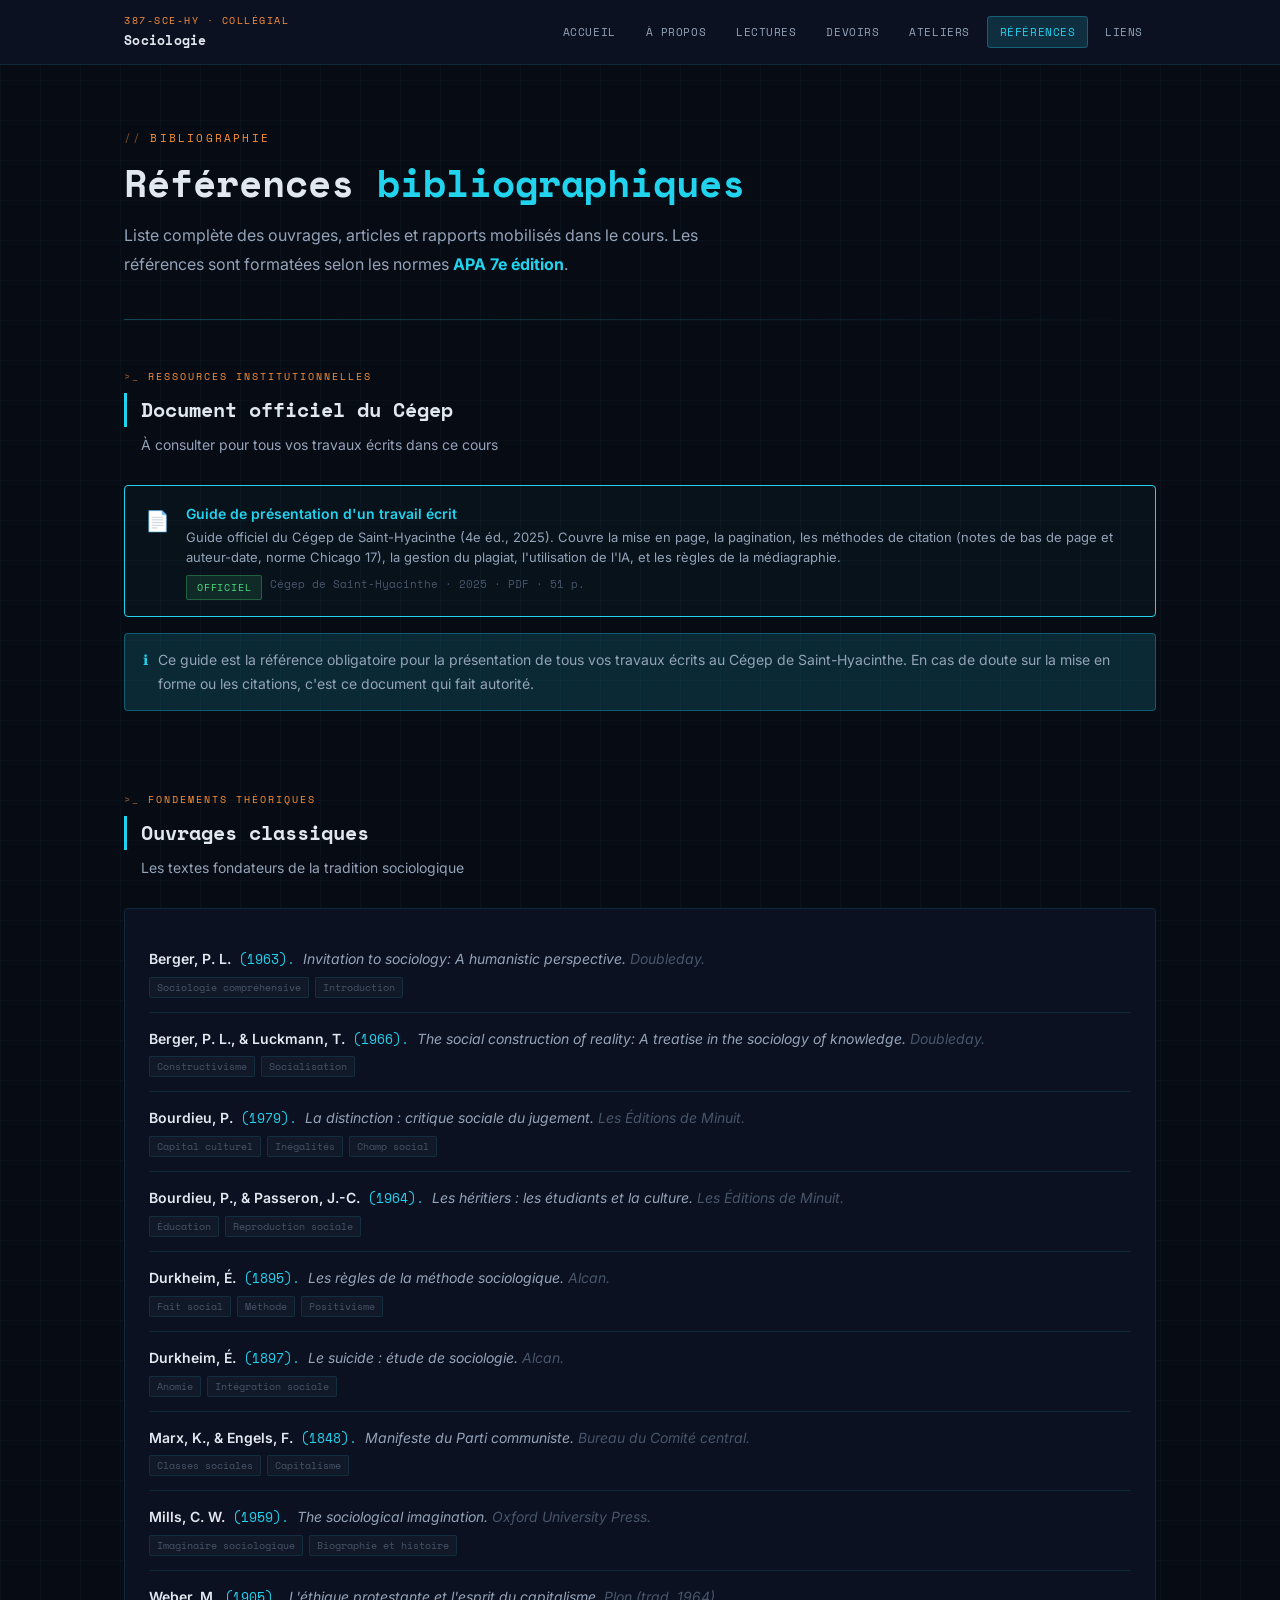
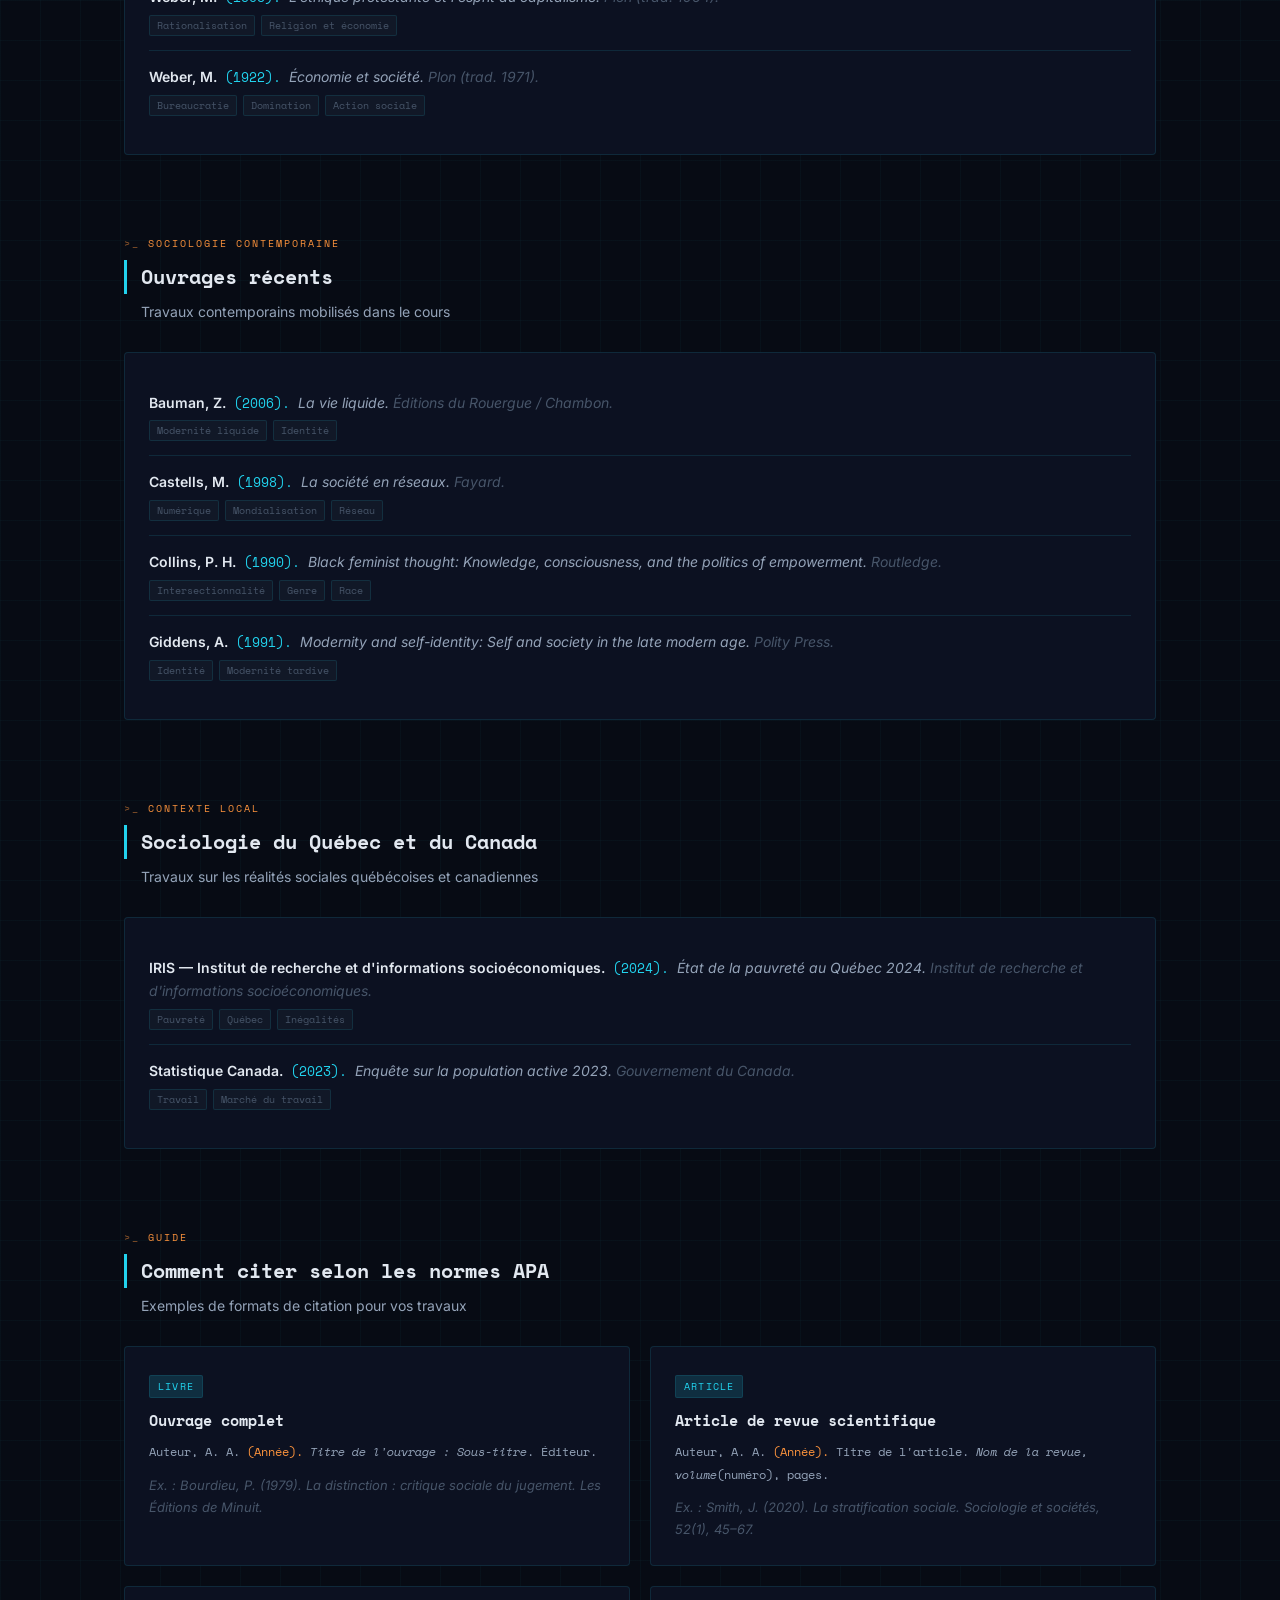
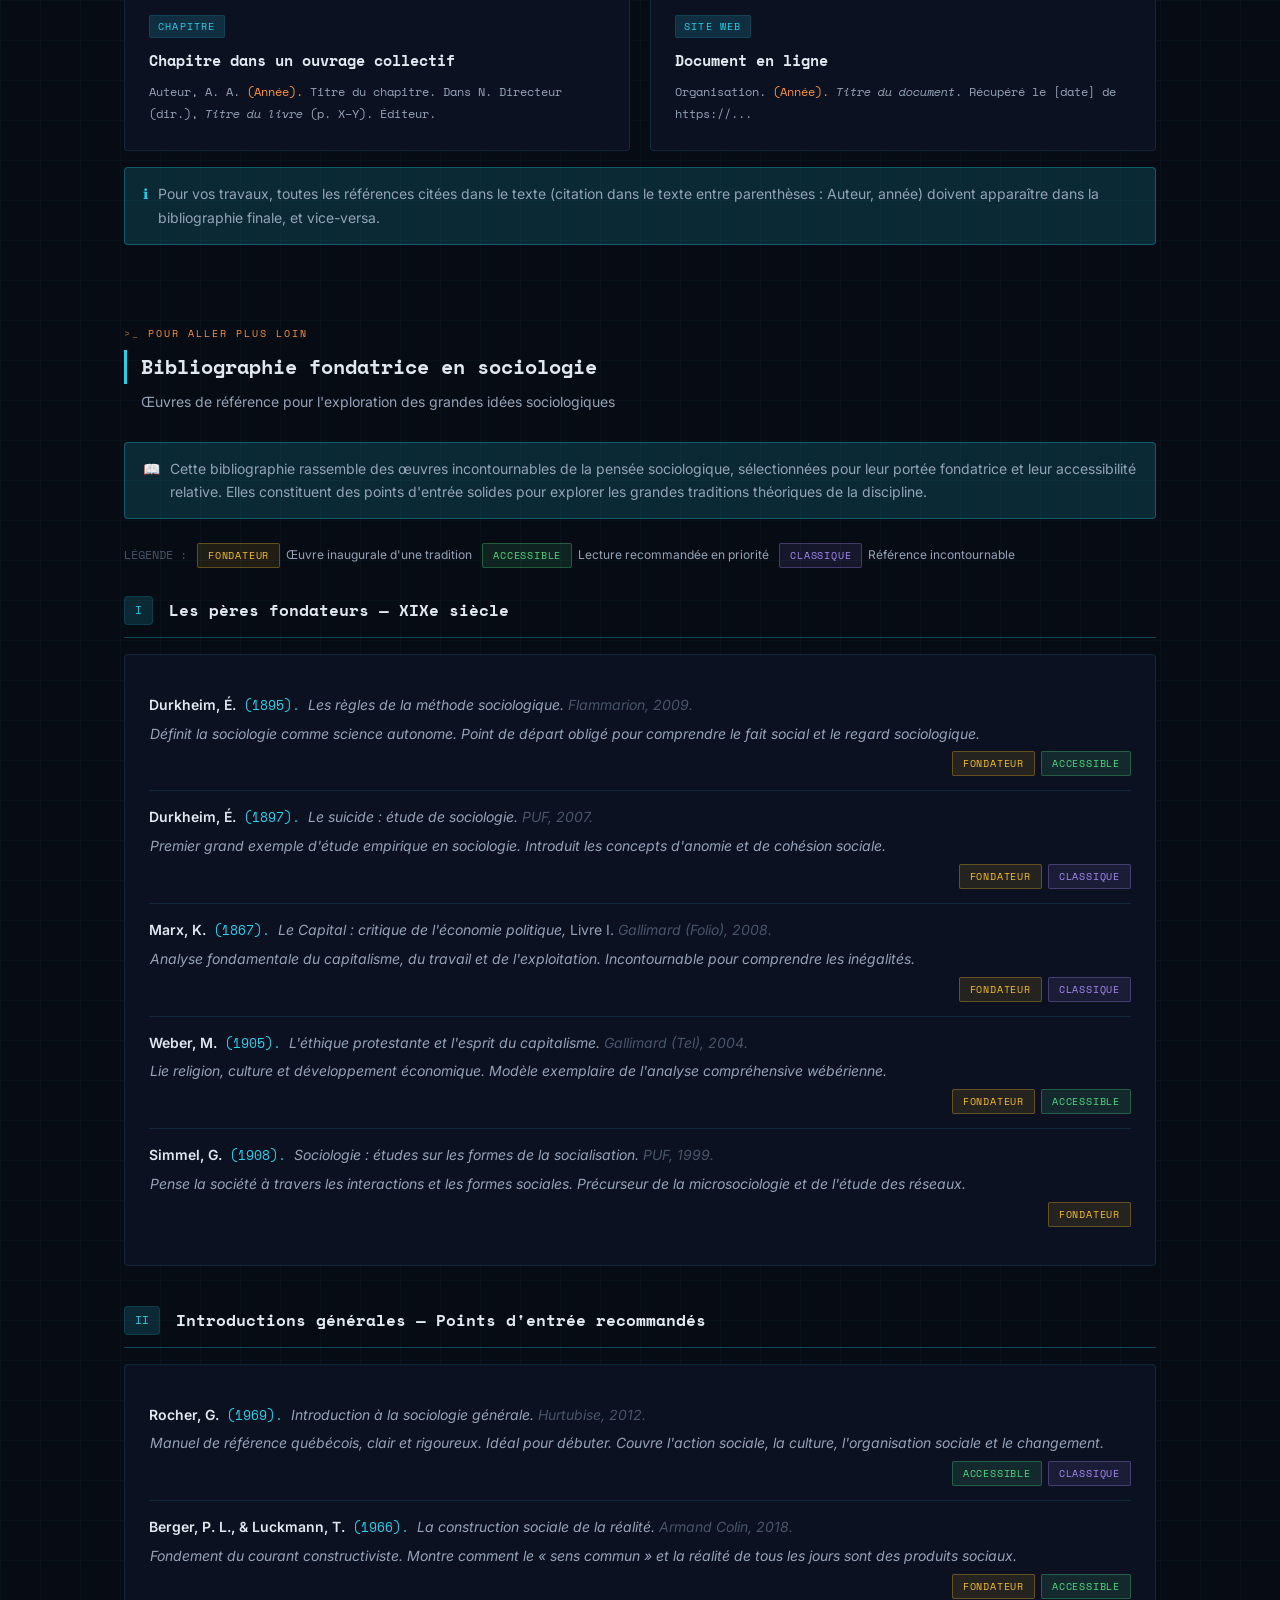
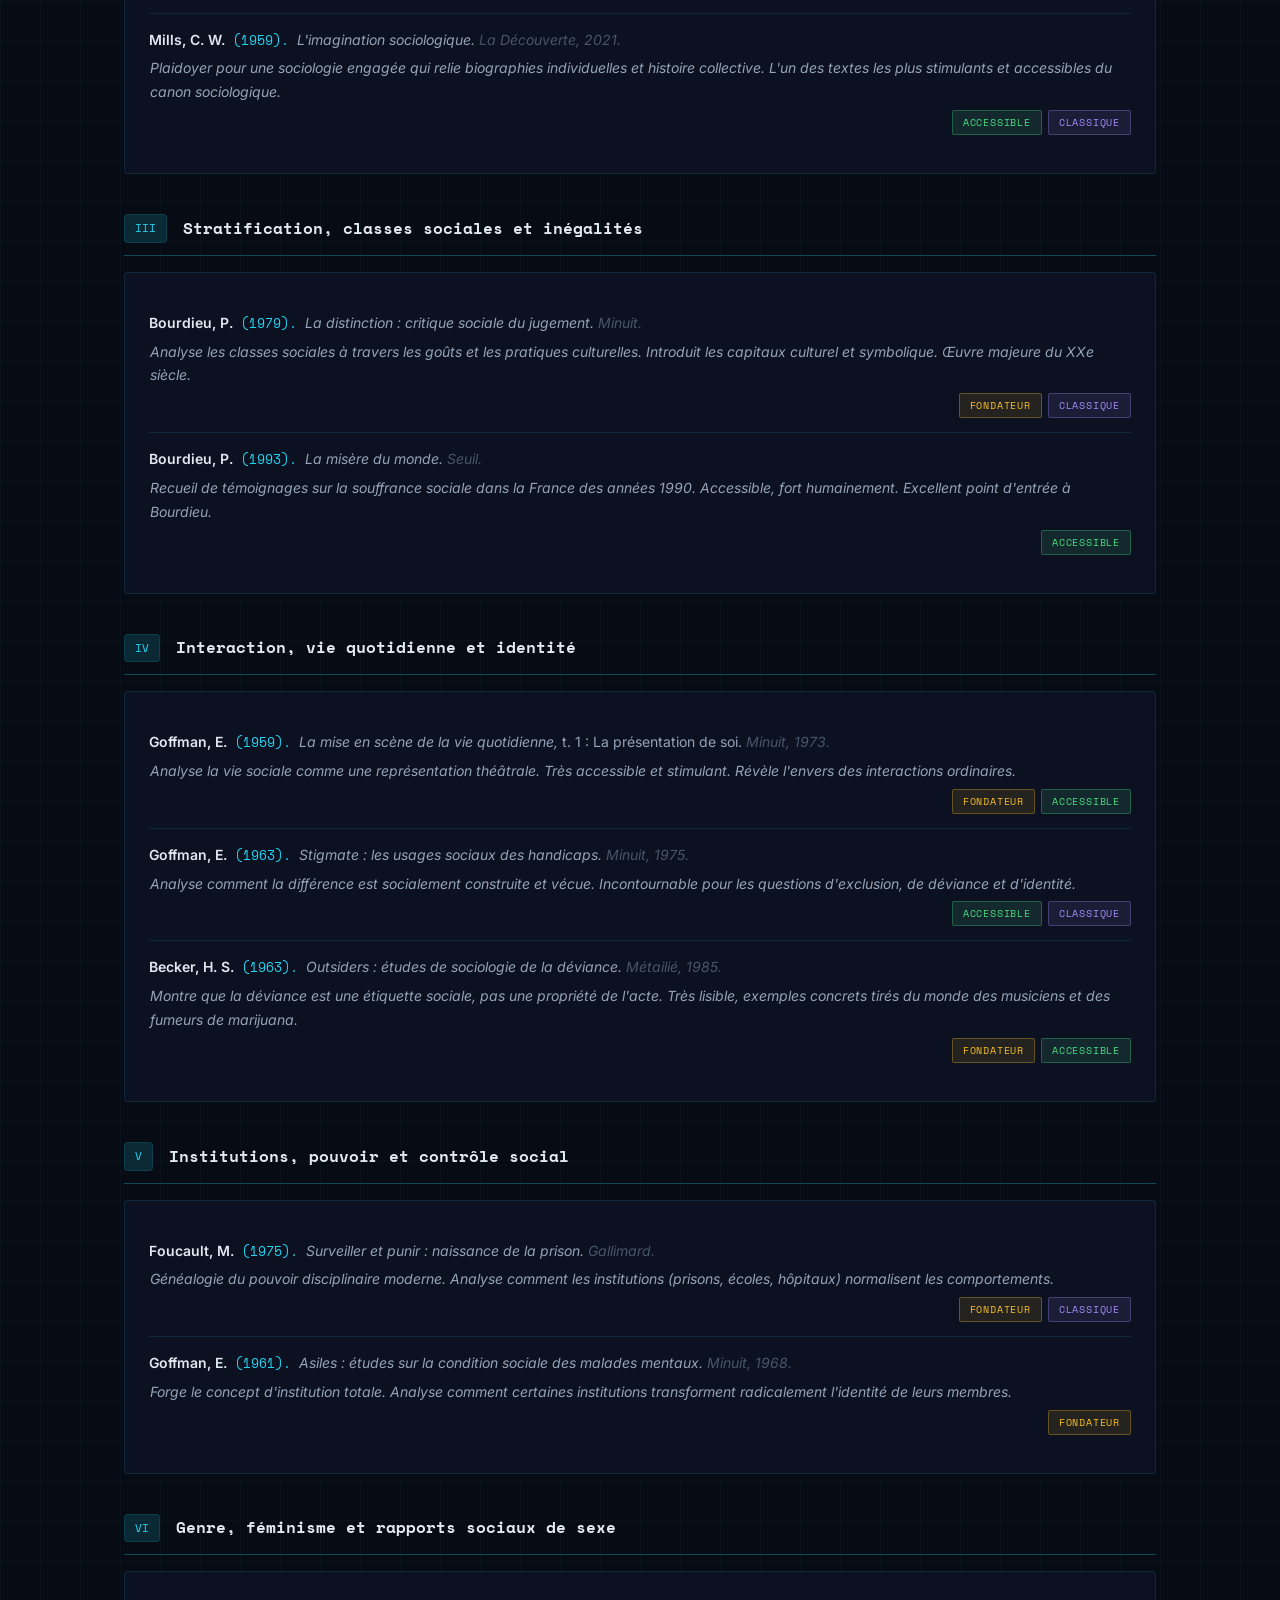
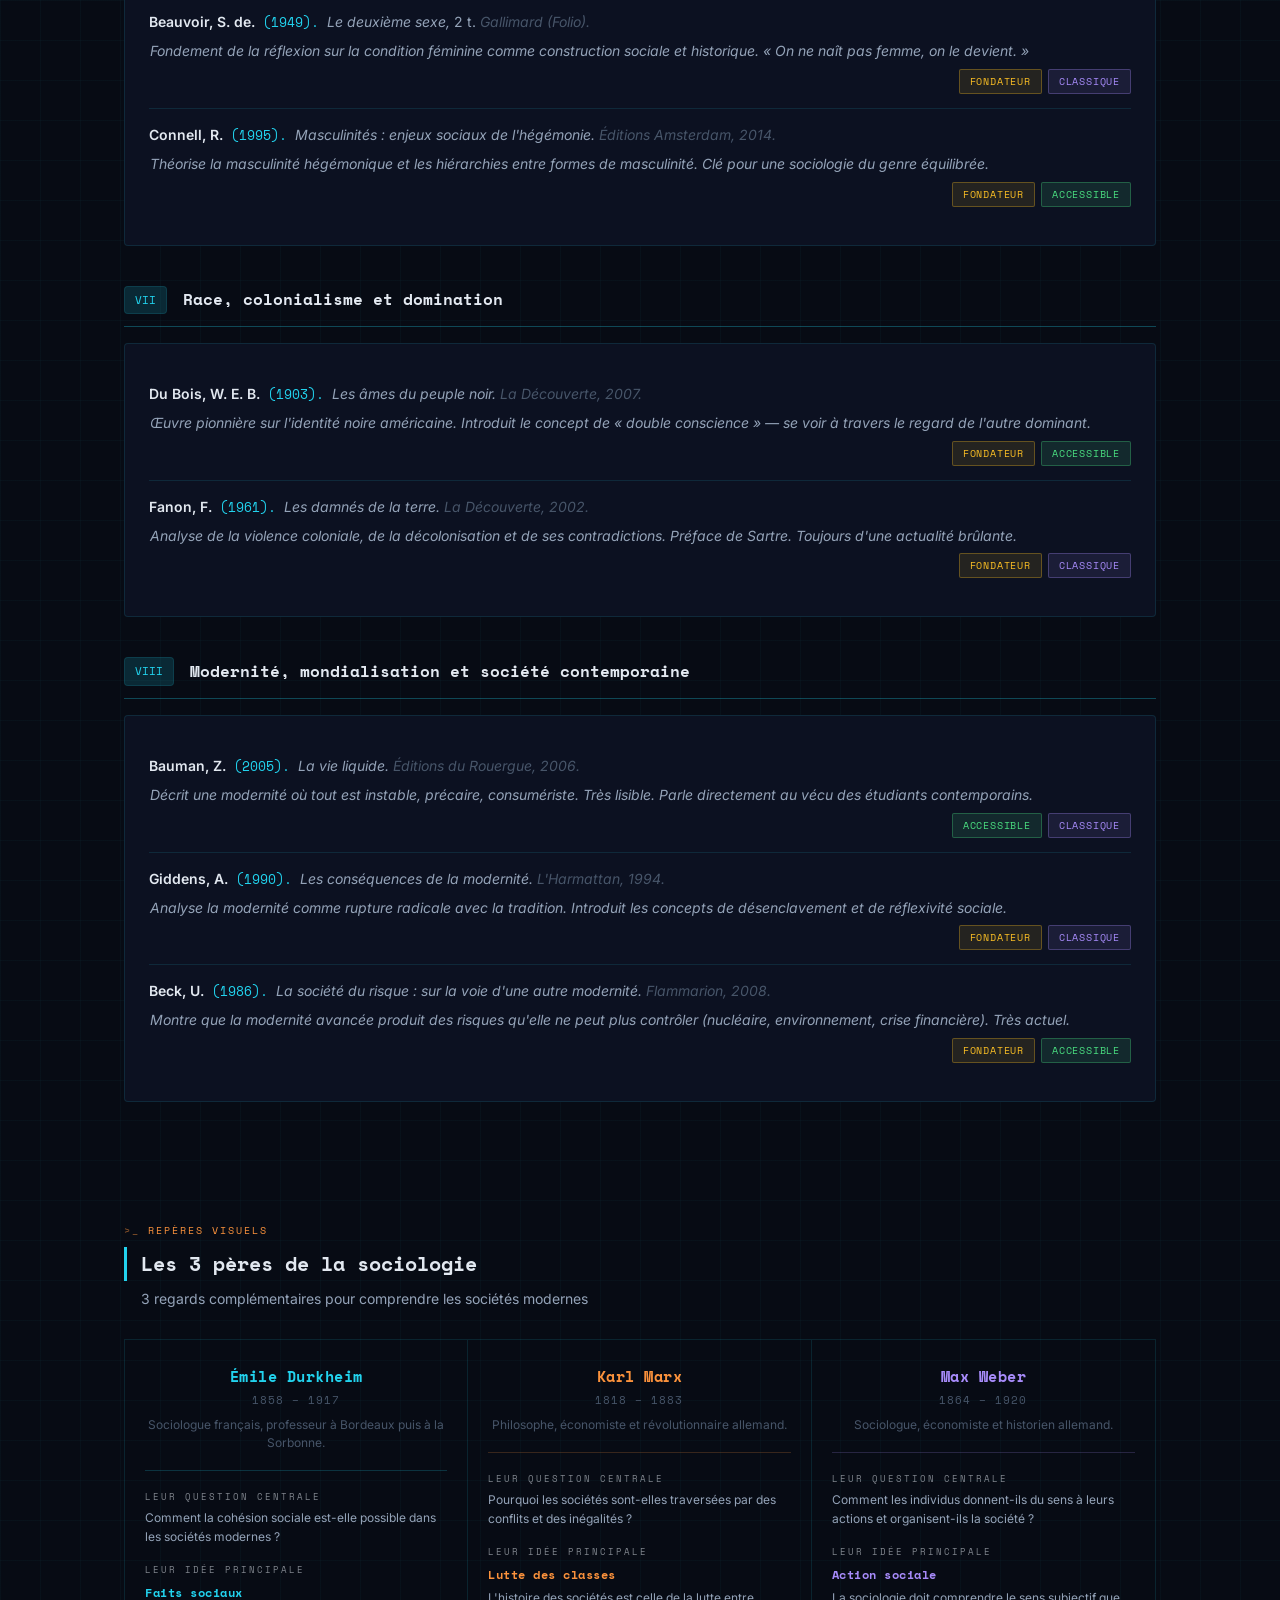
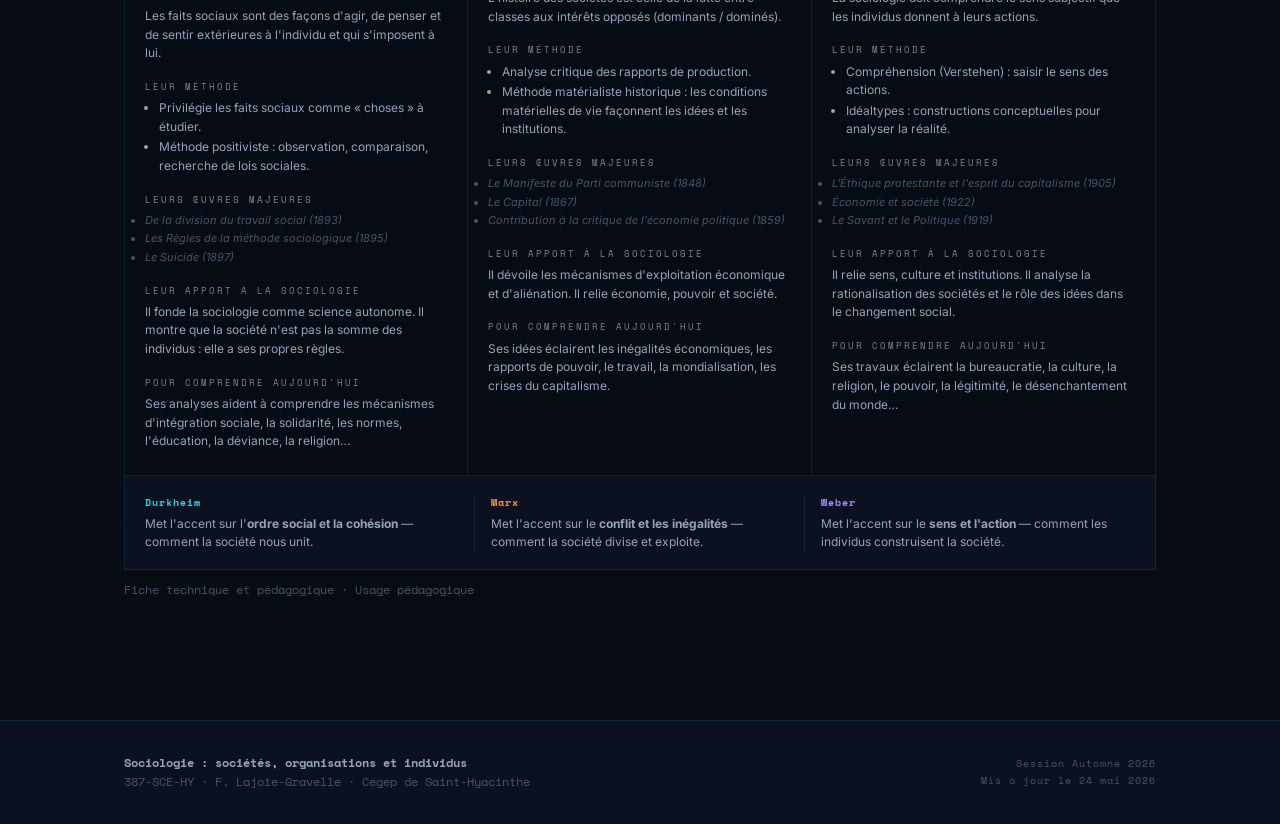
<file: references.html>
<!DOCTYPE html>
<html lang="fr">
<head>
  <meta charset="UTF-8">
  <meta name="viewport" content="width=device-width, initial-scale=1.0">
  <title>Références · 387-SCE-HY</title>
  <link rel="preconnect" href="https://fonts.googleapis.com">
  <link rel="preconnect" href="https://fonts.gstatic.com" crossorigin>
  <link href="https://fonts.googleapis.com/css2?family=Space+Mono:ital,wght@0,400;0,700;1,400&family=Inter:wght@400;500;600;700&display=swap" rel="stylesheet">
  <link rel="stylesheet" href="css/style.css">
</head>
<body>

  <!-- HEADER -->
  <header class="site-header">
    <div class="header-inner">
      <div class="site-brand">
        <span class="code">387-SCE-HY · Collégial</span>
        <span class="name">Sociologie</span>
      </div>
      <nav class="site-nav">
        <a href="index.html">Accueil</a>
        <a href="apropos.html">À propos</a>
        <a href="lectures.html">Lectures</a>
        <a href="devoirs.html">Devoirs</a>
        <a href="ateliers.html">Ateliers</a>
        <a href="references.html" class="active">Références</a>
        <a href="liens.html">Liens</a>
      </nav>
      <button class="nav-toggle" aria-label="Menu">
        <span></span><span></span><span></span>
      </button>
    </div>
  </header>

  <!-- HERO -->
  <div class="page-hero">
    <div class="label">Bibliographie</div>
    <h1>Références <span>bibliographiques</span></h1>
    <p>Liste complète des ouvrages, articles et rapports mobilisés dans le cours. Les références sont formatées selon les normes <strong style="color: var(--cyan);">APA 7e édition</strong>.</p>
    <div class="divider"></div>
  </div>

  <!-- RESSOURCES INSTITUTIONNELLES -->
  <div class="section" style="padding-top: 0;">
    <div class="section-label">Ressources institutionnelles</div>
    <div class="section-title">Document officiel du Cégep</div>
    <div class="section-subtitle">À consulter pour tous vos travaux écrits dans ce cours</div>

    <a href="docs/guide-presentation-travail-STH-2025.pdf" target="_blank" rel="noopener" class="link-card" style="display:flex; border-color: var(--cyan); background: rgba(34,211,238,0.03);">
      <span class="icon">📄</span>
      <div class="link-card-body">
        <h3 style="color: var(--cyan);">Guide de présentation d'un travail écrit</h3>
        <p>Guide officiel du Cégep de Saint-Hyacinthe (4e éd., 2025). Couvre la mise en page, la pagination, les méthodes de citation (notes de bas de page et auteur-date, norme Chicago 17), la gestion du plagiat, l'utilisation de l'IA, et les règles de la médiagraphie.</p>
        <div style="display:flex; gap:8px; flex-wrap:wrap; margin-top:8px;">
          <span class="badge badge-accessible" style="font-size:10px;">OFFICIEL</span>
          <span style="font-family:var(--font-mono); font-size:11px; color:var(--text-3);">Cégep de Saint-Hyacinthe · 2025 · PDF · 51 p.</span>
        </div>
      </div>
    </a>

    <div class="info-box mt-16" style="margin-top:16px;">
      <span class="icon">ℹ</span>
      <span>Ce guide est la référence obligatoire pour la présentation de tous vos travaux écrits au Cégep de Saint-Hyacinthe. En cas de doute sur la mise en forme ou les citations, c'est ce document qui fait autorité.</span>
    </div>
  </div>

  <!-- CLASSIQUES -->
  <div class="section">
    <div class="section-label">Fondements théoriques</div>
    <div class="section-title">Ouvrages classiques</div>
    <div class="section-subtitle">Les textes fondateurs de la tradition sociologique</div>

    <div class="card">

      <div class="ref-item">
        <span class="authors">Berger, P. L.</span>
        <span class="year">(1963).</span>
        <span class="title">Invitation to sociology: A humanistic perspective.</span>
        <span class="journal"> Doubleday.</span>
        <div class="tags">
          <span class="ref-tag">Sociologie compréhensive</span>
          <span class="ref-tag">Introduction</span>
        </div>
      </div>

      <div class="ref-item">
        <span class="authors">Berger, P. L., &amp; Luckmann, T.</span>
        <span class="year">(1966).</span>
        <span class="title">The social construction of reality: A treatise in the sociology of knowledge.</span>
        <span class="journal"> Doubleday.</span>
        <div class="tags">
          <span class="ref-tag">Constructivisme</span>
          <span class="ref-tag">Socialisation</span>
        </div>
      </div>

      <div class="ref-item">
        <span class="authors">Bourdieu, P.</span>
        <span class="year">(1979).</span>
        <span class="title">La distinction : critique sociale du jugement.</span>
        <span class="journal"> Les Éditions de Minuit.</span>
        <div class="tags">
          <span class="ref-tag">Capital culturel</span>
          <span class="ref-tag">Inégalités</span>
          <span class="ref-tag">Champ social</span>
        </div>
      </div>

      <div class="ref-item">
        <span class="authors">Bourdieu, P., &amp; Passeron, J.-C.</span>
        <span class="year">(1964).</span>
        <span class="title">Les héritiers : les étudiants et la culture.</span>
        <span class="journal"> Les Éditions de Minuit.</span>
        <div class="tags">
          <span class="ref-tag">Éducation</span>
          <span class="ref-tag">Reproduction sociale</span>
        </div>
      </div>

      <div class="ref-item">
        <span class="authors">Durkheim, É.</span>
        <span class="year">(1895).</span>
        <span class="title">Les règles de la méthode sociologique.</span>
        <span class="journal"> Alcan.</span>
        <div class="tags">
          <span class="ref-tag">Fait social</span>
          <span class="ref-tag">Méthode</span>
          <span class="ref-tag">Positivisme</span>
        </div>
      </div>

      <div class="ref-item">
        <span class="authors">Durkheim, É.</span>
        <span class="year">(1897).</span>
        <span class="title">Le suicide : étude de sociologie.</span>
        <span class="journal"> Alcan.</span>
        <div class="tags">
          <span class="ref-tag">Anomie</span>
          <span class="ref-tag">Intégration sociale</span>
        </div>
      </div>

      <div class="ref-item">
        <span class="authors">Marx, K., &amp; Engels, F.</span>
        <span class="year">(1848).</span>
        <span class="title">Manifeste du Parti communiste.</span>
        <span class="journal"> Bureau du Comité central.</span>
        <div class="tags">
          <span class="ref-tag">Classes sociales</span>
          <span class="ref-tag">Capitalisme</span>
        </div>
      </div>

      <div class="ref-item">
        <span class="authors">Mills, C. W.</span>
        <span class="year">(1959).</span>
        <span class="title">The sociological imagination.</span>
        <span class="journal"> Oxford University Press.</span>
        <div class="tags">
          <span class="ref-tag">Imaginaire sociologique</span>
          <span class="ref-tag">Biographie et histoire</span>
        </div>
      </div>

      <div class="ref-item">
        <span class="authors">Weber, M.</span>
        <span class="year">(1905).</span>
        <span class="title">L'éthique protestante et l'esprit du capitalisme.</span>
        <span class="journal"> Plon (trad. 1964).</span>
        <div class="tags">
          <span class="ref-tag">Rationalisation</span>
          <span class="ref-tag">Religion et économie</span>
        </div>
      </div>

      <div class="ref-item">
        <span class="authors">Weber, M.</span>
        <span class="year">(1922).</span>
        <span class="title">Économie et société.</span>
        <span class="journal"> Plon (trad. 1971).</span>
        <div class="tags">
          <span class="ref-tag">Bureaucratie</span>
          <span class="ref-tag">Domination</span>
          <span class="ref-tag">Action sociale</span>
        </div>
      </div>

    </div>
  </div>

  <!-- OUVRAGES CONTEMPORAINS -->
  <div class="section">
    <div class="section-label">Sociologie contemporaine</div>
    <div class="section-title">Ouvrages récents</div>
    <div class="section-subtitle">Travaux contemporains mobilisés dans le cours</div>

    <div class="card">

      <div class="ref-item">
        <span class="authors">Bauman, Z.</span>
        <span class="year">(2006).</span>
        <span class="title">La vie liquide.</span>
        <span class="journal"> Éditions du Rouergue / Chambon.</span>
        <div class="tags">
          <span class="ref-tag">Modernité liquide</span>
          <span class="ref-tag">Identité</span>
        </div>
      </div>

      <div class="ref-item">
        <span class="authors">Castells, M.</span>
        <span class="year">(1998).</span>
        <span class="title">La société en réseaux.</span>
        <span class="journal"> Fayard.</span>
        <div class="tags">
          <span class="ref-tag">Numérique</span>
          <span class="ref-tag">Mondialisation</span>
          <span class="ref-tag">Réseau</span>
        </div>
      </div>

      <div class="ref-item">
        <span class="authors">Collins, P. H.</span>
        <span class="year">(1990).</span>
        <span class="title">Black feminist thought: Knowledge, consciousness, and the politics of empowerment.</span>
        <span class="journal"> Routledge.</span>
        <div class="tags">
          <span class="ref-tag">Intersectionnalité</span>
          <span class="ref-tag">Genre</span>
          <span class="ref-tag">Race</span>
        </div>
      </div>

      <div class="ref-item">
        <span class="authors">Giddens, A.</span>
        <span class="year">(1991).</span>
        <span class="title">Modernity and self-identity: Self and society in the late modern age.</span>
        <span class="journal"> Polity Press.</span>
        <div class="tags">
          <span class="ref-tag">Identité</span>
          <span class="ref-tag">Modernité tardive</span>
        </div>
      </div>

    </div>
  </div>

  <!-- QUÉBEC & CANADA -->
  <div class="section">
    <div class="section-label">Contexte local</div>
    <div class="section-title">Sociologie du Québec et du Canada</div>
    <div class="section-subtitle">Travaux sur les réalités sociales québécoises et canadiennes</div>

    <div class="card">

      <div class="ref-item">
        <span class="authors">IRIS — Institut de recherche et d'informations socioéconomiques.</span>
        <span class="year">(2024).</span>
        <span class="title">État de la pauvreté au Québec 2024.</span>
        <span class="journal"> Institut de recherche et d'informations socioéconomiques.</span>
        <div class="tags">
          <span class="ref-tag">Pauvreté</span>
          <span class="ref-tag">Québec</span>
          <span class="ref-tag">Inégalités</span>
        </div>
      </div>

      <div class="ref-item">
        <span class="authors">Statistique Canada.</span>
        <span class="year">(2023).</span>
        <span class="title">Enquête sur la population active 2023.</span>
        <span class="journal"> Gouvernement du Canada.</span>
        <div class="tags">
          <span class="ref-tag">Travail</span>
          <span class="ref-tag">Marché du travail</span>
        </div>
      </div>

    </div>
  </div>

  <!-- NORMES APA -->
  <div class="section">
    <div class="section-label">Guide</div>
    <div class="section-title">Comment citer selon les normes APA</div>
    <div class="section-subtitle">Exemples de formats de citation pour vos travaux</div>

    <div class="grid-2">
      <div class="card">
        <div class="card-tag">Livre</div>
        <h2>Ouvrage complet</h2>
        <p style="font-family: var(--font-mono); font-size: 12px; line-height: 1.9; color: var(--text-2);">
          Auteur, A. A. <span class="text-orange">(Année).</span> <em>Titre de l'ouvrage : Sous-titre</em>. Éditeur.
        </p>
        <p style="margin-top: 10px; font-size: 13px; color: var(--text-3); font-style: italic;">
          Ex. : Bourdieu, P. (1979). <em>La distinction : critique sociale du jugement</em>. Les Éditions de Minuit.
        </p>
      </div>

      <div class="card">
        <div class="card-tag">Article</div>
        <h2>Article de revue scientifique</h2>
        <p style="font-family: var(--font-mono); font-size: 12px; line-height: 1.9; color: var(--text-2);">
          Auteur, A. A. <span class="text-orange">(Année).</span> Titre de l'article. <em>Nom de la revue, volume</em>(numéro), pages.
        </p>
        <p style="margin-top: 10px; font-size: 13px; color: var(--text-3); font-style: italic;">
          Ex. : Smith, J. (2020). La stratification sociale. <em>Sociologie et sociétés, 52</em>(1), 45–67.
        </p>
      </div>

      <div class="card">
        <div class="card-tag">Chapitre</div>
        <h2>Chapitre dans un ouvrage collectif</h2>
        <p style="font-family: var(--font-mono); font-size: 12px; line-height: 1.9; color: var(--text-2);">
          Auteur, A. A. <span class="text-orange">(Année).</span> Titre du chapitre. Dans N. Directeur (dir.), <em>Titre du livre</em> (p. X–Y). Éditeur.
        </p>
      </div>

      <div class="card">
        <div class="card-tag">Site web</div>
        <h2>Document en ligne</h2>
        <p style="font-family: var(--font-mono); font-size: 12px; line-height: 1.9; color: var(--text-2);">
          Organisation. <span class="text-orange">(Année).</span> <em>Titre du document</em>. Récupéré le [date] de https://...
        </p>
      </div>
    </div>

    <div class="info-box mt-16">
      <span class="icon">ℹ</span>
      <span>Pour vos travaux, toutes les références citées dans le texte (citation dans le texte entre parenthèses : Auteur, année) doivent apparaître dans la bibliographie finale, et vice-versa.</span>
    </div>
  </div>

  <!-- BIBLIOGRAPHIE FONDATRICE -->
  <div class="section">
    <div class="section-label">Pour aller plus loin</div>
    <div class="section-title">Bibliographie fondatrice en sociologie</div>
    <div class="section-subtitle">Œuvres de référence pour l'exploration des grandes idées sociologiques</div>

    <div class="info-box mb-24">
      <span class="icon">📖</span>
      <span>Cette bibliographie rassemble des œuvres incontournables de la pensée sociologique, sélectionnées pour leur portée fondatrice et leur accessibilité relative. Elles constituent des points d'entrée solides pour explorer les grandes traditions théoriques de la discipline.</span>
    </div>

    <div style="display: flex; gap: 10px; flex-wrap: wrap; margin-bottom: 28px; align-items: center;">
      <span style="font-size: 12px; color: var(--text-3); font-family: var(--font-mono);">LÉGENDE :</span>
      <span style="display:flex; align-items:center; gap:6px; font-size:12px; color:var(--text-2);"><span class="badge badge-fondateur">FONDATEUR</span> Œuvre inaugurale d'une tradition</span>
      <span style="display:flex; align-items:center; gap:6px; font-size:12px; color:var(--text-2);"><span class="badge badge-accessible">ACCESSIBLE</span> Lecture recommandée en priorité</span>
      <span style="display:flex; align-items:center; gap:6px; font-size:12px; color:var(--text-2);"><span class="badge badge-classique">CLASSIQUE</span> Référence incontournable</span>
    </div>

    <!-- I -->
    <div class="module">
      <div class="module-header">
        <span class="module-num">I</span>
        <span class="module-title">Les pères fondateurs — XIXe siècle</span>
      </div>
      <div class="card">
        <div class="ref-item">
          <div style="flex:1;">
            <span class="authors">Durkheim, É.</span> <span class="year">(1895).</span> <span class="title">Les règles de la méthode sociologique.</span> <span class="journal"> Flammarion, 2009.</span>
            <p class="ref-note">Définit la sociologie comme science autonome. Point de départ obligé pour comprendre le fait social et le regard sociologique.</p>
          </div>
          <div class="tags" style="flex-direction:row; flex-wrap:wrap; justify-content:flex-end;"><span class="badge badge-fondateur">FONDATEUR</span><span class="badge badge-accessible">ACCESSIBLE</span></div>
        </div>
        <div class="ref-item">
          <div style="flex:1;">
            <span class="authors">Durkheim, É.</span> <span class="year">(1897).</span> <span class="title">Le suicide : étude de sociologie.</span> <span class="journal"> PUF, 2007.</span>
            <p class="ref-note">Premier grand exemple d'étude empirique en sociologie. Introduit les concepts d'anomie et de cohésion sociale.</p>
          </div>
          <div class="tags" style="flex-direction:row; flex-wrap:wrap; justify-content:flex-end;"><span class="badge badge-fondateur">FONDATEUR</span><span class="badge badge-classique">CLASSIQUE</span></div>
        </div>
        <div class="ref-item">
          <div style="flex:1;">
            <span class="authors">Marx, K.</span> <span class="year">(1867).</span> <span class="title">Le Capital : critique de l'économie politique,</span> Livre I. <span class="journal"> Gallimard (Folio), 2008.</span>
            <p class="ref-note">Analyse fondamentale du capitalisme, du travail et de l'exploitation. Incontournable pour comprendre les inégalités.</p>
          </div>
          <div class="tags" style="flex-direction:row; flex-wrap:wrap; justify-content:flex-end;"><span class="badge badge-fondateur">FONDATEUR</span><span class="badge badge-classique">CLASSIQUE</span></div>
        </div>
        <div class="ref-item">
          <div style="flex:1;">
            <span class="authors">Weber, M.</span> <span class="year">(1905).</span> <span class="title">L'éthique protestante et l'esprit du capitalisme.</span> <span class="journal"> Gallimard (Tel), 2004.</span>
            <p class="ref-note">Lie religion, culture et développement économique. Modèle exemplaire de l'analyse compréhensive wébérienne.</p>
          </div>
          <div class="tags" style="flex-direction:row; flex-wrap:wrap; justify-content:flex-end;"><span class="badge badge-fondateur">FONDATEUR</span><span class="badge badge-accessible">ACCESSIBLE</span></div>
        </div>
        <div class="ref-item">
          <div style="flex:1;">
            <span class="authors">Simmel, G.</span> <span class="year">(1908).</span> <span class="title">Sociologie : études sur les formes de la socialisation.</span> <span class="journal"> PUF, 1999.</span>
            <p class="ref-note">Pense la société à travers les interactions et les formes sociales. Précurseur de la microsociologie et de l'étude des réseaux.</p>
          </div>
          <div class="tags" style="flex-direction:row; flex-wrap:wrap; justify-content:flex-end;"><span class="badge badge-fondateur">FONDATEUR</span></div>
        </div>
      </div>
    </div>

    <!-- II -->
    <div class="module">
      <div class="module-header">
        <span class="module-num">II</span>
        <span class="module-title">Introductions générales — Points d'entrée recommandés</span>
      </div>
      <div class="card">
        <div class="ref-item">
          <div style="flex:1;">
            <span class="authors">Rocher, G.</span> <span class="year">(1969).</span> <span class="title">Introduction à la sociologie générale.</span> <span class="journal"> Hurtubise, 2012.</span>
            <p class="ref-note">Manuel de référence québécois, clair et rigoureux. Idéal pour débuter. Couvre l'action sociale, la culture, l'organisation sociale et le changement.</p>
          </div>
          <div class="tags" style="flex-direction:row; flex-wrap:wrap; justify-content:flex-end;"><span class="badge badge-accessible">ACCESSIBLE</span><span class="badge badge-classique">CLASSIQUE</span></div>
        </div>
        <div class="ref-item">
          <div style="flex:1;">
            <span class="authors">Berger, P. L., &amp; Luckmann, T.</span> <span class="year">(1966).</span> <span class="title">La construction sociale de la réalité.</span> <span class="journal"> Armand Colin, 2018.</span>
            <p class="ref-note">Fondement du courant constructiviste. Montre comment le « sens commun » et la réalité de tous les jours sont des produits sociaux.</p>
          </div>
          <div class="tags" style="flex-direction:row; flex-wrap:wrap; justify-content:flex-end;"><span class="badge badge-fondateur">FONDATEUR</span><span class="badge badge-accessible">ACCESSIBLE</span></div>
        </div>
        <div class="ref-item">
          <div style="flex:1;">
            <span class="authors">Mills, C. W.</span> <span class="year">(1959).</span> <span class="title">L'imagination sociologique.</span> <span class="journal"> La Découverte, 2021.</span>
            <p class="ref-note">Plaidoyer pour une sociologie engagée qui relie biographies individuelles et histoire collective. L'un des textes les plus stimulants et accessibles du canon sociologique.</p>
          </div>
          <div class="tags" style="flex-direction:row; flex-wrap:wrap; justify-content:flex-end;"><span class="badge badge-accessible">ACCESSIBLE</span><span class="badge badge-classique">CLASSIQUE</span></div>
        </div>
      </div>
    </div>

    <!-- III -->
    <div class="module">
      <div class="module-header">
        <span class="module-num">III</span>
        <span class="module-title">Stratification, classes sociales et inégalités</span>
      </div>
      <div class="card">
        <div class="ref-item">
          <div style="flex:1;">
            <span class="authors">Bourdieu, P.</span> <span class="year">(1979).</span> <span class="title">La distinction : critique sociale du jugement.</span> <span class="journal"> Minuit.</span>
            <p class="ref-note">Analyse les classes sociales à travers les goûts et les pratiques culturelles. Introduit les capitaux culturel et symbolique. Œuvre majeure du XXe siècle.</p>
          </div>
          <div class="tags" style="flex-direction:row; flex-wrap:wrap; justify-content:flex-end;"><span class="badge badge-fondateur">FONDATEUR</span><span class="badge badge-classique">CLASSIQUE</span></div>
        </div>
        <div class="ref-item">
          <div style="flex:1;">
            <span class="authors">Bourdieu, P.</span> <span class="year">(1993).</span> <span class="title">La misère du monde.</span> <span class="journal"> Seuil.</span>
            <p class="ref-note">Recueil de témoignages sur la souffrance sociale dans la France des années 1990. Accessible, fort humainement. Excellent point d'entrée à Bourdieu.</p>
          </div>
          <div class="tags" style="flex-direction:row; flex-wrap:wrap; justify-content:flex-end;"><span class="badge badge-accessible">ACCESSIBLE</span></div>
        </div>
      </div>
    </div>

    <!-- IV -->
    <div class="module">
      <div class="module-header">
        <span class="module-num">IV</span>
        <span class="module-title">Interaction, vie quotidienne et identité</span>
      </div>
      <div class="card">
        <div class="ref-item">
          <div style="flex:1;">
            <span class="authors">Goffman, E.</span> <span class="year">(1959).</span> <span class="title">La mise en scène de la vie quotidienne,</span> t. 1 : La présentation de soi. <span class="journal"> Minuit, 1973.</span>
            <p class="ref-note">Analyse la vie sociale comme une représentation théâtrale. Très accessible et stimulant. Révèle l'envers des interactions ordinaires.</p>
          </div>
          <div class="tags" style="flex-direction:row; flex-wrap:wrap; justify-content:flex-end;"><span class="badge badge-fondateur">FONDATEUR</span><span class="badge badge-accessible">ACCESSIBLE</span></div>
        </div>
        <div class="ref-item">
          <div style="flex:1;">
            <span class="authors">Goffman, E.</span> <span class="year">(1963).</span> <span class="title">Stigmate : les usages sociaux des handicaps.</span> <span class="journal"> Minuit, 1975.</span>
            <p class="ref-note">Analyse comment la différence est socialement construite et vécue. Incontournable pour les questions d'exclusion, de déviance et d'identité.</p>
          </div>
          <div class="tags" style="flex-direction:row; flex-wrap:wrap; justify-content:flex-end;"><span class="badge badge-accessible">ACCESSIBLE</span><span class="badge badge-classique">CLASSIQUE</span></div>
        </div>
        <div class="ref-item">
          <div style="flex:1;">
            <span class="authors">Becker, H. S.</span> <span class="year">(1963).</span> <span class="title">Outsiders : études de sociologie de la déviance.</span> <span class="journal"> Métailié, 1985.</span>
            <p class="ref-note">Montre que la déviance est une étiquette sociale, pas une propriété de l'acte. Très lisible, exemples concrets tirés du monde des musiciens et des fumeurs de marijuana.</p>
          </div>
          <div class="tags" style="flex-direction:row; flex-wrap:wrap; justify-content:flex-end;"><span class="badge badge-fondateur">FONDATEUR</span><span class="badge badge-accessible">ACCESSIBLE</span></div>
        </div>
      </div>
    </div>

    <!-- V -->
    <div class="module">
      <div class="module-header">
        <span class="module-num">V</span>
        <span class="module-title">Institutions, pouvoir et contrôle social</span>
      </div>
      <div class="card">
        <div class="ref-item">
          <div style="flex:1;">
            <span class="authors">Foucault, M.</span> <span class="year">(1975).</span> <span class="title">Surveiller et punir : naissance de la prison.</span> <span class="journal"> Gallimard.</span>
            <p class="ref-note">Généalogie du pouvoir disciplinaire moderne. Analyse comment les institutions (prisons, écoles, hôpitaux) normalisent les comportements.</p>
          </div>
          <div class="tags" style="flex-direction:row; flex-wrap:wrap; justify-content:flex-end;"><span class="badge badge-fondateur">FONDATEUR</span><span class="badge badge-classique">CLASSIQUE</span></div>
        </div>
        <div class="ref-item">
          <div style="flex:1;">
            <span class="authors">Goffman, E.</span> <span class="year">(1961).</span> <span class="title">Asiles : études sur la condition sociale des malades mentaux.</span> <span class="journal"> Minuit, 1968.</span>
            <p class="ref-note">Forge le concept d'institution totale. Analyse comment certaines institutions transforment radicalement l'identité de leurs membres.</p>
          </div>
          <div class="tags" style="flex-direction:row; flex-wrap:wrap; justify-content:flex-end;"><span class="badge badge-fondateur">FONDATEUR</span></div>
        </div>
      </div>
    </div>

    <!-- VI -->
    <div class="module">
      <div class="module-header">
        <span class="module-num">VI</span>
        <span class="module-title">Genre, féminisme et rapports sociaux de sexe</span>
      </div>
      <div class="card">
        <div class="ref-item">
          <div style="flex:1;">
            <span class="authors">Beauvoir, S. de.</span> <span class="year">(1949).</span> <span class="title">Le deuxième sexe,</span> 2 t. <span class="journal"> Gallimard (Folio).</span>
            <p class="ref-note">Fondement de la réflexion sur la condition féminine comme construction sociale et historique. « On ne naît pas femme, on le devient. »</p>
          </div>
          <div class="tags" style="flex-direction:row; flex-wrap:wrap; justify-content:flex-end;"><span class="badge badge-fondateur">FONDATEUR</span><span class="badge badge-classique">CLASSIQUE</span></div>
        </div>
        <div class="ref-item">
          <div style="flex:1;">
            <span class="authors">Connell, R.</span> <span class="year">(1995).</span> <span class="title">Masculinités : enjeux sociaux de l'hégémonie.</span> <span class="journal"> Éditions Amsterdam, 2014.</span>
            <p class="ref-note">Théorise la masculinité hégémonique et les hiérarchies entre formes de masculinité. Clé pour une sociologie du genre équilibrée.</p>
          </div>
          <div class="tags" style="flex-direction:row; flex-wrap:wrap; justify-content:flex-end;"><span class="badge badge-fondateur">FONDATEUR</span><span class="badge badge-accessible">ACCESSIBLE</span></div>
        </div>
      </div>
    </div>

    <!-- VII -->
    <div class="module">
      <div class="module-header">
        <span class="module-num">VII</span>
        <span class="module-title">Race, colonialisme et domination</span>
      </div>
      <div class="card">
        <div class="ref-item">
          <div style="flex:1;">
            <span class="authors">Du Bois, W. E. B.</span> <span class="year">(1903).</span> <span class="title">Les âmes du peuple noir.</span> <span class="journal"> La Découverte, 2007.</span>
            <p class="ref-note">Œuvre pionnière sur l'identité noire américaine. Introduit le concept de « double conscience » — se voir à travers le regard de l'autre dominant.</p>
          </div>
          <div class="tags" style="flex-direction:row; flex-wrap:wrap; justify-content:flex-end;"><span class="badge badge-fondateur">FONDATEUR</span><span class="badge badge-accessible">ACCESSIBLE</span></div>
        </div>
        <div class="ref-item">
          <div style="flex:1;">
            <span class="authors">Fanon, F.</span> <span class="year">(1961).</span> <span class="title">Les damnés de la terre.</span> <span class="journal"> La Découverte, 2002.</span>
            <p class="ref-note">Analyse de la violence coloniale, de la décolonisation et de ses contradictions. Préface de Sartre. Toujours d'une actualité brûlante.</p>
          </div>
          <div class="tags" style="flex-direction:row; flex-wrap:wrap; justify-content:flex-end;"><span class="badge badge-fondateur">FONDATEUR</span><span class="badge badge-classique">CLASSIQUE</span></div>
        </div>
      </div>
    </div>

    <!-- VIII -->
    <div class="module">
      <div class="module-header">
        <span class="module-num">VIII</span>
        <span class="module-title">Modernité, mondialisation et société contemporaine</span>
      </div>
      <div class="card">
        <div class="ref-item">
          <div style="flex:1;">
            <span class="authors">Bauman, Z.</span> <span class="year">(2005).</span> <span class="title">La vie liquide.</span> <span class="journal"> Éditions du Rouergue, 2006.</span>
            <p class="ref-note">Décrit une modernité où tout est instable, précaire, consumériste. Très lisible. Parle directement au vécu des étudiants contemporains.</p>
          </div>
          <div class="tags" style="flex-direction:row; flex-wrap:wrap; justify-content:flex-end;"><span class="badge badge-accessible">ACCESSIBLE</span><span class="badge badge-classique">CLASSIQUE</span></div>
        </div>
        <div class="ref-item">
          <div style="flex:1;">
            <span class="authors">Giddens, A.</span> <span class="year">(1990).</span> <span class="title">Les conséquences de la modernité.</span> <span class="journal"> L'Harmattan, 1994.</span>
            <p class="ref-note">Analyse la modernité comme rupture radicale avec la tradition. Introduit les concepts de désenclavement et de réflexivité sociale.</p>
          </div>
          <div class="tags" style="flex-direction:row; flex-wrap:wrap; justify-content:flex-end;"><span class="badge badge-fondateur">FONDATEUR</span><span class="badge badge-classique">CLASSIQUE</span></div>
        </div>
        <div class="ref-item">
          <div style="flex:1;">
            <span class="authors">Beck, U.</span> <span class="year">(1986).</span> <span class="title">La société du risque : sur la voie d'une autre modernité.</span> <span class="journal"> Flammarion, 2008.</span>
            <p class="ref-note">Montre que la modernité avancée produit des risques qu'elle ne peut plus contrôler (nucléaire, environnement, crise financière). Très actuel.</p>
          </div>
          <div class="tags" style="flex-direction:row; flex-wrap:wrap; justify-content:flex-end;"><span class="badge badge-fondateur">FONDATEUR</span><span class="badge badge-accessible">ACCESSIBLE</span></div>
        </div>
      </div>
    </div>

  </div>

  <!-- INFOGRAPHIE -->
  <div class="section">
    <div class="section-label">Repères visuels</div>
    <div class="section-title">Les 3 pères de la sociologie</div>
    <div class="section-subtitle">3 regards complémentaires pour comprendre les sociétés modernes</div>

    <style>
      .infog-grid { display: grid; grid-template-columns: repeat(3, 1fr); gap: 0; border: 1px solid var(--border); }
      .infog-col { padding: 24px 20px; border-right: 1px solid var(--border); }
      .infog-col:last-child { border-right: none; }
      .infog-col-head { text-align: center; padding-bottom: 18px; border-bottom: 1px solid var(--border); margin-bottom: 18px; }
      .infog-col-head .infog-name { font-family: 'Space Mono', monospace; font-size: 15px; font-weight: 700; letter-spacing: 0.5px; margin-bottom: 2px; }
      .infog-col-head .infog-years { font-size: 11px; color: var(--text-3); font-family: var(--font-mono); letter-spacing: 1px; margin-bottom: 6px; }
      .infog-col-head .infog-bio { font-size: 12px; color: var(--text-3); line-height: 1.5; }
      .infog-row { margin-bottom: 16px; }
      .infog-row-label { font-family: 'Space Mono', monospace; font-size: 9px; letter-spacing: 2px; text-transform: uppercase; margin-bottom: 5px; opacity: 0.55; }
      .infog-concept { font-family: 'Space Mono', monospace; font-size: 12px; font-weight: 700; letter-spacing: 0.5px; margin-bottom: 4px; }
      .infog-text { font-size: 12px; color: var(--text-2); line-height: 1.55; }
      .infog-text ul { margin: 4px 0 0 0; padding-left: 14px; }
      .infog-text li { margin-bottom: 2px; }
      .infog-works { font-size: 11px; color: var(--text-3); font-style: italic; line-height: 1.6; }
      .infog-works li { margin-bottom: 1px; }
      .infog-synth { border: 1px solid var(--border); border-top: none; padding: 18px 20px; display: grid; grid-template-columns: repeat(3, 1fr); gap: 0; background: var(--bg-2); }
      .infog-synth-col { padding: 0 16px; border-right: 1px solid var(--border); }
      .infog-synth-col:first-child { padding-left: 0; }
      .infog-synth-col:last-child { border-right: none; }
      .infog-synth-name { font-family: 'Space Mono', monospace; font-size: 10px; font-weight: 700; letter-spacing: 1px; margin-bottom: 4px; }
      .infog-synth-text { font-size: 12px; color: var(--text-2); line-height: 1.5; }

      .infog-d .infog-name, .infog-d .infog-concept { color: #22d3ee; }
      .infog-d .infog-col-head { border-bottom-color: rgba(34,211,238,0.2); }
      .infog-m .infog-name, .infog-m .infog-concept { color: #fb923c; }
      .infog-m .infog-col-head { border-bottom-color: rgba(251,146,60,0.2); }
      .infog-w .infog-name, .infog-w .infog-concept { color: #a78bfa; }
      .infog-w .infog-col-head { border-bottom-color: rgba(167,139,250,0.2); }

      .infog-d-name { color: #22d3ee; }
      .infog-m-name { color: #fb923c; }
      .infog-w-name { color: #a78bfa; }

      @media (max-width: 768px) {
        .infog-grid { grid-template-columns: 1fr; }
        .infog-col { border-right: none; border-bottom: 1px solid var(--border); }
        .infog-col:last-child { border-bottom: none; }
        .infog-synth { grid-template-columns: 1fr; }
        .infog-synth-col { padding: 10px 0; border-right: none; border-bottom: 1px solid var(--border); }
        .infog-synth-col:last-child { border-bottom: none; }
      }
    </style>

    <div class="infog-grid">

      <!-- DURKHEIM -->
      <div class="infog-col infog-d">
        <div class="infog-col-head">
          <div class="infog-name">Émile Durkheim</div>
          <div class="infog-years">1858 – 1917</div>
          <div class="infog-bio">Sociologue français, professeur à Bordeaux puis à la Sorbonne.</div>
        </div>
        <div class="infog-row">
          <div class="infog-row-label">Leur question centrale</div>
          <div class="infog-text">Comment la cohésion sociale est-elle possible dans les sociétés modernes ?</div>
        </div>
        <div class="infog-row">
          <div class="infog-row-label">Leur idée principale</div>
          <div class="infog-concept">Faits sociaux</div>
          <div class="infog-text">Les faits sociaux sont des façons d'agir, de penser et de sentir extérieures à l'individu et qui s'imposent à lui.</div>
        </div>
        <div class="infog-row">
          <div class="infog-row-label">Leur méthode</div>
          <div class="infog-text"><ul><li>Privilégie les faits sociaux comme « choses » à étudier.</li><li>Méthode positiviste : observation, comparaison, recherche de lois sociales.</li></ul></div>
        </div>
        <div class="infog-row">
          <div class="infog-row-label">Leurs œuvres majeures</div>
          <div class="infog-works"><ul><li>De la division du travail social (1893)</li><li>Les Règles de la méthode sociologique (1895)</li><li>Le Suicide (1897)</li></ul></div>
        </div>
        <div class="infog-row">
          <div class="infog-row-label">Leur apport à la sociologie</div>
          <div class="infog-text">Il fonde la sociologie comme science autonome. Il montre que la société n'est pas la somme des individus : elle a ses propres règles.</div>
        </div>
        <div class="infog-row" style="margin-bottom:0">
          <div class="infog-row-label">Pour comprendre aujourd'hui</div>
          <div class="infog-text">Ses analyses aident à comprendre les mécanismes d'intégration sociale, la solidarité, les normes, l'éducation, la déviance, la religion…</div>
        </div>
      </div>

      <!-- MARX -->
      <div class="infog-col infog-m">
        <div class="infog-col-head">
          <div class="infog-name">Karl Marx</div>
          <div class="infog-years">1818 – 1883</div>
          <div class="infog-bio">Philosophe, économiste et révolutionnaire allemand.</div>
        </div>
        <div class="infog-row">
          <div class="infog-row-label">Leur question centrale</div>
          <div class="infog-text">Pourquoi les sociétés sont-elles traversées par des conflits et des inégalités ?</div>
        </div>
        <div class="infog-row">
          <div class="infog-row-label">Leur idée principale</div>
          <div class="infog-concept">Lutte des classes</div>
          <div class="infog-text">L'histoire des sociétés est celle de la lutte entre classes aux intérêts opposés (dominants / dominés).</div>
        </div>
        <div class="infog-row">
          <div class="infog-row-label">Leur méthode</div>
          <div class="infog-text"><ul><li>Analyse critique des rapports de production.</li><li>Méthode matérialiste historique : les conditions matérielles de vie façonnent les idées et les institutions.</li></ul></div>
        </div>
        <div class="infog-row">
          <div class="infog-row-label">Leurs œuvres majeures</div>
          <div class="infog-works"><ul><li>Le Manifeste du Parti communiste (1848)</li><li>Le Capital (1867)</li><li>Contribution à la critique de l'économie politique (1859)</li></ul></div>
        </div>
        <div class="infog-row">
          <div class="infog-row-label">Leur apport à la sociologie</div>
          <div class="infog-text">Il dévoile les mécanismes d'exploitation économique et d'aliénation. Il relie économie, pouvoir et société.</div>
        </div>
        <div class="infog-row" style="margin-bottom:0">
          <div class="infog-row-label">Pour comprendre aujourd'hui</div>
          <div class="infog-text">Ses idées éclairent les inégalités économiques, les rapports de pouvoir, le travail, la mondialisation, les crises du capitalisme.</div>
        </div>
      </div>

      <!-- WEBER -->
      <div class="infog-col infog-w">
        <div class="infog-col-head">
          <div class="infog-name">Max Weber</div>
          <div class="infog-years">1864 – 1920</div>
          <div class="infog-bio">Sociologue, économiste et historien allemand.</div>
        </div>
        <div class="infog-row">
          <div class="infog-row-label">Leur question centrale</div>
          <div class="infog-text">Comment les individus donnent-ils du sens à leurs actions et organisent-ils la société ?</div>
        </div>
        <div class="infog-row">
          <div class="infog-row-label">Leur idée principale</div>
          <div class="infog-concept">Action sociale</div>
          <div class="infog-text">La sociologie doit comprendre le sens subjectif que les individus donnent à leurs actions.</div>
        </div>
        <div class="infog-row">
          <div class="infog-row-label">Leur méthode</div>
          <div class="infog-text"><ul><li>Compréhension (Verstehen) : saisir le sens des actions.</li><li>Idéaltypes : constructions conceptuelles pour analyser la réalité.</li></ul></div>
        </div>
        <div class="infog-row">
          <div class="infog-row-label">Leurs œuvres majeures</div>
          <div class="infog-works"><ul><li>L'Éthique protestante et l'esprit du capitalisme (1905)</li><li>Économie et société (1922)</li><li>Le Savant et le Politique (1919)</li></ul></div>
        </div>
        <div class="infog-row">
          <div class="infog-row-label">Leur apport à la sociologie</div>
          <div class="infog-text">Il relie sens, culture et institutions. Il analyse la rationalisation des sociétés et le rôle des idées dans le changement social.</div>
        </div>
        <div class="infog-row" style="margin-bottom:0">
          <div class="infog-row-label">Pour comprendre aujourd'hui</div>
          <div class="infog-text">Ses travaux éclairent la bureaucratie, la culture, la religion, le pouvoir, la légitimité, le désenchantement du monde…</div>
        </div>
      </div>

    </div>

    <!-- SYNTHÈSE -->
    <div class="infog-synth">
      <div class="infog-synth-col">
        <div class="infog-synth-name infog-d-name">Durkheim</div>
        <div class="infog-synth-text">Met l'accent sur l'<strong>ordre social et la cohésion</strong> — comment la société nous unit.</div>
      </div>
      <div class="infog-synth-col">
        <div class="infog-synth-name infog-m-name">Marx</div>
        <div class="infog-synth-text">Met l'accent sur le <strong>conflit et les inégalités</strong> — comment la société divise et exploite.</div>
      </div>
      <div class="infog-synth-col">
        <div class="infog-synth-name infog-w-name">Weber</div>
        <div class="infog-synth-text">Met l'accent sur le <strong>sens et l'action</strong> — comment les individus construisent la société.</div>
      </div>
    </div>

    <p style="font-size: 12px; color: var(--text-3); margin-top: 10px; font-family: var(--font-mono);">
      Fiche technique et pédagogique · Usage pédagogique
    </p>
  </div>

  <!-- FOOTER -->
  <footer class="site-footer">
    <div class="footer-inner">
      <div class="left">
        <strong>Sociologie : sociétés, organisations et individus</strong><br>
        387-SCE-HY · F. Lajoie-Gravelle · Cégep de Saint-Hyacinthe
      </div>
      <div class="right">
        Session Automne 2026<br>
        Mis à jour le 24 mai 2026
      </div>
    </div>
  </footer>

  <script src="js/main.js"></script>
</body>
</html>
</file>
<file: css/style.css>
/* ============================================================
   VARIABLES
   ============================================================ */
:root {
  --bg:        #070b14;
  --bg-2:      #0c1121;
  --bg-3:      #111827;
  --bg-4:      #1a2235;
  --cyan:      #22d3ee;
  --cyan-dim:  rgba(34, 211, 238, 0.15);
  --cyan-mid:  rgba(34, 211, 238, 0.35);
  --orange:    #fb923c;
  --orange-dim:rgba(251, 146, 60, 0.15);
  --green:     #4ade80;
  --green-dim: rgba(74, 222, 128, 0.12);
  --red:       #f87171;
  --text:      #e2e8f0;
  --text-2:    #94a3b8;
  --text-3:    #475569;
  --border:    rgba(34, 211, 238, 0.12);
  --border-2:  rgba(34, 211, 238, 0.3);
  --font-mono: 'Space Mono', 'Courier New', monospace;
  --font-body: 'Inter', 'Helvetica Neue', sans-serif;
  --radius:    4px;
  --shadow:    0 4px 24px rgba(0, 0, 0, 0.5);
}

/* ============================================================
   RESET & BASE
   ============================================================ */
*, *::before, *::after { box-sizing: border-box; margin: 0; padding: 0; }

html { scroll-behavior: smooth; }

body {
  background: var(--bg);
  color: var(--text);
  font-family: var(--font-body);
  font-size: 16px;
  line-height: 1.7;
  min-height: 100vh;
  /* Subtle grid background */
  background-image:
    linear-gradient(rgba(34,211,238,0.03) 1px, transparent 1px),
    linear-gradient(90deg, rgba(34,211,238,0.03) 1px, transparent 1px);
  background-size: 40px 40px;
}

a { color: var(--cyan); text-decoration: none; transition: color 0.2s, opacity 0.2s; }
a:hover { color: #fff; opacity: 0.9; }

/* ============================================================
   LAYOUT
   ============================================================ */
.container {
  max-width: 1080px;
  margin: 0 auto;
  padding: 0 24px;
}

.grid-2 { display: grid; grid-template-columns: 1fr 1fr; gap: 20px; }
.grid-3 { display: grid; grid-template-columns: repeat(3, 1fr); gap: 20px; }
.grid-4 { display: grid; grid-template-columns: repeat(4, 1fr); gap: 20px; }

/* ============================================================
   SITE HEADER
   ============================================================ */
.site-header {
  background: var(--bg-2);
  border-bottom: 1px solid var(--border);
  position: sticky;
  top: 0;
  z-index: 100;
  backdrop-filter: blur(8px);
}

.header-inner {
  display: flex;
  align-items: center;
  justify-content: space-between;
  padding: 0 24px;
  max-width: 1080px;
  margin: 0 auto;
  height: 64px;
}

.site-brand {
  display: flex;
  flex-direction: column;
  gap: 0px;
}

.site-brand .code {
  font-family: var(--font-mono);
  font-size: 10px;
  color: var(--orange);
  letter-spacing: 0.15em;
  text-transform: uppercase;
}

.site-brand .name {
  font-family: var(--font-mono);
  font-size: 13px;
  color: var(--text);
  font-weight: 700;
  letter-spacing: 0.02em;
  white-space: nowrap;
}

.site-nav {
  display: flex;
  gap: 4px;
}

.site-nav a {
  font-family: var(--font-mono);
  font-size: 11px;
  color: var(--text-2);
  padding: 6px 12px;
  border: 1px solid transparent;
  border-radius: var(--radius);
  letter-spacing: 0.05em;
  text-transform: uppercase;
  transition: all 0.2s;
}

.site-nav a:hover {
  color: var(--cyan);
  border-color: var(--border);
  background: var(--cyan-dim);
}

.site-nav a.active {
  color: var(--cyan);
  border-color: var(--border-2);
  background: var(--cyan-dim);
}

.nav-toggle {
  display: none;
  flex-direction: column;
  gap: 5px;
  cursor: pointer;
  padding: 8px;
  background: none;
  border: none;
}

.nav-toggle span {
  width: 22px;
  height: 2px;
  background: var(--text-2);
  transition: all 0.3s;
}

/* ============================================================
   PAGE HERO
   ============================================================ */
.page-hero {
  padding: 64px 24px 48px;
  max-width: 1080px;
  margin: 0 auto;
}

.page-hero .label {
  font-family: var(--font-mono);
  font-size: 11px;
  color: var(--orange);
  letter-spacing: 0.2em;
  text-transform: uppercase;
  margin-bottom: 12px;
  display: flex;
  align-items: center;
  gap: 8px;
}

.page-hero .label::before {
  content: '//';
  opacity: 0.5;
}

.page-hero h1 {
  font-family: var(--font-mono);
  font-size: clamp(24px, 4vw, 38px);
  font-weight: 700;
  color: var(--text);
  line-height: 1.2;
  margin-bottom: 16px;
}

.page-hero h1 span { color: var(--cyan); }

.page-hero p {
  font-size: 16px;
  color: var(--text-2);
  max-width: 640px;
  line-height: 1.8;
}

.page-hero .divider {
  height: 1px;
  background: linear-gradient(90deg, var(--border-2), transparent);
  margin-top: 40px;
}

/* ============================================================
   SECTION HEADINGS
   ============================================================ */
.section { padding: 40px 24px; max-width: 1080px; margin: 0 auto; }

.section-label {
  font-family: var(--font-mono);
  font-size: 10px;
  letter-spacing: 0.2em;
  text-transform: uppercase;
  color: var(--orange);
  margin-bottom: 8px;
  display: flex;
  align-items: center;
  gap: 8px;
}

.section-label::before { content: '>_'; opacity: 0.6; }

.section-title {
  font-family: var(--font-mono);
  font-size: 20px;
  font-weight: 700;
  color: var(--text);
  margin-bottom: 6px;
  border-left: 3px solid var(--cyan);
  padding-left: 14px;
}

.section-subtitle {
  font-size: 14px;
  color: var(--text-2);
  padding-left: 17px;
  margin-bottom: 28px;
}

/* ============================================================
   CARDS
   ============================================================ */
.card {
  background: var(--bg-2);
  border: 1px solid var(--border);
  border-radius: var(--radius);
  padding: 24px;
  position: relative;
  transition: border-color 0.2s, box-shadow 0.2s;
}

.card::before {
  content: '';
  position: absolute;
  top: -1px; left: -1px;
  width: 16px; height: 16px;
  border-top: 2px solid var(--cyan);
  border-left: 2px solid var(--cyan);
  border-radius: var(--radius) 0 0 0;
  opacity: 0;
  transition: opacity 0.2s;
}

.card:hover::before { opacity: 1; }
.card:hover { border-color: var(--border-2); box-shadow: 0 0 0 1px var(--cyan-dim), var(--shadow); }

.card-tag {
  font-family: var(--font-mono);
  font-size: 10px;
  letter-spacing: 0.12em;
  text-transform: uppercase;
  color: var(--cyan);
  background: var(--cyan-dim);
  border: 1px solid var(--border);
  border-radius: 2px;
  padding: 2px 8px;
  display: inline-block;
  margin-bottom: 12px;
}

.card-tag.orange {
  color: var(--orange);
  background: var(--orange-dim);
  border-color: rgba(251,146,60,0.2);
}

.card-tag.green {
  color: var(--green);
  background: var(--green-dim);
  border-color: rgba(74,222,128,0.2);
}

.card h2 {
  font-family: var(--font-mono);
  font-size: 15px;
  font-weight: 700;
  color: var(--text);
  margin-bottom: 10px;
  line-height: 1.4;
}

.card h3 {
  font-size: 14px;
  font-weight: 600;
  color: var(--text);
  margin-bottom: 8px;
}

.card p, .card li {
  font-size: 14px;
  color: var(--text-2);
  line-height: 1.7;
}

.card ul { padding-left: 0; list-style: none; }
.card ul li { padding: 4px 0; border-bottom: 1px solid var(--border); }
.card ul li:last-child { border-bottom: none; }

.card ul li::before {
  content: '─ ';
  color: var(--cyan);
  opacity: 0.5;
  font-family: var(--font-mono);
}

/* ============================================================
   STAT CARDS (index page)
   ============================================================ */
.stat-card {
  background: var(--bg-2);
  border: 1px solid var(--border);
  border-radius: var(--radius);
  padding: 20px;
  text-align: center;
}

.stat-card .num {
  font-family: var(--font-mono);
  font-size: 32px;
  font-weight: 700;
  color: var(--cyan);
  display: block;
}

.stat-card .desc {
  font-size: 12px;
  color: var(--text-2);
  letter-spacing: 0.05em;
  margin-top: 4px;
}

/* ============================================================
   EVALUATION TABLE
   ============================================================ */
.eval-table {
  width: 100%;
  border-collapse: collapse;
  font-size: 14px;
  margin-top: 8px;
}

.eval-table th {
  font-family: var(--font-mono);
  font-size: 10px;
  letter-spacing: 0.1em;
  text-transform: uppercase;
  color: var(--text-3);
  padding: 8px 16px;
  text-align: left;
  border-bottom: 1px solid var(--border-2);
}

.eval-table td {
  padding: 12px 16px;
  border-bottom: 1px solid var(--border);
  color: var(--text-2);
  vertical-align: middle;
}

.eval-table tr:last-child td { border-bottom: none; }

.eval-table tr:hover td { background: var(--bg-3); }

.eval-table .pct {
  font-family: var(--font-mono);
  color: var(--cyan);
  font-weight: 700;
  font-size: 15px;
}

.eval-table .total td {
  font-weight: 700;
  color: var(--text);
  border-top: 1px solid var(--border-2);
}

.progress-bar {
  width: 100%;
  height: 4px;
  background: var(--bg-4);
  border-radius: 2px;
  margin-top: 6px;
  overflow: hidden;
}

.progress-bar .fill {
  height: 100%;
  background: linear-gradient(90deg, var(--cyan), var(--cyan) 60%, var(--cyan-mid));
  border-radius: 2px;
  transition: width 0.6s ease;
}

/* ============================================================
   MODULE / LECTURE ITEMS
   ============================================================ */
.module {
  margin-bottom: 40px;
}

.module-header {
  display: flex;
  align-items: center;
  gap: 16px;
  margin-bottom: 16px;
  padding-bottom: 12px;
  border-bottom: 1px solid var(--border-2);
}

.module-num {
  font-family: var(--font-mono);
  font-size: 11px;
  color: var(--cyan);
  background: var(--cyan-dim);
  border: 1px solid var(--border);
  border-radius: var(--radius);
  padding: 4px 10px;
  white-space: nowrap;
}

.module-title {
  font-family: var(--font-mono);
  font-size: 16px;
  font-weight: 700;
  color: var(--text);
}

.lecture-item {
  background: var(--bg-2);
  border: 1px solid var(--border);
  border-radius: var(--radius);
  padding: 16px 20px;
  margin-bottom: 8px;
  display: grid;
  grid-template-columns: 80px 1fr auto;
  align-items: start;
  gap: 16px;
  transition: border-color 0.2s;
}

.lecture-item:hover { border-color: var(--border-2); }

.lecture-date {
  font-family: var(--font-mono);
  font-size: 11px;
  color: var(--orange);
  background: var(--orange-dim);
  border: 1px solid rgba(251,146,60,0.2);
  border-radius: var(--radius);
  padding: 4px 8px;
  text-align: center;
  line-height: 1.4;
}

.lecture-date .day { font-size: 18px; font-weight: 700; display: block; }
.lecture-date .month { font-size: 9px; letter-spacing: 0.1em; text-transform: uppercase; }

.lecture-content h3 {
  font-size: 14px;
  font-weight: 600;
  color: var(--text);
  margin-bottom: 4px;
}

.lecture-content p {
  font-size: 13px;
  color: var(--text-2);
  margin-bottom: 6px;
}

.lecture-content .reading {
  font-size: 12px;
  color: var(--text-3);
  font-style: italic;
}

.lecture-content .reading::before {
  content: '📖 ';
  font-style: normal;
}

.lecture-status {
  font-family: var(--font-mono);
  font-size: 10px;
  letter-spacing: 0.05em;
  padding: 3px 8px;
  border-radius: 2px;
  white-space: nowrap;
  align-self: flex-start;
}

.status-past { color: var(--text-3); background: var(--bg-3); border: 1px solid var(--border); }
.status-current { color: var(--green); background: var(--green-dim); border: 1px solid rgba(74,222,128,0.2); }
.status-upcoming { color: var(--text-3); background: var(--bg-3); border: 1px solid var(--border); }

/* ============================================================
   DEVOIR ITEMS
   ============================================================ */
.devoir-card {
  background: var(--bg-2);
  border: 1px solid var(--border);
  border-radius: var(--radius);
  padding: 24px;
  margin-bottom: 16px;
  border-left: 3px solid var(--cyan);
  transition: border-color 0.2s;
}

.devoir-card.orange { border-left-color: var(--orange); }
.devoir-card.green  { border-left-color: var(--green); }

.devoir-header {
  display: flex;
  justify-content: space-between;
  align-items: flex-start;
  margin-bottom: 12px;
  gap: 16px;
}

.devoir-title {
  font-family: var(--font-mono);
  font-size: 15px;
  font-weight: 700;
  color: var(--text);
}

.devoir-meta {
  display: flex;
  gap: 8px;
  align-items: center;
  flex-shrink: 0;
}

.badge {
  font-family: var(--font-mono);
  font-size: 10px;
  letter-spacing: 0.08em;
  padding: 3px 10px;
  border-radius: 2px;
  border: 1px solid;
}

.badge-cyan  { color: var(--cyan);   border-color: var(--border-2);               background: var(--cyan-dim);   }
.badge-orange{ color: var(--orange); border-color: rgba(251,146,60,0.3);           background: var(--orange-dim); }
.badge-green { color: var(--green);  border-color: rgba(74,222,128,0.3);           background: var(--green-dim);  }
.badge-red   { color: var(--red);    border-color: rgba(248,113,113,0.3);          background: rgba(248,113,113,0.1); }

.devoir-body { font-size: 14px; color: var(--text-2); line-height: 1.8; }

.devoir-body ul { list-style: none; padding: 0; margin: 10px 0; }
.devoir-body ul li { padding: 3px 0; padding-left: 14px; position: relative; }
.devoir-body ul li::before {
  content: '▸';
  position: absolute; left: 0;
  color: var(--cyan);
  font-size: 12px;
}

.devoir-footer {
  margin-top: 16px;
  padding-top: 12px;
  border-top: 1px solid var(--border);
  display: flex;
  justify-content: space-between;
  align-items: center;
  font-size: 13px;
  color: var(--text-3);
  font-family: var(--font-mono);
}

.devoir-footer .due {
  color: var(--orange);
  font-size: 12px;
}

/* ============================================================
   REFERENCES
   ============================================================ */
.ref-item {
  padding: 14px 0;
  border-bottom: 1px solid var(--border);
  font-size: 14px;
  color: var(--text-2);
  line-height: 1.7;
}

.ref-item:last-child { border-bottom: none; }

.ref-item .authors {
  color: var(--text);
  font-weight: 600;
}

.ref-item .year {
  font-family: var(--font-mono);
  color: var(--cyan);
  font-size: 13px;
  margin: 0 4px;
}

.ref-item .title { font-style: italic; }

.ref-item .journal {
  font-style: italic;
  color: var(--text-3);
}

.ref-item .tags { margin-top: 6px; display: flex; gap: 6px; flex-wrap: wrap; }

.ref-tag {
  font-family: var(--font-mono);
  font-size: 10px;
  color: var(--text-3);
  background: var(--bg-3);
  border: 1px solid var(--border);
  border-radius: 2px;
  padding: 1px 7px;
}

.ref-note {
  font-size: 12.5px;
  color: var(--text-3);
  font-style: italic;
  margin-top: 5px;
  line-height: 1.55;
  padding-left: 1px;
}

.badge-fondateur { color: #fbbf24; background: rgba(251,191,36,0.1);  border: 1px solid rgba(251,191,36,0.3); }
.badge-accessible { color: var(--green); background: var(--green-dim); border: 1px solid rgba(74,222,128,0.3); }
.badge-classique  { color: #a78bfa;     background: rgba(167,139,250,0.1); border: 1px solid rgba(167,139,250,0.3); }

/* ============================================================
   LIEN ITEMS
   ============================================================ */
.link-card {
  background: var(--bg-2);
  border: 1px solid var(--border);
  border-radius: var(--radius);
  padding: 16px 20px;
  margin-bottom: 8px;
  display: flex;
  align-items: flex-start;
  gap: 16px;
  transition: border-color 0.2s, background 0.2s;
  text-decoration: none;
}

.link-card:hover {
  border-color: var(--border-2);
  background: var(--bg-3);
  color: inherit;
}

.link-card .icon {
  font-size: 20px;
  flex-shrink: 0;
  margin-top: 2px;
}

.link-card-body h3 {
  font-size: 14px;
  font-weight: 600;
  color: var(--text);
  margin-bottom: 3px;
}

.link-card-body p {
  font-size: 13px;
  color: var(--text-2);
  line-height: 1.5;
}

.link-card-body .url {
  font-family: var(--font-mono);
  font-size: 11px;
  color: var(--cyan);
  margin-top: 4px;
  opacity: 0.7;
}

/* ============================================================
   ATELIER ITEMS
   ============================================================ */
.atelier-card {
  background: var(--bg-2);
  border: 1px solid var(--border);
  border-radius: var(--radius);
  padding: 24px;
  margin-bottom: 16px;
}

.atelier-card .header {
  display: flex;
  align-items: center;
  gap: 12px;
  margin-bottom: 14px;
}

.atelier-num {
  font-family: var(--font-mono);
  font-size: 22px;
  font-weight: 700;
  color: var(--cyan);
  min-width: 36px;
}

.atelier-card h2 {
  font-family: var(--font-mono);
  font-size: 14px;
  font-weight: 700;
  color: var(--text);
  line-height: 1.3;
}

.atelier-card .desc {
  font-size: 14px;
  color: var(--text-2);
  line-height: 1.8;
  margin-bottom: 14px;
}

.atelier-card .objectifs {
  background: var(--bg-3);
  border-left: 2px solid var(--cyan);
  padding: 12px 16px;
  border-radius: 0 var(--radius) var(--radius) 0;
  font-size: 13px;
  color: var(--text-2);
}

.atelier-card .objectifs strong {
  font-family: var(--font-mono);
  font-size: 10px;
  letter-spacing: 0.1em;
  text-transform: uppercase;
  color: var(--cyan);
  display: block;
  margin-bottom: 6px;
}

.atelier-card .objectifs ul { list-style: none; padding: 0; }
.atelier-card .objectifs ul li { padding: 2px 0; padding-left: 14px; position: relative; }
.atelier-card .objectifs ul li::before {
  content: '◦';
  position: absolute; left: 0;
  color: var(--cyan); opacity: 0.6;
}

.atelier-footer {
  margin-top: 14px;
  padding-top: 12px;
  border-top: 1px solid var(--border);
  display: flex;
  gap: 12px;
  font-family: var(--font-mono);
  font-size: 11px;
  color: var(--text-3);
  flex-wrap: wrap;
}

.atelier-footer span { display: flex; align-items: center; gap: 6px; }

/* ============================================================
   FOOTER
   ============================================================ */
.site-footer {
  margin-top: 80px;
  border-top: 1px solid var(--border);
  background: var(--bg-2);
}

.footer-inner {
  max-width: 1080px;
  margin: 0 auto;
  padding: 32px 24px;
  display: flex;
  justify-content: space-between;
  align-items: center;
  gap: 16px;
  flex-wrap: wrap;
}

.footer-inner .left {
  font-family: var(--font-mono);
  font-size: 12px;
  color: var(--text-3);
  line-height: 1.6;
}

.footer-inner .left strong { color: var(--text-2); }

.footer-inner .right {
  font-family: var(--font-mono);
  font-size: 10px;
  color: var(--text-3);
  letter-spacing: 0.1em;
  text-align: right;
}

/* ============================================================
   UTILITIES
   ============================================================ */
.text-cyan   { color: var(--cyan); }
.text-orange { color: var(--orange); }
.text-green  { color: var(--green); }
.text-muted  { color: var(--text-2); }
.mono        { font-family: var(--font-mono); }
.mb-0  { margin-bottom: 0; }
.mb-8  { margin-bottom: 8px; }
.mb-16 { margin-bottom: 16px; }
.mb-24 { margin-bottom: 24px; }
.mb-32 { margin-bottom: 32px; }
.mt-8  { margin-top: 8px; }
.mt-16 { margin-top: 16px; }
.mt-24 { margin-top: 24px; }

.info-box {
  background: var(--cyan-dim);
  border: 1px solid var(--border-2);
  border-radius: var(--radius);
  padding: 14px 18px;
  font-size: 14px;
  color: var(--text-2);
  display: flex;
  gap: 10px;
  align-items: flex-start;
}

.info-box .icon { flex-shrink: 0; color: var(--cyan); }

.warn-box {
  background: var(--orange-dim);
  border: 1px solid rgba(251,146,60,0.3);
  border-radius: var(--radius);
  padding: 14px 18px;
  font-size: 14px;
  color: var(--text-2);
  display: flex;
  gap: 10px;
  align-items: flex-start;
}

/* ============================================================
   RESPONSIVE
   ============================================================ */
@media (max-width: 768px) {
  .header-inner { padding: 0 16px; }

  .site-nav {
    display: none;
    flex-direction: column;
    position: absolute;
    top: 64px; left: 0; right: 0;
    background: var(--bg-2);
    border-bottom: 1px solid var(--border);
    padding: 12px 16px;
    gap: 4px;
  }

  .site-nav.open { display: flex; }
  .site-nav a { display: block; }
  .nav-toggle { display: flex; }

  .page-hero { padding: 40px 16px 32px; }
  .section { padding: 24px 16px; }
  .container { padding: 0 16px; }

  .grid-2, .grid-3, .grid-4 { grid-template-columns: 1fr; }

  .lecture-item { grid-template-columns: 1fr; }
  .lecture-date { display: flex; gap: 8px; align-items: center; text-align: left; }
  .lecture-date .day { font-size: 15px; }

  .devoir-header { flex-direction: column; }
  .devoir-meta { flex-wrap: wrap; }

  .footer-inner { flex-direction: column; text-align: center; }
  .footer-inner .right { text-align: center; }
}
</file>
